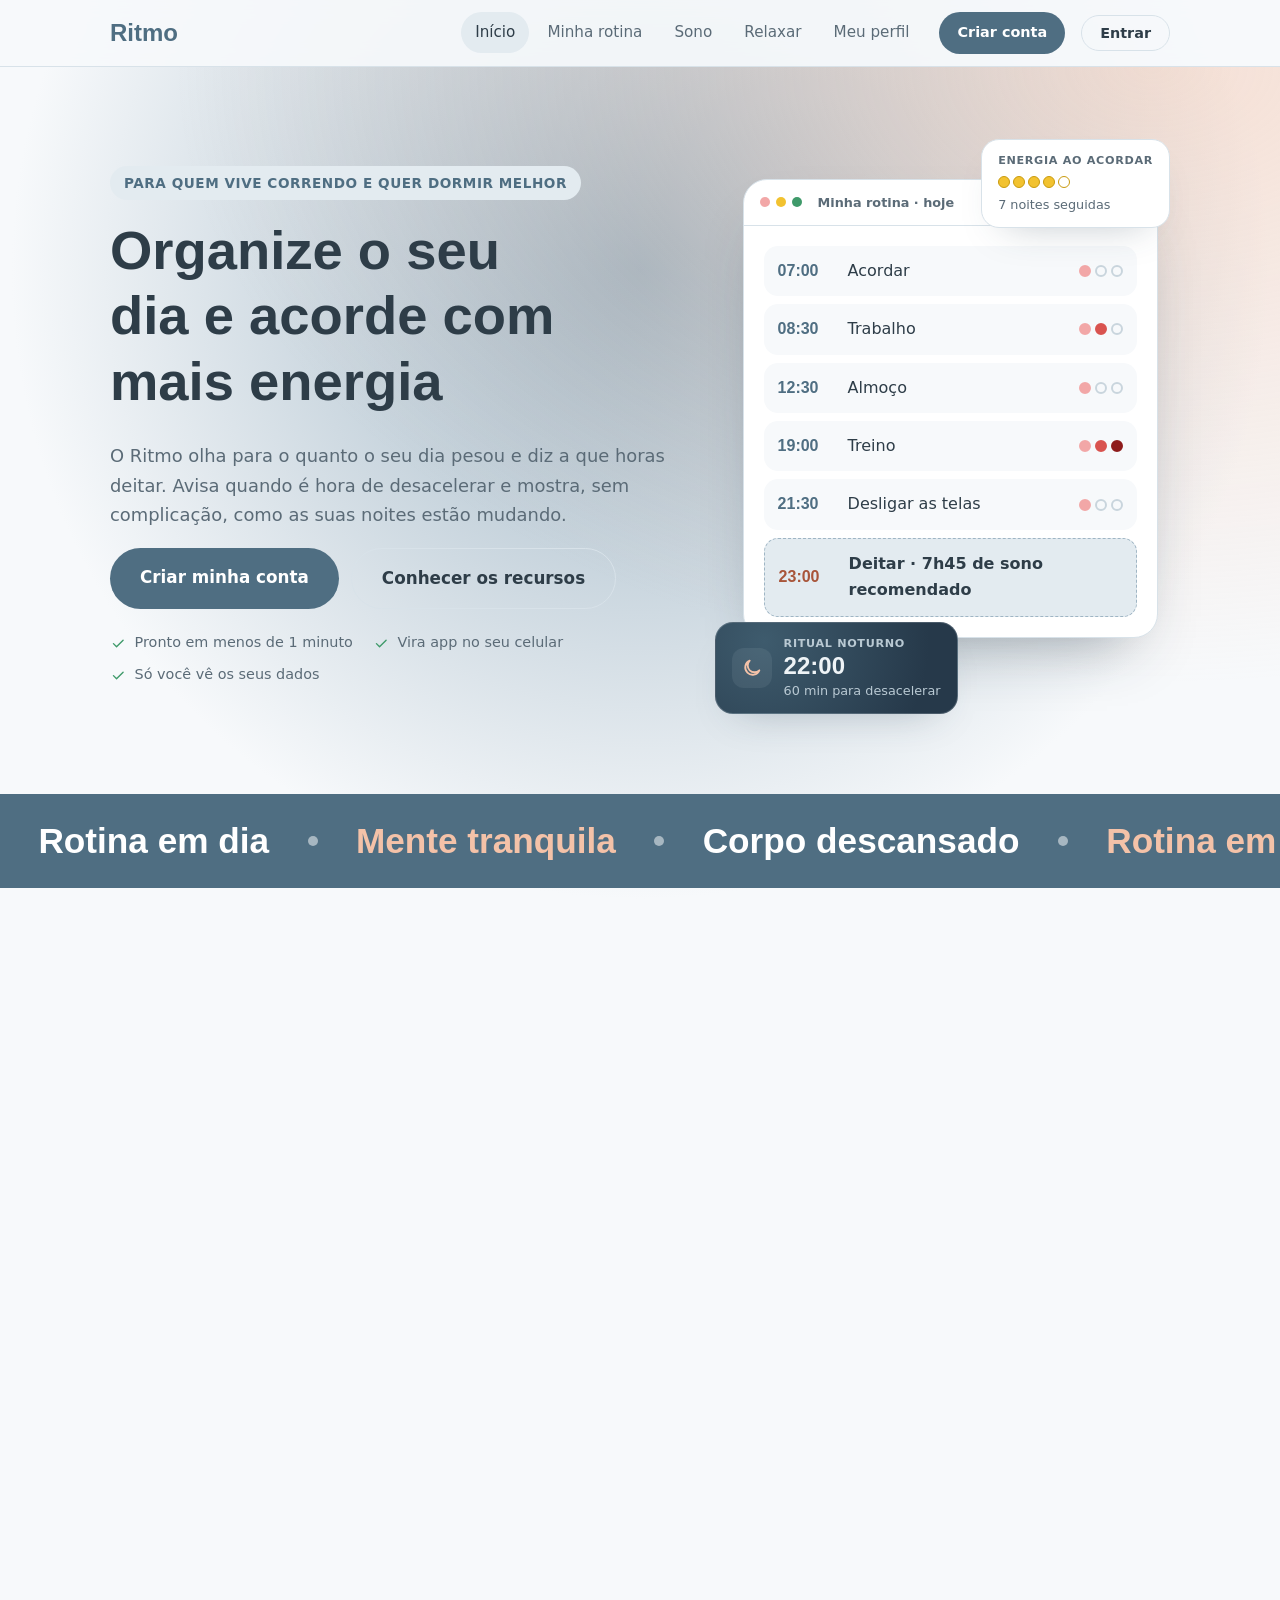
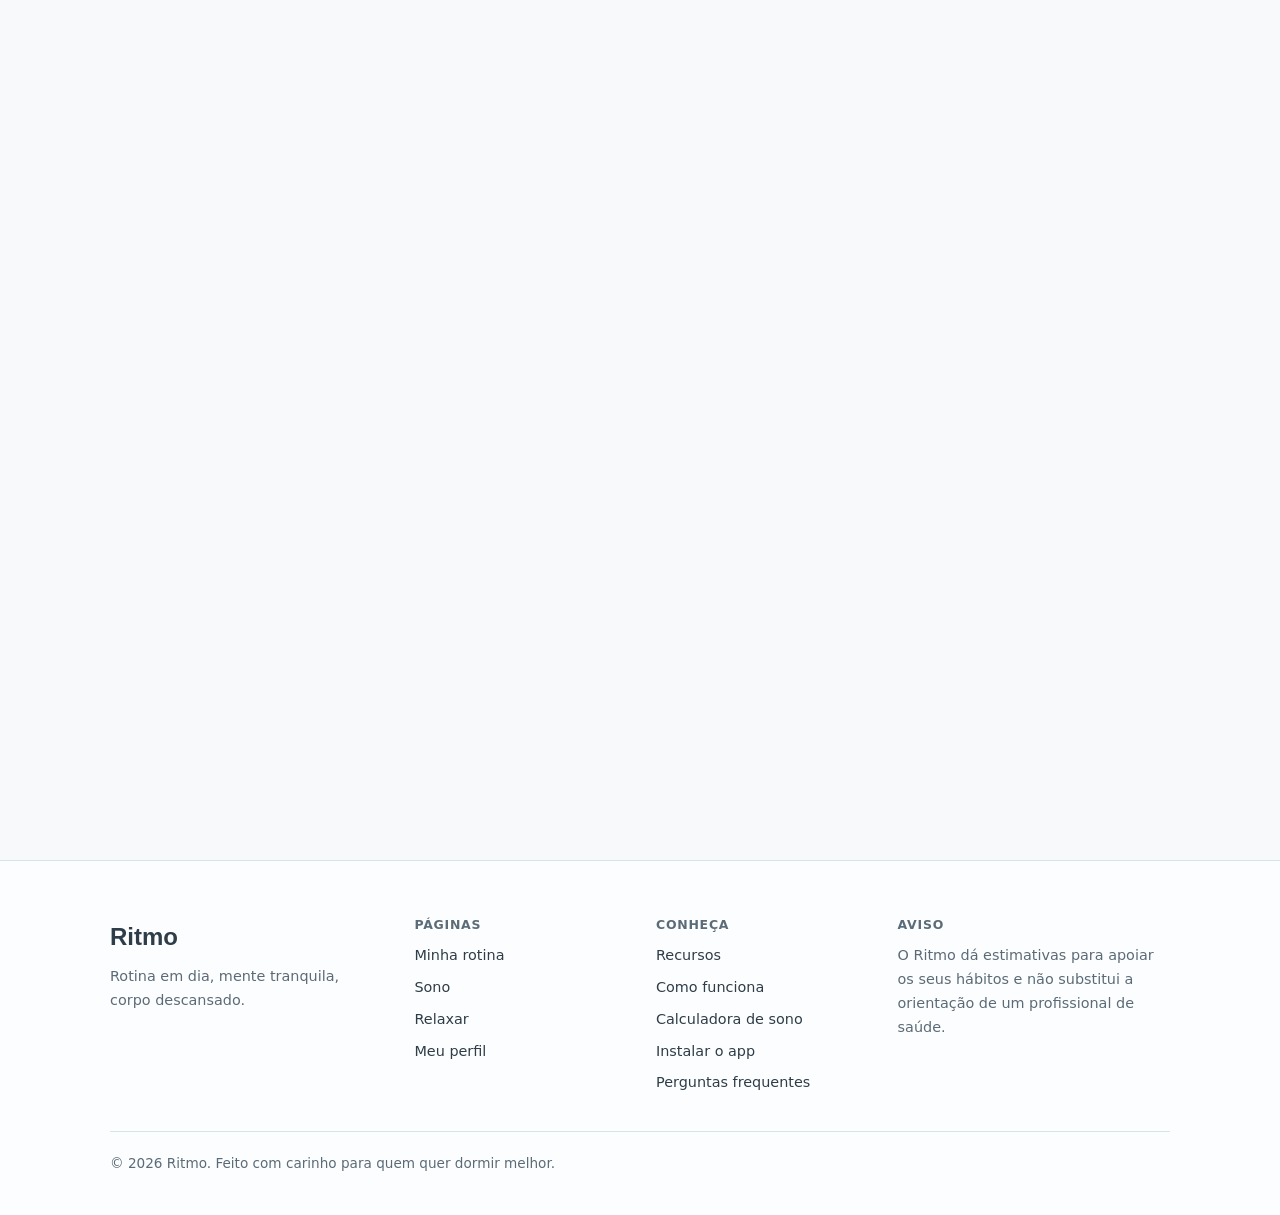
<file: index.html>
<!DOCTYPE html>
<html lang="pt-BR">
<head>
<meta charset="UTF-8" />
<!-- POLÍTICA DE SEGURANÇA (CSP). O GitHub Pages não deixa configurar cabeçalhos, então ela fica aqui,
     logo depois do charset, para valer para tudo o que vem depois. Item por item:
       script-src 'self'   só scripts que são arquivos do site (js/ e vendor/): nada escrito dentro
                           do HTML, nada de onclick= nem javascript:. Texto malicioso não executa.
       style-src-elem      estilos só de css/ e do Google Fonts; style-src-attr libera style="--cor:..."
       connect-src         conexões só com o próprio site e o Supabase do Ritmo (troque se mudar o projeto)
       img-src / font-src  imagens do site e embutidas (data:); fontes do Google Fonts
       object-src, frame-src 'none'   nada de plugins nem páginas embutidas
       base-uri 'none', form-action 'self'   ninguém troca o endereço base nem desvia formulários
     Abrir o Ritmo dentro de outro site (iframe) é barrado em js/tema.js, porque "frame-ancestors"
     não funciona nesta tag. Confira com scripts/verificar-csp.sh. -->
<meta http-equiv="Content-Security-Policy" content="default-src 'none'; script-src 'self'; style-src 'self' 'unsafe-inline' https://fonts.googleapis.com; style-src-elem 'self' https://fonts.googleapis.com; style-src-attr 'unsafe-inline'; font-src 'self' https://fonts.gstatic.com; img-src 'self' data:; connect-src 'self' https://rrsgyrymsmkihrpsmpwj.supabase.co wss://rrsgyrymsmkihrpsmpwj.supabase.co; manifest-src 'self'; worker-src 'self'; object-src 'none'; frame-src 'none'; base-uri 'none'; form-action 'self'; upgrade-insecure-requests" />
<meta name="viewport" content="width=device-width, initial-scale=1, viewport-fit=cover" />
<meta name="claude:viewport-fit-sides" content="cover" />
<!-- Nome que aparece na aba do navegador. Troque junto com CONFIG.nome no script. -->
<title>Controle de rotina e sono</title>
<meta name="description" content="Organize o seu dia, descubra a hora certa de deitar e acompanhe o seu sono com diário, check-in emocional, respiração guiada e relatório em PDF." />
<!-- Prévia do link quando o site é compartilhado (WhatsApp, redes sociais) -->
<meta property="og:type" content="website" />
<meta property="og:title" content="Ritmo · Organize o seu dia e acorde com mais energia" />
<meta property="og:description" content="O Ritmo olha para o quanto o seu dia pesou e diz a que horas deitar. Avisa quando é hora de desacelerar e mostra como as suas noites estão mudando." />
<meta property="og:locale" content="pt_BR" />
<meta name="theme-color" content="#4F6E82" />
<!-- App instalável (PWA): manifesto, ícones e ajustes do iPhone. Veja INSTALAR NO CELULAR no script. -->
<link rel="manifest" href="manifest.webmanifest" />
<link rel="icon" type="image/png" sizes="32x32" href="icons/favicon-32.png" />
<link rel="icon" type="image/png" sizes="192x192" href="icons/icon-192.png" />
<link rel="apple-touch-icon" href="icons/apple-touch-icon.png" />
<meta name="mobile-web-app-capable" content="yes" />
<meta name="apple-mobile-web-app-capable" content="yes" />
<meta name="apple-mobile-web-app-title" content="Ritmo" />
<meta name="apple-mobile-web-app-status-bar-style" content="default" />
<!-- Não envia o endereço completo da página para outros sites -->
<meta name="referrer" content="strict-origin-when-cross-origin" />
<link rel="preconnect" href="https://fonts.googleapis.com" />
<link rel="preconnect" href="https://fonts.gstatic.com" crossorigin />
<link href="https://fonts.googleapis.com/css2?family=Comfortaa:wght@500;700&family=Plus+Jakarta+Sans:wght@400;500;600;700&display=swap" rel="stylesheet" />

<!-- Aplica o tema salvo (claro ou escuro) antes de desenhar a página, para não piscar -->
<script src="js/tema.js"></script>

<link rel="stylesheet" href="css/app.css" />
</head>

<body>
<!-- ÍCONES DO SITE: desenhados uma vez aqui e reaproveitados com
     <svg class="ic"><use href="#ic-NOME"></use></svg>. Para um ícone novo, copie um <symbol>. -->
<svg class="sprite" aria-hidden="true" focusable="false">
  <symbol id="ic-check" viewBox="0 0 24 24"><path d="M5 12.5l4.5 4.5L19 7.5" /></symbol>
  <symbol id="ic-x" viewBox="0 0 24 24"><path d="M7 7l10 10M17 7 7 17" /></symbol>
  <symbol id="ic-traco" viewBox="0 0 24 24"><path d="M7 12h10" /></symbol>
  <symbol id="ic-parcial" viewBox="0 0 24 24"><circle cx="12" cy="12" r="7.5" /><path d="M12 4.5a7.5 7.5 0 0 1 0 15z" fill="currentColor" stroke="none" /></symbol>
  <symbol id="ic-lua" viewBox="0 0 24 24"><path d="M20 14.5A8 8 0 1 1 9.5 4a6.5 6.5 0 0 0 10.5 10.5z" /></symbol>
  <symbol id="ic-cadeado" viewBox="0 0 24 24"><rect x="4" y="11" width="16" height="10" rx="2" /><path d="M8 11V7a4 4 0 0 1 8 0v4" /></symbol>
  <symbol id="ic-chave" viewBox="0 0 24 24"><circle cx="8" cy="15" r="4" /><path d="M11 12l8-8M16 7l3 3M14 9l2 2" /></symbol>
  <symbol id="ic-baixar" viewBox="0 0 24 24"><path d="M12 4v11M7 10.5 12 15.5l5-5M5 20h14" /></symbol>
  <symbol id="ic-lixeira" viewBox="0 0 24 24"><path d="M4 7h16M10 11v6M14 11v6M6 7l1 13h10l1-13M9 7V4h6v3" /></symbol>
  <symbol id="ic-livro" viewBox="0 0 24 24"><path d="M4 5.5A2.5 2.5 0 0 1 6.5 3H20v15H6.5A2.5 2.5 0 0 0 4 20.5zM4 20.5A2.5 2.5 0 0 0 6.5 23H20v-5" /></symbol>
  <symbol id="ic-raio" viewBox="0 0 24 24"><path d="M13 2 4 14h7l-1 8 9-12h-7z" /></symbol>
  <symbol id="ic-onda" viewBox="0 0 24 24"><path d="M2 9c3-3 5-3 8 0s5 3 8 0 3-1 4-1M2 15c3-3 5-3 8 0s5 3 8 0 3-1 4-1" /></symbol>
  <symbol id="ic-prancheta" viewBox="0 0 24 24"><rect x="5" y="4" width="14" height="18" rx="2" /><path d="M9 4V2.5h6V4M9 11h6M9 15h6" /></symbol>
  <symbol id="ic-seta" viewBox="0 0 24 24"><path d="M5 12h14M13 6l6 6-6 6" /></symbol>
  <!-- Ícones do app no celular (menu lateral e Configurações) -->
  <symbol id="ic-engrenagem" viewBox="0 0 24 24"><circle cx="12" cy="12" r="5.6" /><circle cx="12" cy="12" r="2.2" /><path d="M12 2.6v3.2M12 18.2v3.2M2.6 12h3.2M18.2 12h3.2M5.4 5.4l2.2 2.2M16.4 16.4l2.2 2.2M5.4 18.6l2.2-2.2M16.4 7.6l2.2-2.2" stroke-width="2.6" stroke-linecap="butt" /></symbol>
  <symbol id="ic-ajuda" viewBox="0 0 24 24"><circle cx="12" cy="12" r="8.8" /><path d="M9.4 9.3a2.7 2.7 0 0 1 5.2.9c0 1.8-2.6 2.3-2.6 4M12 17.3h.01" /></symbol>
  <symbol id="ic-balao" viewBox="0 0 24 24"><path d="M4 5h16v11.5H9.5L4 20.5z" /><path d="M8 9.2h8M8 12.6h5" /></symbol>
  <symbol id="ic-pessoa-editar" viewBox="0 0 24 24"><circle cx="10" cy="7.8" r="3.8" /><path d="M3.5 20a6.8 6.8 0 0 1 9.6-6.2M14.5 20.5l.8-3 4.6-4.6 2.2 2.2-4.6 4.6z" /></symbol>
  <symbol id="ic-escudo" viewBox="0 0 24 24"><path d="M12 3 5 5.8v5.6c0 4.3 2.9 7.8 7 9.6 4.1-1.8 7-5.3 7-9.6V5.8z" /></symbol>
  <symbol id="ic-documento" viewBox="0 0 24 24"><path d="M7 3.5h7l4 4V20a.5.5 0 0 1-.5.5h-10A.5.5 0 0 1 7 20z" /><path d="M14 3.5v4h4M10 12h5M10 16h5" /></symbol>
  <symbol id="ic-coracao" viewBox="0 0 24 24"><path d="M12 20s-7.8-4.7-7.8-10.3A4.3 4.3 0 0 1 12 7.2a4.3 4.3 0 0 1 7.8 2.5C19.8 15.3 12 20 12 20z" /></symbol>
  <symbol id="ic-sino" viewBox="0 0 24 24"><path d="M6 16v-5a6 6 0 0 1 12 0v5l1.5 2h-15z" /><path d="M10 20.5a2 2 0 0 0 4 0" /></symbol>
  <symbol id="ic-contraste" viewBox="0 0 24 24"><circle cx="12" cy="12" r="8.6" /><path d="M12 3.4v17.2a8.6 8.6 0 0 0 0-17.2z" fill="currentColor" stroke="none" /></symbol>
  <symbol id="ic-globo" viewBox="0 0 24 24"><circle cx="12" cy="12" r="8.6" /><path d="M3.4 12h17.2M12 3.4c2.4 2.5 3.5 5.4 3.5 8.6s-1.1 6.1-3.5 8.6c-2.4-2.5-3.5-5.4-3.5-8.6s1.1-6.1 3.5-8.6z" /></symbol>
  <symbol id="ic-boia" viewBox="0 0 24 24"><circle cx="12" cy="12" r="8.6" /><circle cx="12" cy="12" r="3.4" /><path d="m5.9 5.9 3.7 3.7M14.4 14.4l3.7 3.7M18.1 5.9l-3.7 3.7M9.6 14.4l-3.7 3.7" /></symbol>
  <symbol id="ic-lampada" viewBox="0 0 24 24"><path d="M9 18h6M10 21h4M12 3a6 6 0 0 0-3.5 10.9c.6.5 1 1.2 1 2.1h5c0-.9.4-1.6 1-2.1A6 6 0 0 0 12 3z" /></symbol>
  <symbol id="ic-info" viewBox="0 0 24 24"><circle cx="12" cy="12" r="8.6" /><path d="M12 11v5.6M12 7.8h.01" /></symbol>
  <symbol id="ic-avancar" viewBox="0 0 24 24"><path d="m9 6 6 6-6 6" /></symbol>
  <symbol id="ic-voltar" viewBox="0 0 24 24"><path d="m15 5-7 7 7 7" /></symbol>
  <symbol id="ic-fechar" viewBox="0 0 24 24"><path d="M6 6l12 12M18 6 6 18" /></symbol>
  <symbol id="ic-marcado" viewBox="0 0 24 24"><path d="m5 12.5 4.5 4.5L19 7.5" /></symbol>
  <symbol id="ic-olho" viewBox="0 0 24 24"><path d="M2.5 12S6 5.5 12 5.5 21.5 12 21.5 12 18 18.5 12 18.5 2.5 12 2.5 12z" /><circle cx="12" cy="12" r="3" /></symbol>
  <symbol id="ic-olho-fechado" viewBox="0 0 24 24"><path d="M4 4l16 16M10.6 6.1c.5-.1.9-.1 1.4-.1 6 0 9.5 6 9.5 6a17.6 17.6 0 0 1-2.9 3.6M14.1 14.2A3 3 0 0 1 9.8 9.9M6.5 7.6C4 9.3 2.5 12 2.5 12S6 18 12 18c1.8 0 3.3-.5 4.6-1.2" /></symbol>
</svg>
<!-- FUNDO: degradê circular fixo atrás de todo o conteúdo -->
<div class="bg-glow" aria-hidden="true"></div>

<!-- CABEÇALHO: o menu é gerado a partir da lista NAV_LINKS -->
<a class="pular" href="#conteudo">Pular para o conteúdo</a>

<header class="site-header">
  <nav class="nav-inner" aria-label="Navegação principal">
    <a class="brand" href="#inicio" data-site-name>Ritmo</a>
    <div class="nav-links" id="nav-links"></div>
    <!-- Sem login: "Criar conta" e "Entrar". Com login: as iniciais e o nome, que abrem o menu lateral da conta -->
    <a class="btn btn-small" href="#rotina" id="btn-criar-topo" data-cta>Criar conta</a>
    <button class="btn btn-small" type="button" id="btn-conta">Entrar</button>
  </nav>
</header>

<!-- =====================================================
     APP NO CELULAR (até 768px, só com login). Lógica em "APP NO CELULAR", em js/app.js;
     estilos na seção 31 de css/app.css. No computador, nada disto aparece
     (o menu lateral, mais abaixo, é o único que serve aos dois).
     ===================================================== -->
<header class="app-topo" id="app-topo">
  <button class="app-avatar" type="button" id="app-avatar" aria-label="Abrir menu" aria-expanded="false" aria-controls="app-gaveta"></button>
  <a class="app-marca" href="#rotina" aria-label="Ritmo, ir para Minha rotina"><span data-site-name>Ritmo</span></a>
  <button class="app-sino" type="button" id="app-sino" aria-label="Avisos do ritual noturno" aria-expanded="false" aria-controls="app-avisos">
    <svg class="app-ic" viewBox="0 0 24 24" aria-hidden="true"><path d="M6 16v-5a6 6 0 0 1 12 0v5l1.5 2h-15z" /><path d="M10 20.5a2 2 0 0 0 4 0" /></svg>
    <span class="app-sino-ponto" id="app-sino-ponto" hidden></span>
  </button>
</header>
<!-- Avisos do ritual noturno (abre no sino) -->
<div class="app-avisos" id="app-avisos" role="dialog" aria-labelledby="app-avisos-titulo" hidden>
  <p class="app-avisos-titulo" id="app-avisos-titulo">Ritual noturno</p>
  <p class="app-avisos-texto" id="app-avisos-texto"></p>
  <div class="app-avisos-acoes">
    <button class="btn btn-small" type="button" id="app-avisos-lembrete" aria-pressed="false">Avisar 60 min antes</button>
    <button class="btn btn-ghost btn-small" type="button" data-ir-ritual>Iniciar ritual noturno</button>
  </div>
</div>

<!-- Barra de abas do celular (montada a partir de NAV_LINKS) -->
<nav class="abas" id="abas" aria-label="Navegação principal no celular"></nav>

<!-- CONEXÃO: aparece sem internet ou com alterações esperando para subir. Lógica em atualizarBarraConexao(). -->
<div class="barra-conexao" id="barra-conexao" role="status" hidden>
  <span class="conexao-ponto" aria-hidden="true"></span>
  <p id="conexao-texto"></p>
  <button class="btn btn-small btn-ghost" type="button" id="conexao-acao" hidden>Tentar de novo</button>
</div>

<!-- AVISO DE INSTALAÇÃO: só no celular, a partir da 2ª visita ou com login. Fechado, some por 30 dias. -->
<aside class="banner-instalar" id="banner-instalar" aria-label="Instalar o app" hidden>
  <img src="icons/icon-192.png" alt="" width="40" height="40" />
  <p><strong>Instale o Ritmo</strong><span>Abra a sua rotina direto da tela inicial.</span></p>
  <button class="btn btn-small" type="button" data-instalar>Instalar</button>
  <button class="banner-fechar" type="button" id="banner-instalar-fechar" aria-label="Fechar aviso de instalação">×</button>
</aside>

<main id="conteudo">

<!-- =====================================================
     PÁGINA: INÍCIO (landing page)
     ===================================================== -->
<div id="view-inicio">


  <!-- SEÇÃO: HERO. Promessa principal, chamadas para ação, selos e uma prévia do app.
       data-cta abre "Criar conta" (sem login) ou leva à rotina (com login);
       data-texto-logado é o texto do botão para quem já entrou. -->
  <section class="hero" id="inicio">
    <div class="container hero-grid">
      <div class="hero-texto revelar">
        <span class="eyebrow">Para quem vive correndo e quer dormir melhor</span>
        <h1>Organize o seu dia e acorde com mais energia</h1>
        <p class="lead">O Ritmo olha para o quanto o seu dia pesou e diz a que horas deitar. Avisa quando é hora de desacelerar e mostra, sem complicação, como as suas noites estão mudando.</p>
        <div class="cta-row">
          <a class="btn btn-grande" href="#rotina" data-cta data-texto-logado="Abrir minha rotina">Criar minha conta</a>
          <a class="btn btn-ghost btn-grande" href="#recursos">Conhecer os recursos</a>
        </div>
        <ul class="selos">
          <li><svg class="ic" aria-hidden="true"><use href="#ic-check"></use></svg>Pronto em menos de 1 minuto</li>
          <li><svg class="ic" aria-hidden="true"><use href="#ic-check"></use></svg>Vira app no seu celular</li>
          <li><svg class="ic" aria-hidden="true"><use href="#ic-check"></use></svg>Só você vê os seus dados</li>
        </ul>
      </div>

      <!-- Prévia ilustrativa. O horário segue o mesmo cálculo da página Minha rotina:
           7h + 45 min de esforço = 7h45 de sono; acordando às 07:00, deitar às 23:00. -->
      <div class="hero-visual revelar">
        <div class="janela-app" role="img" aria-label="Exemplo da página Minha rotina: eventos do dia com o esforço de cada um e a hora de deitar recomendada, 23:00, para 7 horas e 45 minutos de sono">
          <div class="janela-topo" aria-hidden="true"><i></i><i></i><i></i><b>Minha rotina · hoje</b></div>
          <div class="timeline" aria-hidden="true">
            <div class="tl-item"><time>07:00</time><span>Acordar</span><span class="esforco" data-nivel="1"><span class="bola"></span><span class="bola"></span><span class="bola"></span></span></div>
            <div class="tl-item"><time>08:30</time><span>Trabalho</span><span class="esforco" data-nivel="2"><span class="bola"></span><span class="bola"></span><span class="bola"></span></span></div>
            <div class="tl-item"><time>12:30</time><span>Almoço</span><span class="esforco" data-nivel="1"><span class="bola"></span><span class="bola"></span><span class="bola"></span></span></div>
            <div class="tl-item"><time>19:00</time><span>Treino</span><span class="esforco" data-nivel="3"><span class="bola"></span><span class="bola"></span><span class="bola"></span></span></div>
            <div class="tl-item"><time>21:30</time><span>Desligar as telas</span><span class="esforco" data-nivel="1"><span class="bola"></span><span class="bola"></span><span class="bola"></span></span></div>
            <div class="tl-item tl-highlight"><time>23:00</time><span>Deitar · 7h45 de sono recomendado</span></div>
          </div>
        </div>
        <div class="flutua flutua-sono" aria-hidden="true">
          <span class="flutua-icone"><svg class="ic"><use href="#ic-lua"></use></svg></span>
          <span><small>Ritual noturno</small><strong>22:00</strong><em>60 min para desacelerar</em></span>
        </div>
        <div class="flutua flutua-energia" aria-hidden="true">
          <small>Energia ao acordar</small>
          <span class="bolas-energia"><i class="cheia"></i><i class="cheia"></i><i class="cheia"></i><i class="cheia"></i><i></i></span>
          <em>7 noites seguidas</em>
        </div>
      </div>
    </div>
  </section>

  <!-- SEÇÃO: FAIXA ANIMADA (marquee). As frases ficam em FRASES_MARQUEE, no script. -->
  <div class="marquee">
    <p class="sr-only" id="marquee-texto">Rotina em dia · Mente tranquila · Corpo descansado</p>
    <div class="marquee-trilho" id="marquee-trilho" aria-hidden="true"></div>
  </div>

  <!-- SEÇÃO: NÚMEROS (autoridade). Dados públicos com a fonte ao lado.
       Ao trocar um número, troque também o link da fonte. -->
  <section class="section" id="numeros" aria-labelledby="numeros-titulo">
    <div class="container">
      <div class="section-head centro revelar">
        <span class="eyebrow">Por que isso importa</span>
        <h2 id="numeros-titulo">Dormir bem não é luxo. É saúde.</h2>
        <p>Antes de falar do Ritmo, vale olhar para o que a ciência já sabe. Dormir mal é bem mais comum, e mais sério, do que parece.</p>
      </div>
      <div class="numeros">
        <article class="numero revelar">
          <strong>7 a 9 h</strong>
          <p>de sono por noite é o que se recomenda para adultos de 18 a 64 anos.</p>
          <a class="fonte" href="https://www.thensf.org/sleep-duration" target="_blank" rel="noopener noreferrer">Fonte: National Sleep Foundation</a>
        </article>
        <article class="numero revelar">
          <strong>66,8%</strong>
          <p>dos brasileiros ouvidos pelo Instituto do Sono em 2021 disseram ter dificuldade para dormir. Se é o seu caso, você não está sozinho.</p>
          <a class="fonte" href="https://www.metropoles.com/saude/insonia-afeta-66-dos-brasileiros-e-olimpiada-esta-entre-as-causas" target="_blank" rel="noopener noreferrer">Fonte: Instituto do Sono, via Metrópoles</a>
        </article>
        <article class="numero revelar">
          <strong>&lt; 7 h</strong>
          <p>de sono com frequência está ligado a ganho de peso, pressão alta, depressão e mais risco de acidentes.</p>
          <a class="fonte" href="https://pmc.ncbi.nlm.nih.gov/articles/PMC4434546/" target="_blank" rel="noopener noreferrer">Fonte: AASM e Sleep Research Society, 2015</a>
        </article>
      </div>
      <p class="ponte revelar"><span>Mas como a gente chega a esse ponto? Quase sempre, sem perceber.</span> <a class="link-seta" href="#problema">Veja se você se reconhece <svg class="ic" aria-hidden="true"><use href="#ic-seta"></use></svg></a></p>
    </div>
  </section>

  <!-- SEÇÃO: PROBLEMA E SOLUÇÃO. Mostra a dor de quem não tem rotina e como o Ritmo resolve. -->
  <section class="section secao-tinta" id="problema" aria-labelledby="problema-titulo">
    <div class="container">
      <div class="section-head centro revelar">
        <span class="eyebrow">Você se reconhece?</span>
        <h2 id="problema-titulo">Quando o dia corre, o sono é o primeiro a ficar para trás</h2>
        <p>Ninguém decide dormir mal. Acontece aos poucos: uma tarefa que atrasa, um treino mais tarde, só mais um episódio da série. O cansaço de amanhã começa nas escolhas de hoje, e o Ritmo ajuda você a enxergar isso a tempo de ajustar.</p>
      </div>
      <div class="antes-depois">
        <article class="ad-coluna ad-antes revelar">
          <h3>Sem um ritmo</h3>
          <ul>
            <li><svg class="ic" aria-hidden="true"><use href="#ic-x"></use></svg>Você perde a noção da hora e, quando vê, já passou da meia-noite.</li>
            <li><svg class="ic" aria-hidden="true"><use href="#ic-x"></use></svg>Dias puxados emendam um no outro, sem pausa para recuperar.</li>
            <li><svg class="ic" aria-hidden="true"><use href="#ic-x"></use></svg>Fica difícil dizer se a semana foi de sono bom ou ruim.</li>
            <li><svg class="ic" aria-hidden="true"><use href="#ic-x"></use></svg>Você deita, mas a cabeça continua a mil.</li>
          </ul>
        </article>
        <article class="ad-coluna ad-depois revelar">
          <h3>Com o Ritmo</h3>
          <ul>
            <li><svg class="ic" aria-hidden="true"><use href="#ic-check"></use></svg>A hora de deitar acompanha o quanto o seu dia pesou.</li>
            <li><svg class="ic" aria-hidden="true"><use href="#ic-check"></use></svg>Nos dias de sobrecarga, a rotina mínima deixa só o essencial.</li>
            <li><svg class="ic" aria-hidden="true"><use href="#ic-check"></use></svg>Gráficos simples mostram o seu padrão na semana e no mês.</li>
            <li><svg class="ic" aria-hidden="true"><use href="#ic-check"></use></svg>Ritual noturno, respiração guiada e sons ajudam a desligar.</li>
          </ul>
        </article>
      </div>
      <p class="ponte revelar"><span>A boa notícia: cada um desses pontos virou uma parte do Ritmo.</span> <a class="link-seta" href="#recursos">Conheça cada uma <svg class="ic" aria-hidden="true"><use href="#ic-seta"></use></svg></a></p>
    </div>
  </section>

  <!-- SEÇÃO: RECURSOS EM ABAS. Cada aba (role="tab") mostra um painel (role="tabpanel").
       Para uma aba nova: copie um botão em .recursos-abas e um .recurso-painel com ids combinando.
       As prévias (.mock) são ilustrações em HTML e CSS, com valores de exemplo. -->
  <section class="section" id="recursos" aria-labelledby="recursos-titulo">
    <div class="container">
      <div class="section-head centro revelar">
        <span class="eyebrow">O que tem no Ritmo</span>
        <h2 id="recursos-titulo">Tudo o que você precisa para dormir melhor</h2>
        <p>São cinco partes que conversam entre si. O que você faz durante o dia muda o que o Ritmo sugere para a noite, e o que acontece à noite aparece no seu humor de manhã.</p>
      </div>

      <div class="recursos revelar">
        <div class="recursos-abas" role="tablist" aria-label="Recursos do Ritmo" data-abas>
          <button type="button" role="tab" id="aba-rotina" aria-controls="painel-rotina" aria-selected="true">Rotina do dia</button>
          <button type="button" role="tab" id="aba-sono" aria-controls="painel-sono" aria-selected="false" tabindex="-1">Sono</button>
          <button type="button" role="tab" id="aba-emocional" aria-controls="painel-emocional" aria-selected="false" tabindex="-1">Emocional</button>
          <button type="button" role="tab" id="aba-relaxar" aria-controls="painel-relaxar" aria-selected="false" tabindex="-1">Relaxar</button>
          <button type="button" role="tab" id="aba-relatorio" aria-controls="painel-relatorio" aria-selected="false" tabindex="-1">Relatório</button>
        </div>

        <!-- Aba: Rotina -->
        <div class="recurso-painel" role="tabpanel" id="painel-rotina" aria-labelledby="aba-rotina" tabindex="0">
          <div class="recurso-texto">
            <h3>Seu dia em manhã, tarde e noite</h3>
            <p>Anote seus compromissos com horário, cor e o quanto cada um cansa. O Ritmo soma tudo e ajusta quantas horas de sono o seu corpo vai pedir e a que horas deitar.</p>
            <ul class="lista-check">
              <li><svg class="ic" aria-hidden="true"><use href="#ic-check"></use></svg>Repete todo dia, em dias da semana, no mês ou uma vez só</li>
              <li><svg class="ic" aria-hidden="true"><use href="#ic-check"></use></svg>Calendário mostrando quais dias vão ser mais puxados</li>
              <li><svg class="ic" aria-hidden="true"><use href="#ic-check"></use></svg>Rotina mínima para os dias de sobrecarga</li>
              <li><svg class="ic" aria-hidden="true"><use href="#ic-check"></use></svg>Rotina de exemplo para começar em segundos</li>
            </ul>
            <a class="link-seta" href="#rotina" data-cta data-texto-logado="Abrir minha rotina">Montar minha rotina <svg class="ic" aria-hidden="true"><use href="#ic-seta"></use></svg></a>
          </div>
          <div class="mock mock-rotina" role="img" aria-label="Exemplo: agenda dividida em manhã, tarde e noite, com o esforço de cada evento e a hora de deitar">
            <div class="mock-barra" aria-hidden="true"><b>Hoje</b><span class="mock-chip">Rotina mínima</span></div>
            <div class="mock-periodos" aria-hidden="true">
              <div class="mock-periodo" data-periodo="manha">
                <span class="mock-rotulo">Manhã</span>
                <div class="mock-item"><time>07:00</time><span>Acordar</span><span class="esforco" data-nivel="1"><span class="bola"></span><span class="bola"></span><span class="bola"></span></span></div>
                <div class="mock-item"><time>08:30</time><span>Trabalho</span><span class="esforco" data-nivel="2"><span class="bola"></span><span class="bola"></span><span class="bola"></span></span></div>
              </div>
              <div class="mock-periodo" data-periodo="tarde">
                <span class="mock-rotulo">Tarde</span>
                <div class="mock-item"><time>12:30</time><span>Almoço</span><span class="esforco" data-nivel="1"><span class="bola"></span><span class="bola"></span><span class="bola"></span></span></div>
                <div class="mock-item"><time>19:00</time><span>Treino</span><span class="esforco" data-nivel="3"><span class="bola"></span><span class="bola"></span><span class="bola"></span></span></div>
              </div>
              <div class="mock-periodo" data-periodo="noite">
                <span class="mock-rotulo">Noite</span>
                <div class="mock-item"><time>22:00</time><span>Ritual de desaceleração</span></div>
                <div class="mock-item mock-destaque"><time>23:00</time><span>Deitar · 7h45 de sono</span></div>
              </div>
            </div>
          </div>
        </div>

        <!-- Aba: Sono -->
        <div class="recurso-painel" role="tabpanel" id="painel-sono" aria-labelledby="aba-sono" tabindex="0" hidden>
          <div class="recurso-texto">
            <h3>A hora certa de deitar e um diário de 1 minuto</h3>
            <p>Com o dia montado, o Ritmo mostra num relógio de 24 horas a hora de deitar. De manhã, você conta como dormiu em poucos toques, e os gráficos revelam o seu padrão de verdade.</p>
            <ul class="lista-check">
              <li><svg class="ic" aria-hidden="true"><use href="#ic-check"></use></svg>Hora de deitar pensada para o seu dia</li>
              <li><svg class="ic" aria-hidden="true"><use href="#ic-check"></use></svg>Quanto demorou para dormir, quantas vezes acordou e com que energia levantou</li>
              <li><svg class="ic" aria-hidden="true"><use href="#ic-check"></use></svg>Sequência de dias com folgas planejadas que não zeram a contagem</li>
              <li><svg class="ic" aria-hidden="true"><use href="#ic-check"></use></svg>Médias da semana e do mês em gráfico</li>
            </ul>
            <a class="link-seta" href="#sono" data-cta data-destino="sono" data-texto-logado="Abrir a página Sono">Cuidar das minhas noites <svg class="ic" aria-hidden="true"><use href="#ic-seta"></use></svg></a>
          </div>
          <!-- Anel: 7h45 de sono num dia de 24 h, começando às 23:00 -->
          <div class="mock mock-noite" role="img" aria-label="Exemplo: deitar às 23:00 e acordar às 07:00, com as horas dormidas nos últimos 7 dias">
            <div class="mock-sono-topo" aria-hidden="true">
              <svg class="mock-anel" viewBox="0 0 120 120">
                <circle class="anel-trilha" cx="60" cy="60" r="48" />
                <circle class="anel-sono" cx="60" cy="60" r="48" stroke-dasharray="97.4 301.6" transform="rotate(255 60 60)" />
                <text x="60" y="58">7h45</text>
                <text class="anel-legenda" x="60" y="76">de sono</text>
              </svg>
              <div class="mock-horarios">
                <span><small>Deite às</small><strong>23:00</strong></span>
                <span><small>Acorde às</small><strong>07:00</strong></span>
              </div>
            </div>
            <div class="mock-barras" aria-hidden="true">
              <span style="--h: 82%"><i></i><b>S</b></span>
              <span style="--h: 70%"><i></i><b>T</b></span>
              <span style="--h: 88%"><i></i><b>Q</b></span>
              <span style="--h: 64%"><i></i><b>Q</b></span>
              <span style="--h: 79%"><i></i><b>S</b></span>
              <span style="--h: 92%"><i></i><b>S</b></span>
              <span style="--h: 86%"><i></i><b>D</b></span>
            </div>
            <div class="mock-kpis" aria-hidden="true">
              <span><b>7h28</b>média</span>
              <span><b>94%</b>eficiência</span>
              <span><b>7</b>noites seguidas</span>
            </div>
          </div>
        </div>

        <!-- Aba: Emocional -->
        <div class="recurso-painel" role="tabpanel" id="painel-emocional" aria-labelledby="aba-emocional" tabindex="0" hidden>
          <div class="recurso-texto">
            <h3>Veja o que uma boa noite faz pelo seu humor</h3>
            <p>Sono e emoção andam juntos. À noite, você marca como está a cabeça; de manhã, como acordou. O Ritmo compara os dois e mostra, na prática, o quanto descansar muda o seu dia.</p>
            <ul class="lista-check">
              <li><svg class="ic" aria-hidden="true"><use href="#ic-check"></use></svg>Estresse, ansiedade e cansaço mental antes de dormir</li>
              <li><svg class="ic" aria-hidden="true"><use href="#ic-check"></use></svg>Humor ao acordar, junto do registro da manhã</li>
              <li><svg class="ic" aria-hidden="true"><use href="#ic-check"></use></svg>Comparação da noite para a manhã, em frases simples</li>
            </ul>
            <a class="link-seta" href="#sono" data-cta data-destino="sono" data-texto-logado="Fazer o check-in">Fazer meu check-in <svg class="ic" aria-hidden="true"><use href="#ic-seta"></use></svg></a>
          </div>
          <div class="mock" role="img" aria-label="Exemplo: depois de noites com 7 horas ou mais de sono, o humor ao acordar foi melhor">
            <span class="mock-legenda" aria-hidden="true">Noite → manhã</span>
            <ol class="pares" aria-hidden="true">
              <li class="par"><span class="par-data">qua → qui</span><span class="par-valor"><span class="mini-bolas tensao"><i class="cheia"></i><i class="cheia"></i><i class="cheia"></i><i class="cheia"></i><i></i></span> Tensão 4</span><span class="seta">→</span><span class="par-valor"><span class="mini-bolas humor"><i class="cheia"></i><i class="cheia"></i><i></i><i></i><i></i></span> Humor 2</span><span class="par-sono">5h40 de sono entre uma e outra</span></li>
              <li class="par"><span class="par-data">qui → sex</span><span class="par-valor"><span class="mini-bolas tensao"><i class="cheia"></i><i class="cheia"></i><i></i><i></i><i></i></span> Tensão 2</span><span class="seta">→</span><span class="par-valor"><span class="mini-bolas humor"><i class="cheia"></i><i class="cheia"></i><i class="cheia"></i><i class="cheia"></i><i></i></span> Humor 4</span><span class="par-sono">7h50 de sono entre uma e outra</span></li>
            </ol>
            <p class="mock-insight" aria-hidden="true">Depois de noites com 7h ou mais de sono, seu humor ao acordar foi <b>4,0</b>. Com menos de 7h, foi <b>2,0</b>.</p>
          </div>
        </div>

        <!-- Aba: Relaxar -->
        <div class="recurso-painel" role="tabpanel" id="painel-relaxar" aria-labelledby="aba-relaxar" tabindex="0" hidden>
          <div class="recurso-texto">
            <h3>Desacelere em poucos minutos</h3>
            <p>Quando a cabeça não desliga, o corpo pode dar o primeiro passo. Respire no ritmo de uma animação suave e deixe sons calmos tocando enquanto você se prepara para dormir.</p>
            <ul class="lista-check">
              <li><svg class="ic" aria-hidden="true"><use href="#ic-check"></use></svg>Respiração 4-7-8, quadrada e 4-6</li>
              <li><svg class="ic" aria-hidden="true"><use href="#ic-check"></use></svg>Piano, chuva, mar e ruído marrom</li>
              <li><svg class="ic" aria-hidden="true"><use href="#ic-check"></use></svg>Misture até 3 sons e escolha por quanto tempo deixar tocando</li>
            </ul>
            <a class="link-seta" href="#relaxar">Experimentar agora, sem criar conta <svg class="ic" aria-hidden="true"><use href="#ic-seta"></use></svg></a>
          </div>
          <div class="mock mock-noite mock-relaxar" role="img" aria-label="Exemplo: círculo de respiração guiada e três sons misturados">
            <div class="mock-resp" aria-hidden="true">
              <span class="mock-bolha"></span>
              <span class="mock-resp-texto"><b>Inspire</b><small>4</small></span>
            </div>
            <div class="mock-sons" aria-hidden="true">
              <span class="mock-som"><b>Piano noturno</b><i style="--v: 70%"></i></span>
              <span class="mock-som"><b>Chuva suave</b><i style="--v: 45%"></i></span>
              <span class="mock-som"><b>Ondas do mar</b><i style="--v: 30%"></i></span>
            </div>
          </div>
        </div>

        <!-- Aba: Relatório -->
        <div class="recurso-painel" role="tabpanel" id="painel-relatorio" aria-labelledby="aba-relatorio" tabindex="0" hidden>
          <div class="recurso-texto">
            <h3>Leve suas noites para a consulta</h3>
            <p>Depois de algumas semanas anotando, você tem uma história para contar. O relatório organiza o seu sono e o seu humor num resumo claro, pronto para mostrar ao médico ou ao terapeuta.</p>
            <ul class="lista-check">
              <li><svg class="ic" aria-hidden="true"><use href="#ic-check"></use></svg>Últimos 30 dias, 90 dias ou todo o histórico</li>
              <li><svg class="ic" aria-hidden="true"><use href="#ic-check"></use></svg>PDF pronto para imprimir ou mandar por mensagem</li>
              <li><svg class="ic" aria-hidden="true"><use href="#ic-check"></use></svg>Planilha (CSV) que abre no Excel e no Google Planilhas</li>
            </ul>
            <a class="link-seta" href="#perfil" data-cta data-destino="perfil" data-texto-logado="Gerar meu relatório">Gerar meu relatório <svg class="ic" aria-hidden="true"><use href="#ic-seta"></use></svg></a>
          </div>
          <div class="mock mock-papel" role="img" aria-label="Exemplo de relatório de sono com resumo das médias e uma tabela de noites">
            <div aria-hidden="true">
              <span class="papel-selo">Ritmo · Relatório de sono</span>
              <strong class="papel-nome">Últimos 30 dias</strong>
              <div class="papel-resumo">
                <span><small>Sono médio</small><b>7h12</b></span>
                <span><small>Deitar</small><b>23:20</b></span>
                <span><small>Eficiência</small><b>93%</b></span>
                <span><small>Humor</small><b>3,8</b></span>
              </div>
              <div class="papel-linhas">
                <span><i>seg, 16</i><i>23:10</i><i>07:00</i><i>7h35</i></span>
                <span><i>dom, 15</i><i>23:40</i><i>07:05</i><i>7h00</i></span>
                <span><i>sáb, 14</i><i>00:50</i><i>06:30</i><i>5h00</i></span>
              </div>
              <div class="papel-formatos"><span>PDF</span><span>CSV</span></div>
            </div>
          </div>
        </div>
      </div>
      <p class="ponte revelar"><span>Mais do que funções soltas, o que importa é como o seu dia a dia fica mais leve.</span> <a class="link-seta" href="#motivos">Veja o que muda na prática <svg class="ic" aria-hidden="true"><use href="#ic-seta"></use></svg></a></p>
    </div>
  </section>

  <!-- SEÇÃO: MOTIVOS PARA USAR. Cada .motivo é um cartão; copie um bloco para adicionar outro. -->
  <section class="section secao-tinta" id="motivos" aria-labelledby="motivos-titulo">
    <div class="container">
      <div class="section-head centro revelar">
        <span class="eyebrow">O que muda na sua vida</span>
        <h2 id="motivos-titulo">Pequenos ajustes, noites bem melhores</h2>
        <p>Dormir bem começa lá no café da manhã. Com compromissos, cansaço e sono no mesmo lugar, fica bem mais fácil fazer escolhas que o seu corpo agradece.</p>
      </div>

      <div class="motivos">
        <article class="motivo revelar">
          <span class="motivo-icone" aria-hidden="true"><svg viewBox="0 0 24 24"><circle cx="5" cy="12" r="2.5" /><circle cx="12" cy="12" r="2.5" /><circle cx="19" cy="12" r="2.5" /></svg></span>
          <h3>Sono na medida do seu dia</h3>
          <p>Cada compromisso pesa de um jeito, do leve ao pesado. Dias mais puxados pedem mais horas de descanso, e o Ritmo faz essa conta por você.</p>
        </article>
        <article class="motivo revelar">
          <span class="motivo-icone" aria-hidden="true"><svg viewBox="0 0 24 24"><rect x="3" y="5" width="18" height="16" rx="3" /><path d="M3 10h18M8 3v4M16 3v4" /></svg></span>
          <h3>Sua semana num só lugar</h3>
          <p>O que se repete todo dia, em certos dias da semana ou uma vez por mês, e o que acontece uma vez só: tudo aparece no calendário, com o peso de cada dia.</p>
        </article>
        <article class="motivo revelar">
          <span class="motivo-icone" aria-hidden="true"><svg viewBox="0 0 24 24"><circle cx="12" cy="12" r="9" /><path d="M12 7v5l3 2" /></svg></span>
          <h3>Hábito que se sustenta</h3>
          <p>Contar como dormiu leva menos de um minuto. A sequência mostra a sua constância, e os dias de descanso planejados pausam a contagem em vez de zerar.</p>
        </article>
        <article class="motivo revelar">
          <span class="motivo-icone" aria-hidden="true"><svg viewBox="0 0 24 24"><path d="M9 18V6l11-2v12" /><circle cx="6" cy="18" r="3" /><circle cx="17" cy="16" r="3" /></svg></span>
          <h3>Um momento para desacelerar</h3>
          <p>Na página Relaxar, você respira no ritmo de uma animação suave, mistura piano, chuva e mar e escolhe por quanto tempo deixar tocando.</p>
        </article>
        <article class="motivo revelar">
          <span class="motivo-icone" aria-hidden="true"><svg viewBox="0 0 24 24"><path d="M12 21s-7-4.4-7-10a4 4 0 0 1 7-2.6A4 4 0 0 1 19 11c0 5.6-7 10-7 10z" /></svg></span>
          <h3>Dias difíceis sem culpa</h3>
          <p>Tem dia que não dá, e tudo bem. Ligue a rotina mínima e o Ritmo esconde o secundário, deixando só o básico: água, um horário mínimo de sono e um ritual curto.</p>
        </article>
        <article class="motivo revelar">
          <span class="motivo-icone" aria-hidden="true"><svg viewBox="0 0 24 24"><path d="M20 14.5A8 8 0 1 1 9.5 4a6.5 6.5 0 0 0 10.5 10.5z" /></svg></span>
          <h3>Do jeito que você prefere</h3>
          <p>Modo claro ou escuro, uma cor para cada compromisso e dicas de descanso que você liga e desliga quando quiser.</p>
        </article>
      </div>
      <p class="ponte revelar"><span>Parece muita coisa? Na prática, começar é simples.</span> <a class="link-seta" href="#como-funciona">São só três passos <svg class="ic" aria-hidden="true"><use href="#ic-seta"></use></svg></a></p>
    </div>
  </section>

  <!-- SEÇÃO: COMO FUNCIONA. Cada .step é um passo; copie um bloco para adicionar outro. -->
  <section class="section" id="como-funciona" aria-labelledby="como-titulo">
    <div class="container">
      <div class="section-head centro revelar">
        <span class="eyebrow">Como começar</span>
        <h2 id="como-titulo">Três passos para uma rotina que respeita o seu sono</h2>
        <p>Não precisa mudar tudo de uma vez. Em poucos minutos, você sai do improviso e passa a ter horários que fazem sentido para o seu corpo.</p>
      </div>

      <div class="steps">
        <article class="step revelar">
          <div class="step-num">1</div>
          <h3>Crie sua conta</h3>
          <p>Nome, e-mail, celular e uma senha. Leva menos de um minuto, e tudo o que você anotar fica guardado na sua conta.</p>
        </article>
        <article class="step revelar">
          <div class="step-num">2</div>
          <h3>Anote seus compromissos</h3>
          <p>Dê um nome e um horário, diga quando se repete (todo dia, em dias da semana, no mês ou uma vez só), escolha uma cor e conte o quanto aquilo cansa.</p>
          <ul class="legenda-esforco">
            <li><span class="esforco" data-nivel="1" aria-hidden="true"><span class="bola"></span><span class="bola"></span><span class="bola"></span></span> Esforço leve</li>
            <li><span class="esforco" data-nivel="2" aria-hidden="true"><span class="bola"></span><span class="bola"></span><span class="bola"></span></span> Esforço médio</li>
            <li><span class="esforco" data-nivel="3" aria-hidden="true"><span class="bola"></span><span class="bola"></span><span class="bola"></span></span> Esforço pesado</li>
          </ul>
        </article>
        <article class="step revelar">
          <div class="step-num">3</div>
          <h3>Cuide das suas noites</h3>
          <p>Na página Sono, veja a que horas deitar e conte como dormiu em segundos. Em Meu perfil, acompanhe como as semanas evoluem.</p>
        </article>
      </div>
      <div class="centro-cta revelar">
        <a class="btn" href="#rotina" data-cta data-texto-logado="Abrir minha rotina">Começar agora</a>
        <span>Sem instalar nada: funciona direto no navegador.</span>
      </div>
      <p class="ponte revelar"><span>Quer sentir na prática antes de criar a conta?</span> <a class="link-seta" href="#calculadora">Faça um teste rápido <svg class="ic" aria-hidden="true"><use href="#ic-seta"></use></svg></a></p>
    </div>
  </section>

  <!-- SEÇÃO: CALCULADORA RÁPIDA DE SONO (lógica em SLEEP_SETTINGS). Funciona sem conta. -->
  <section class="section" id="calculadora" aria-labelledby="calc-titulo">
    <div class="container">
      <div class="sleep-box revelar">
        <div class="calc-grid">
          <div>
            <span class="eyebrow">Teste agora, sem cadastro</span>
            <h2 id="calc-titulo">A que horas eu deveria dormir?</h2>
            <p>Diga a que horas você precisa acordar e veja boas opções para deitar. A conta usa ciclos de sono de 90 minutos e uns 15 minutos para você pegar no sono.</p>
            <p class="note">É uma estimativa geral e não substitui a orientação de um profissional de saúde.</p>
          </div>
          <div>
            <div class="field">
              <label for="hora-acordar">Preciso acordar às</label>
              <input type="time" id="hora-acordar" value="07:00" />
            </div>
            <ul class="results" id="resultados" aria-live="polite"></ul>
            <p class="calc-cta">Esse cálculo vale para qualquer pessoa. Quer um horário que leve em conta o seu dia de verdade? <a href="#rotina" data-cta data-texto-logado="Veja na sua rotina">Crie sua conta</a>.</p>
          </div>
        </div>
      </div>
      <p class="ponte revelar"><span>E cada pessoa tem um dia bem diferente da outra.</span> <a class="link-seta" href="#para-quem">Veja para quem o Ritmo foi pensado <svg class="ic" aria-hidden="true"><use href="#ic-seta"></use></svg></a></p>
    </div>
  </section>

  <!-- SEÇÃO: PARA QUEM É. Perfis de uso com o recurso que mais ajuda cada um. -->
  <section class="section secao-tinta" id="para-quem" aria-labelledby="para-quem-titulo">
    <div class="container">
      <div class="section-head centro revelar">
        <span class="eyebrow">Para quem é</span>
        <h2 id="para-quem-titulo">Feito para rotinas reais, não para dias perfeitos</h2>
        <p>Se o seu dia quase nunca sai como planejado, você está no lugar certo. Veja como o Ritmo ajuda em rotinas bem diferentes.</p>
      </div>
      <div class="perfis-uso">
        <article class="perfil-uso revelar">
          <span class="perfil-uso-icone" aria-hidden="true"><svg class="ic"><use href="#ic-livro"></use></svg></span>
          <h3>Quem estuda e trabalha</h3>
          <p>Jornada dupla, provas e prazos apertados. Nos dias mais puxados, a rotina mínima segura as pontas sem você largar tudo.</p>
          <span class="tag-recurso">Rotina mínima</span>
        </article>
        <article class="perfil-uso revelar">
          <span class="perfil-uso-icone" aria-hidden="true"><svg class="ic"><use href="#ic-raio"></use></svg></span>
          <h3>Quem treina ou tem um dia físico</h3>
          <p>Treino e trabalho pesado cansam o corpo. O Ritmo aumenta o sono recomendado e adianta a hora de deitar.</p>
          <span class="tag-recurso">Esforço por evento</span>
        </article>
        <article class="perfil-uso revelar">
          <span class="perfil-uso-icone" aria-hidden="true"><svg class="ic"><use href="#ic-onda"></use></svg></span>
          <h3>Quem deita e não desliga</h3>
          <p>O corpo está cansado, mas a mente segue acelerada. Check-in emocional, ritual de 60 minutos e respiração guiada ajudam a cabeça a acompanhar o corpo.</p>
          <span class="tag-recurso">Check-in emocional</span>
        </article>
        <article class="perfil-uso revelar">
          <span class="perfil-uso-icone" aria-hidden="true"><svg class="ic"><use href="#ic-prancheta"></use></svg></span>
          <h3>Quem faz acompanhamento de saúde</h3>
          <p>Leve um relatório claro das suas noites para o médico ou o terapeuta, em PDF ou planilha.</p>
          <span class="tag-recurso">Relatório de sono</span>
        </article>
      </div>
      <p class="ponte revelar"><span>Talvez você já tente se organizar com o despertador ou uma planilha.</span> <a class="link-seta" href="#comparar">Veja a diferença <svg class="ic" aria-hidden="true"><use href="#ic-seta"></use></svg></a></p>
    </div>
  </section>

  <!-- SEÇÃO: COMPARAÇÃO. Cada célula tem ícone e texto (a cor nunca é a única pista). -->
  <section class="section" id="comparar" aria-labelledby="comparar-titulo">
    <div class="container">
      <div class="section-head centro revelar">
        <span class="eyebrow">Por que não só o despertador?</span>
        <h2 id="comparar-titulo">Mais do que um alarme, mais simples que uma planilha</h2>
        <p>O despertador só acorda você, e a planilha só guarda números. O Ritmo junta as duas coisas e ainda faz as contas no seu lugar.</p>
      </div>
      <div class="tabela-comparar-rolagem revelar">
        <table class="tabela-comparar">
          <caption class="sr-only">Comparação entre o Ritmo, o alarme do celular e uma planilha ou caderno</caption>
          <thead>
            <tr><th scope="col">Recurso</th><th scope="col" class="col-ritmo">Ritmo</th><th scope="col">Alarme do celular</th><th scope="col">Planilha ou caderno</th></tr>
          </thead>
          <tbody>
            <tr><th scope="row">Hora de deitar calculada pelo esforço do dia</th><td class="col-ritmo sim"><svg class="ic" aria-hidden="true"><use href="#ic-check"></use></svg>Sim</td><td class="nao"><svg class="ic" aria-hidden="true"><use href="#ic-traco"></use></svg>Não</td><td class="nao"><svg class="ic" aria-hidden="true"><use href="#ic-traco"></use></svg>Não</td></tr>
            <tr><th scope="row">Agenda com esforço e calendário</th><td class="col-ritmo sim"><svg class="ic" aria-hidden="true"><use href="#ic-check"></use></svg>Sim</td><td class="nao"><svg class="ic" aria-hidden="true"><use href="#ic-traco"></use></svg>Não</td><td class="parcial"><svg class="ic" aria-hidden="true"><use href="#ic-parcial"></use></svg>Manual</td></tr>
            <tr><th scope="row">Diário de sono em menos de 1 minuto</th><td class="col-ritmo sim"><svg class="ic" aria-hidden="true"><use href="#ic-check"></use></svg>Sim</td><td class="nao"><svg class="ic" aria-hidden="true"><use href="#ic-traco"></use></svg>Não</td><td class="parcial"><svg class="ic" aria-hidden="true"><use href="#ic-parcial"></use></svg>Manual</td></tr>
            <tr><th scope="row">Médias e gráficos automáticos</th><td class="col-ritmo sim"><svg class="ic" aria-hidden="true"><use href="#ic-check"></use></svg>Sim</td><td class="nao"><svg class="ic" aria-hidden="true"><use href="#ic-traco"></use></svg>Não</td><td class="parcial"><svg class="ic" aria-hidden="true"><use href="#ic-parcial"></use></svg>Se você montar</td></tr>
            <tr><th scope="row">Aviso para começar a desacelerar</th><td class="col-ritmo sim"><svg class="ic" aria-hidden="true"><use href="#ic-check"></use></svg>Ritual de 60 min</td><td class="parcial"><svg class="ic" aria-hidden="true"><use href="#ic-parcial"></use></svg>Lembrete simples</td><td class="nao"><svg class="ic" aria-hidden="true"><use href="#ic-traco"></use></svg>Não</td></tr>
            <tr><th scope="row">Check-in emocional antes e depois do sono</th><td class="col-ritmo sim"><svg class="ic" aria-hidden="true"><use href="#ic-check"></use></svg>Sim</td><td class="nao"><svg class="ic" aria-hidden="true"><use href="#ic-traco"></use></svg>Não</td><td class="parcial"><svg class="ic" aria-hidden="true"><use href="#ic-parcial"></use></svg>Manual</td></tr>
            <tr><th scope="row">Respiração guiada e sons para relaxar</th><td class="col-ritmo sim"><svg class="ic" aria-hidden="true"><use href="#ic-check"></use></svg>Sim</td><td class="nao"><svg class="ic" aria-hidden="true"><use href="#ic-traco"></use></svg>Não</td><td class="nao"><svg class="ic" aria-hidden="true"><use href="#ic-traco"></use></svg>Não</td></tr>
            <tr><th scope="row">Relatório para levar à consulta</th><td class="col-ritmo sim"><svg class="ic" aria-hidden="true"><use href="#ic-check"></use></svg>PDF e CSV</td><td class="nao"><svg class="ic" aria-hidden="true"><use href="#ic-traco"></use></svg>Não</td><td class="parcial"><svg class="ic" aria-hidden="true"><use href="#ic-parcial"></use></svg>Manual</td></tr>
          </tbody>
        </table>
      </div>
      <p class="dica-deslizar" aria-hidden="true">Deslize a tabela para o lado para ver tudo →</p>
      <p class="ponte revelar"><span>E para ter tudo isso sempre à mão, o Ritmo cabe no seu bolso.</span> <a class="link-seta" href="#instalar">Veja como instalar <svg class="ic" aria-hidden="true"><use href="#ic-seta"></use></svg></a></p>
    </div>
  </section>

  <!-- SEÇÃO: INSTALAR NO CELULAR. Os passos de cada aparelho vêm de PASSOS_INSTALACAO, no script;
       o botão "Instalar" só aparece quando o navegador oferece a instalação em um toque. -->
  <section class="section secao-tinta" id="instalar" aria-labelledby="instalar-titulo">
    <div class="container instalar-grid">
      <div class="revelar">
        <span class="eyebrow">App no celular</span>
        <h2 id="instalar-titulo">Leve o Ritmo no bolso</h2>
        <p class="instalar-lead">Instale o Ritmo na tela inicial e abra como qualquer aplicativo: com ícone próprio, em tela cheia e sem passar pela loja.</p>
        <ul class="lista-check">
          <li><svg class="ic" aria-hidden="true"><use href="#ic-check"></use></svg>Abre em um toque, direto na sua rotina</li>
          <li><svg class="ic" aria-hidden="true"><use href="#ic-check"></use></svg>Tela cheia, sem a barra do navegador</li>
          <li><svg class="ic" aria-hidden="true"><use href="#ic-check"></use></svg>Quase não ocupa espaço no celular</li>
          <li><svg class="ic" aria-hidden="true"><use href="#ic-check"></use></svg>Funciona sem internet e atualiza sozinho quando a conexão volta</li>
        </ul>

        <div class="instalar-caixa" id="instalar-caixa">
          <div class="instalar-topo">
            <img class="instalar-icone" src="icons/icon-192.png" alt="" width="52" height="52" />
            <p><strong>Ritmo</strong><span id="instalar-status">Rotina e sono</span></p>
            <button class="btn" type="button" id="btn-instalar" data-instalar hidden>Instalar</button>
          </div>
          <div class="recursos-abas abas-instalar" role="tablist" aria-label="Como instalar em cada aparelho" data-abas>
            <button type="button" role="tab" id="aba-inst-android" aria-controls="painel-inst-android" aria-selected="true">Android</button>
            <button type="button" role="tab" id="aba-inst-ios" aria-controls="painel-inst-ios" aria-selected="false" tabindex="-1">iPhone</button>
            <button type="button" role="tab" id="aba-inst-computador" aria-controls="painel-inst-computador" aria-selected="false" tabindex="-1">Computador</button>
          </div>
          <div role="tabpanel" id="painel-inst-android" aria-labelledby="aba-inst-android" data-passos="android" tabindex="0"></div>
          <div role="tabpanel" id="painel-inst-ios" aria-labelledby="aba-inst-ios" data-passos="ios" tabindex="0" hidden></div>
          <div role="tabpanel" id="painel-inst-computador" aria-labelledby="aba-inst-computador" data-passos="computador" tabindex="0" hidden></div>
        </div>
      </div>

      <!-- Ilustração: tela inicial de um celular com o ícone do Ritmo (os outros ícones são genéricos) -->
      <div class="celular revelar" role="img" aria-label="Ilustração: o ícone do Ritmo na tela inicial de um celular">
        <div class="celular-tela" aria-hidden="true">
          <div class="celular-status"><b>22:00</b><span></span></div>
          <div class="celular-grade">
            <i></i><i></i><i></i><i></i>
            <i></i><i></i><i></i><i></i>
            <i></i><i></i><i></i>
            <span class="celular-app"><img src="icons/icon-192.png" alt="" width="56" height="56" /><small>Ritmo</small></span>
          </div>
          <div class="celular-dock"><i></i><i></i><i></i><i></i></div>
        </div>
      </div>
    </div>
    <div class="container">
      <p class="ponte revelar"><span>Ainda ficou alguma pergunta no ar?</span> <a class="link-seta" href="#perguntas">Veja as respostas <svg class="ic" aria-hidden="true"><use href="#ic-seta"></use></svg></a></p>
    </div>
  </section>

  <!-- SEÇÃO: PERGUNTAS FREQUENTES. Cada <details> é uma pergunta; copie um bloco para adicionar outra. -->
  <section class="section" id="perguntas" aria-labelledby="perguntas-titulo">
    <div class="container faq-grid">
      <div class="section-head revelar">
        <span class="eyebrow">Perguntas frequentes</span>
        <h2 id="perguntas-titulo">O que todo mundo pergunta antes de começar</h2>
        <p>Juntamos aqui as dúvidas mais comuns. Se a sua estiver entre elas, a resposta é curta e direta.</p>
        <a class="btn btn-ghost" href="#rotina" data-cta data-texto-logado="Abrir minha rotina">Criar minha conta</a>
      </div>
      <div class="faq revelar">
        <details class="faq-item">
          <summary>Preciso baixar um aplicativo na loja?</summary>
          <div class="faq-resposta"><p>Não. O Ritmo funciona no navegador do celular e do computador. Se quiser, dá para instalar na tela inicial em poucos toques, e ele abre como um app, com ícone próprio e em tela cheia. O passo a passo está em Leve o Ritmo no bolso, um pouco mais acima.</p></div>
        </details>
        <details class="faq-item">
          <summary>Como o Ritmo calcula o sono recomendado?</summary>
          <div class="faq-resposta"><p>A conta começa em 7 horas e soma 5 minutos por compromisso leve, 10 por médio e 20 por pesado, sempre entre 7 e 9 horas, a faixa indicada para adultos. Para a hora de deitar, o Ritmo ainda reserva uns 15 minutos para você pegar no sono.</p></div>
        </details>
        <details class="faq-item">
          <summary>Preciso cadastrar tudo o que faço no dia?</summary>
          <div class="faq-resposta"><p>Não. Comece pelos compromissos principais, ou carregue a rotina de exemplo e vá ajustando. E nos dias de sobrecarga, a rotina mínima mostra só o essencial.</p></div>
        </details>
        <details class="faq-item">
          <summary>E se eu esquecer de registrar uma noite?</summary>
          <div class="faq-resposta"><p>Acontece com todo mundo. Você pode registrar depois, e os dias de descanso planejados (até dois por semana) pausam a sua sequência em vez de zerar.</p></div>
        </details>
        <details class="faq-item">
          <summary>Funciona sem internet?</summary>
          <div class="faq-resposta"><p>Funciona. Depois de entrar uma vez, você abre o Ritmo, vê a sua rotina e anota compromissos, noites e check-ins mesmo sem conexão. Tudo fica guardado no aparelho e vai sozinho para a sua conta quando a internet voltar. Só entrar, criar a conta e excluí-la precisam de conexão.</p></div>
        </details>
        <details class="faq-item">
          <summary>Meus dados ficam seguros?</summary>
          <div class="faq-resposta"><p>Ficam. O Ritmo segue a Lei Geral de Proteção de Dados (LGPD, Lei nº 13.709/2018), que protege as suas informações pessoais e garante os seus direitos sobre elas: saber quais dados estão guardados, ter acesso a eles, corrigir o que estiver errado, levar uma cópia e pedir que sejam apagados a qualquer momento.</p></div>
        </details>
        <details class="faq-item">
          <summary>Funciona com relógio inteligente ou anel de sono?</summary>
          <div class="faq-resposta"><p>Ainda não, mas está nos planos. A base para trazer as noites do Apple Health, do Google Fit, da Garmin e do Oura já está pronta, e essas conexões vão chegar aos poucos. Por enquanto, o registro é manual e leva menos de um minuto.</p></div>
        </details>
        <details class="faq-item">
          <summary>O Ritmo substitui um médico?</summary>
          <div class="faq-resposta"><p>Não. O Ritmo dá estimativas e ajuda você a enxergar os seus hábitos. Se o sono ruim continuar, procure um profissional de saúde, e leve o relatório em PDF para ajudar na conversa.</p></div>
        </details>
      </div>
    </div>
  </section>

  <!-- SEÇÃO: CHAMADA FINAL -->
  <section class="section" aria-labelledby="cta-final-titulo">
    <div class="container">
      <div class="cta-band revelar">
        <span class="eyebrow eyebrow-claro">Sua próxima noite começa agora</span>
        <h2 id="cta-final-titulo">Descubra hoje a que horas você deveria deitar</h2>
        <p>Crie sua conta, carregue a rotina de exemplo e veja o seu horário em menos de um minuto. Hoje à noite você já deita com um plano.</p>
        <div class="cta-row cta-centro">
          <a class="btn" href="#rotina" data-cta data-texto-logado="Abrir minha rotina">Criar minha conta</a>
          <a class="btn btn-contorno" href="#calculadora">Testar a calculadora</a>
        </div>
        <ul class="selos selos-claro">
          <li><svg class="ic" aria-hidden="true"><use href="#ic-check"></use></svg>Celular e computador</li>
          <li><svg class="ic" aria-hidden="true"><use href="#ic-check"></use></svg>Exporte ou exclua quando quiser</li>
        </ul>
      </div>
    </div>
  </section>

</div>

<!-- =====================================================
     PÁGINA: MINHA ROTINA (abre em #rotina; exige login)
     ===================================================== -->
<div id="view-rotina" hidden>
  <section class="rotina">
    <div class="container">

      <!-- Enquanto conecta ao banco de dados -->
      <div class="cartao bloqueio" id="rotina-carregando">
        <p>Carregando sua rotina…</p>
      </div>

      <!-- Estado sem login -->
      <div class="cartao bloqueio" id="rotina-bloqueio" hidden>
        <h1>Minha rotina</h1>
        <p>Entre na sua conta para anotar os seus compromissos e descobrir quantas horas de sono o seu dia pede.</p>
        <div class="cta-row">
          <button class="btn" type="button" data-abrir="entrar">Entrar</button>
          <button class="btn btn-ghost" type="button" data-abrir="criar">Criar conta</button>
        </div>
      </div>

      <!-- Aplicativo (com login) -->
      <div id="rotina-app" hidden>
        <div class="pagina-topo">
          <div>
            <span class="eyebrow">Minha rotina</span>
            <h1 id="rotina-saudacao">Olá!</h1>
            <p class="lead">Seu dia, dividido em manhã, tarde e noite. Quando estiver puxado demais, ligue a rotina mínima e fique só com o básico.</p>
          </div>
          <!-- Modo rotina mínima: vale só para o dia de hoje (salvo em checkins_diarios.modo_minimo) -->
          <button class="btn btn-ghost btn-small btn-minimo" type="button" id="btn-minimo" aria-pressed="false">Modo rotina mínima</button>
        </div>
        <p class="aviso-modo" id="aviso-modo" hidden></p>

        <!-- INÍCIO DO APP (só no celular): status do dia, 3 números, 2 atalhos e o ritual.
             Preenchido em renderizarAppInicio(), com os mesmos cálculos do resto do site. -->
        <div class="app-inicio" id="app-inicio">
          <button class="app-status" type="button" id="app-status">
            <svg class="app-ic" data-icone="ritual" viewBox="0 0 24 24" aria-hidden="true"><path d="M20 14.5A8 8 0 1 1 9.5 4a6.5 6.5 0 0 0 10.5 10.5z" /></svg>
            <svg class="app-ic" data-icone="minimo" viewBox="0 0 24 24" aria-hidden="true"><rect x="3" y="7.5" width="16" height="9" rx="2.5" /><path d="M21.5 10.5v3M6.5 10.5v3" /></svg>
            <span class="app-status-texto"><strong id="app-status-titulo">Ritual noturno</strong><span id="app-status-sub">60 min</span></span>
            <svg class="app-ic" data-seta viewBox="0 0 24 24" aria-hidden="true"><path d="m9 6 6 6-6 6" /></svg>
          </button>
          <dl class="app-metricas">
            <div class="app-metrica">
              <svg class="app-ic" viewBox="0 0 24 24" aria-hidden="true"><path d="M20 14.5A8 8 0 1 1 9.5 4a6.5 6.5 0 0 0 10.5 10.5z" /></svg>
              <dt>Deitar às</dt>
              <dd id="app-deitar">—</dd>
            </div>
            <div class="app-metrica">
              <svg class="app-ic" viewBox="0 0 24 24" aria-hidden="true"><path d="M12 3c.8 3.2 5 5.4 5 10.2A5 5 0 0 1 7 13.5c0-2.4 1.3-4 2.6-5.1.2 1.7 1.1 2.8 2.4 3.2-.4-3.1-.6-5.6 0-8.6z" /></svg>
              <dt>Sequência</dt>
              <dd id="app-sequencia">0</dd>
            </div>
            <div class="app-metrica">
              <svg class="app-ic" viewBox="0 0 24 24" aria-hidden="true"><circle cx="12" cy="12" r="8.5" /><path d="M12 7.5V12l3 2" /></svg>
              <dt>Sono ideal</dt>
              <dd id="app-sono">—</dd>
            </div>
          </dl>
          <div class="app-atalhos">
            <button class="app-pilula" type="button" id="app-minimo" aria-pressed="false"><svg class="app-ic" viewBox="0 0 24 24" aria-hidden="true"><rect x="3" y="7.5" width="16" height="9" rx="2.5" /><path d="M21.5 10.5v3M6.5 10.5v3" /></svg><span>Rotina mínima</span></button>
            <button class="app-pilula" type="button" id="app-relatorio"><svg class="app-ic" viewBox="0 0 24 24" aria-hidden="true"><path d="M7 3.5h7l4 4V20a.5.5 0 0 1-.5.5h-10A.5.5 0 0 1 7 20z" /><path d="M14 3.5v4h4M10 12h5M10 16h5" /></svg><span>Relatório</span></button>
          </div>
          <button class="app-cta" type="button" data-ir-ritual><svg class="app-ic" viewBox="0 0 24 24" aria-hidden="true"><path d="M8 5.5v13l10.5-6.5z" fill="currentColor" stroke="none" /></svg><span>Iniciar ritual noturno</span></button>
        </div>

        <!-- SEÇÃO: AVISO E BÁSICO DO DIA NO MODO ROTINA MÍNIMA (montado em renderizarBasico) -->
        <div class="banner-minimo" id="banner-minimo" hidden>
          <div>
            <strong>Dia de sobrecarga</strong>
            <p>Hoje o Ritmo mostra só o essencial: água, um horário mínimo de sono, um ritual curto e os eventos que você marcou como essenciais. Pegar leve num dia difícil também é cuidar de você.</p>
          </div>
          <button class="btn btn-small" type="button" data-alternar-minimo>Voltar à rotina completa</button>
        </div>
        <div class="basico-hoje" id="basico-hoje" hidden></div>

        <!-- SEÇÃO: HOJE POR PERÍODO (Manhã, Tarde, Noite e ritual de desaceleração; montada em renderizarHoje) -->
        <section class="hoje" aria-labelledby="titulo-hoje">
          <div class="secao-topo">
            <div>
              <h2 id="titulo-hoje">Hoje</h2>
              <p class="secao-sub" id="hoje-sub"></p>
            </div>
            <button class="btn btn-ghost btn-small" type="button" data-dicas>Dicas de descanso</button>
          </div>
          <div class="periodos" id="periodos"></div>
        </section>

        <div class="rotina-grid">
          <!-- SEÇÃO: FORMULÁRIO DE NOVO EVENTO -->
          <section class="cartao cartao-novo-evento" aria-labelledby="titulo-novo">
            <h2 id="titulo-novo">Novo evento</h2>
            <p class="secao-sub">O que vem pela frente? Conte também o quanto isso cansa: é daí que sai a sua hora de deitar.</p>
            <form class="form-evento" id="form-evento" novalidate>
              <label class="campo">
                <span>Nome do evento</span>
                <input type="text" id="ev-nome" name="nome" maxlength="40" placeholder="Ex.: Academia" autocomplete="off" />
              </label>

              <!-- Início e fim: horario e horario_fim no banco. Terminar antes do início = termina no dia seguinte -->
              <div class="campo">
                <div class="linha-campos">
                  <label class="campo">
                    <span>Começa às</span>
                    <input type="time" id="ev-horario" name="horario" />
                  </label>
                  <label class="campo">
                    <span>Termina às</span>
                    <input type="time" id="ev-horario-fim" name="horarioFim" />
                  </label>
                </div>
                <p class="dica" id="ev-duracao" aria-live="polite">Marque também quando o evento acaba, para o Ritmo saber se ele invade o seu horário de sono.</p>
              </div>
              <label class="campo">
                <span id="rotulo-data">Começa em</span>
                <input type="date" id="ev-data" name="data" />
              </label>

              <!-- Frequência: os valores batem com a coluna "frequencia" do banco -->
              <fieldset class="campo">
                <legend>Frequência</legend>
                <div class="pilulas">
                  <label class="pilula"><input type="radio" id="ev-freq-diaria" name="frequencia" value="diaria" checked /><span>Todo dia</span></label>
                  <label class="pilula"><input type="radio" id="ev-freq-semanal" name="frequencia" value="semanal" /><span>Dias da semana</span></label>
                  <label class="pilula"><input type="radio" id="ev-freq-mensal" name="frequencia" value="mensal" /><span>Mensal</span></label>
                  <label class="pilula"><input type="radio" id="ev-freq-unica" name="frequencia" value="unica" /><span>Dia único</span></label>
                </div>
                <p class="dica" id="ev-freq-dica"></p>
              </fieldset>

              <!-- Só aparece em "Mensal". Dois jeitos de repetir no mês:
                   - Dias do mês (dias_mes no banco: 1 a 31; 32 = último dia);
                   - Dias da semana do mês (semanas_mes: 1ª a 4ª, 5 = última), que usa o mesmo
                     seletor de dias da semana do evento semanal, logo abaixo. -->
              <fieldset class="campo" id="campo-mensal" hidden>
                <legend>Como o evento se repete no mês?</legend>
                <div class="pilulas">
                  <label class="pilula"><input type="radio" id="ev-mensal-dias" name="modo-mensal" value="dias" checked /><span>Dias do mês</span></label>
                  <label class="pilula"><input type="radio" id="ev-mensal-semana" name="modo-mensal" value="semana" /><span>Dias da semana do mês</span></label>
                </div>

                <div class="mensal-bloco" id="mensal-dias">
                  <div class="atalhos-dias" role="group" aria-label="Atalhos de dias do mês">
                    <button type="button" class="atalho-dia" data-atalho-mes="inicio" aria-pressed="false">Início do mês</button>
                    <button type="button" class="atalho-dia" data-atalho-mes="quinzenal" aria-pressed="false">Dias 1 e 15</button>
                    <button type="button" class="atalho-dia" data-atalho-mes="ultimo" aria-pressed="false">Último dia</button>
                  </div>
                  <div class="dias-mes">
                    <label class="dia-op"><input type="checkbox" id="ev-mes-1" name="dias-mes" value="1" aria-label="Dia 1" /><span>1</span></label>
                    <label class="dia-op"><input type="checkbox" id="ev-mes-2" name="dias-mes" value="2" aria-label="Dia 2" /><span>2</span></label>
                    <label class="dia-op"><input type="checkbox" id="ev-mes-3" name="dias-mes" value="3" aria-label="Dia 3" /><span>3</span></label>
                    <label class="dia-op"><input type="checkbox" id="ev-mes-4" name="dias-mes" value="4" aria-label="Dia 4" /><span>4</span></label>
                    <label class="dia-op"><input type="checkbox" id="ev-mes-5" name="dias-mes" value="5" aria-label="Dia 5" /><span>5</span></label>
                    <label class="dia-op"><input type="checkbox" id="ev-mes-6" name="dias-mes" value="6" aria-label="Dia 6" /><span>6</span></label>
                    <label class="dia-op"><input type="checkbox" id="ev-mes-7" name="dias-mes" value="7" aria-label="Dia 7" /><span>7</span></label>
                    <label class="dia-op"><input type="checkbox" id="ev-mes-8" name="dias-mes" value="8" aria-label="Dia 8" /><span>8</span></label>
                    <label class="dia-op"><input type="checkbox" id="ev-mes-9" name="dias-mes" value="9" aria-label="Dia 9" /><span>9</span></label>
                    <label class="dia-op"><input type="checkbox" id="ev-mes-10" name="dias-mes" value="10" aria-label="Dia 10" /><span>10</span></label>
                    <label class="dia-op"><input type="checkbox" id="ev-mes-11" name="dias-mes" value="11" aria-label="Dia 11" /><span>11</span></label>
                    <label class="dia-op"><input type="checkbox" id="ev-mes-12" name="dias-mes" value="12" aria-label="Dia 12" /><span>12</span></label>
                    <label class="dia-op"><input type="checkbox" id="ev-mes-13" name="dias-mes" value="13" aria-label="Dia 13" /><span>13</span></label>
                    <label class="dia-op"><input type="checkbox" id="ev-mes-14" name="dias-mes" value="14" aria-label="Dia 14" /><span>14</span></label>
                    <label class="dia-op"><input type="checkbox" id="ev-mes-15" name="dias-mes" value="15" aria-label="Dia 15" /><span>15</span></label>
                    <label class="dia-op"><input type="checkbox" id="ev-mes-16" name="dias-mes" value="16" aria-label="Dia 16" /><span>16</span></label>
                    <label class="dia-op"><input type="checkbox" id="ev-mes-17" name="dias-mes" value="17" aria-label="Dia 17" /><span>17</span></label>
                    <label class="dia-op"><input type="checkbox" id="ev-mes-18" name="dias-mes" value="18" aria-label="Dia 18" /><span>18</span></label>
                    <label class="dia-op"><input type="checkbox" id="ev-mes-19" name="dias-mes" value="19" aria-label="Dia 19" /><span>19</span></label>
                    <label class="dia-op"><input type="checkbox" id="ev-mes-20" name="dias-mes" value="20" aria-label="Dia 20" /><span>20</span></label>
                    <label class="dia-op"><input type="checkbox" id="ev-mes-21" name="dias-mes" value="21" aria-label="Dia 21" /><span>21</span></label>
                    <label class="dia-op"><input type="checkbox" id="ev-mes-22" name="dias-mes" value="22" aria-label="Dia 22" /><span>22</span></label>
                    <label class="dia-op"><input type="checkbox" id="ev-mes-23" name="dias-mes" value="23" aria-label="Dia 23" /><span>23</span></label>
                    <label class="dia-op"><input type="checkbox" id="ev-mes-24" name="dias-mes" value="24" aria-label="Dia 24" /><span>24</span></label>
                    <label class="dia-op"><input type="checkbox" id="ev-mes-25" name="dias-mes" value="25" aria-label="Dia 25" /><span>25</span></label>
                    <label class="dia-op"><input type="checkbox" id="ev-mes-26" name="dias-mes" value="26" aria-label="Dia 26" /><span>26</span></label>
                    <label class="dia-op"><input type="checkbox" id="ev-mes-27" name="dias-mes" value="27" aria-label="Dia 27" /><span>27</span></label>
                    <label class="dia-op"><input type="checkbox" id="ev-mes-28" name="dias-mes" value="28" aria-label="Dia 28" /><span>28</span></label>
                    <label class="dia-op"><input type="checkbox" id="ev-mes-29" name="dias-mes" value="29" aria-label="Dia 29" /><span>29</span></label>
                    <label class="dia-op"><input type="checkbox" id="ev-mes-30" name="dias-mes" value="30" aria-label="Dia 30" /><span>30</span></label>
                    <label class="dia-op"><input type="checkbox" id="ev-mes-31" name="dias-mes" value="31" aria-label="Dia 31" /><span>31</span></label>
                    <label class="dia-op dia-ultimo"><input type="checkbox" id="ev-mes-32" name="dias-mes" value="32" aria-label="Último dia do mês" /><span>Último dia do mês</span></label>
                  </div>
                </div>

                <div class="mensal-bloco" id="mensal-semana" hidden>
                  <p class="rotulo-mensal" id="rotulo-semanas">Em quais semanas do mês?</p>
                  <div class="semanas-mes" role="group" aria-labelledby="rotulo-semanas">
                    <label class="dia-op"><input type="checkbox" id="ev-semana-1" name="semanas-mes" value="1" aria-label="1ª semana" /><span>1ª</span></label>
                    <label class="dia-op"><input type="checkbox" id="ev-semana-2" name="semanas-mes" value="2" aria-label="2ª semana" /><span>2ª</span></label>
                    <label class="dia-op"><input type="checkbox" id="ev-semana-3" name="semanas-mes" value="3" aria-label="3ª semana" /><span>3ª</span></label>
                    <label class="dia-op"><input type="checkbox" id="ev-semana-4" name="semanas-mes" value="4" aria-label="4ª semana" /><span>4ª</span></label>
                    <label class="dia-op"><input type="checkbox" id="ev-semana-5" name="semanas-mes" value="5" aria-label="Última semana" /><span>Última</span></label>
                  </div>
                  <p class="dica">A 1ª semana são os dias 1 a 7, a 2ª, os dias 8 a 14, e assim por diante. A última são os 7 últimos dias do mês.</p>
                </div>
                <p class="dica" id="ev-mensal-resumo" aria-live="polite"></p>
              </fieldset>

              <!-- Só aparece em "Dias da semana" (frequencia = semanal no banco). value: 0 = domingo ... 6 = sábado.
                   Os atalhos marcam os dias de ATALHOS_DIAS; qualquer combinação de dias vale. -->
              <fieldset class="campo" id="campo-dias" hidden>
                <legend id="legenda-dias">Em quais dias o evento aparece?</legend>
                <div class="atalhos-dias" role="group" aria-label="Atalhos de dias">
                  <button type="button" class="atalho-dia" data-atalho-dias="uteis" aria-pressed="false">Dias úteis</button>
                  <button type="button" class="atalho-dia" data-atalho-dias="fimDeSemana" aria-pressed="false">Fins de semana</button>
                  <button type="button" class="atalho-dia" data-atalho-dias="todos" aria-pressed="false">Todos os dias</button>
                </div>
                <div class="dias-semana">
                  <label class="dia-op"><input type="checkbox" id="ev-dia-1" name="dias" value="1" aria-label="Segunda-feira" /><span>Seg</span></label>
                  <label class="dia-op"><input type="checkbox" id="ev-dia-2" name="dias" value="2" aria-label="Terça-feira" /><span>Ter</span></label>
                  <label class="dia-op"><input type="checkbox" id="ev-dia-3" name="dias" value="3" aria-label="Quarta-feira" /><span>Qua</span></label>
                  <label class="dia-op"><input type="checkbox" id="ev-dia-4" name="dias" value="4" aria-label="Quinta-feira" /><span>Qui</span></label>
                  <label class="dia-op"><input type="checkbox" id="ev-dia-5" name="dias" value="5" aria-label="Sexta-feira" /><span>Sex</span></label>
                  <label class="dia-op fim-semana"><input type="checkbox" id="ev-dia-6" name="dias" value="6" aria-label="Sábado" /><span>Sáb</span></label>
                  <label class="dia-op fim-semana"><input type="checkbox" id="ev-dia-0" name="dias" value="0" aria-label="Domingo" /><span>Dom</span></label>
                </div>
                <p class="dica" id="ev-dias-resumo" aria-live="polite"></p>
              </fieldset>

              <fieldset class="campo">
                <legend>Esforço que o evento exige</legend>
                <div class="seletor-esforco" id="ev-esforco" data-nivel="1">
                  <label class="op-esforco"><input type="radio" id="ev-esforco-1" name="esforco" value="1" checked /><span class="bola"></span>Leve</label>
                  <label class="op-esforco"><input type="radio" id="ev-esforco-2" name="esforco" value="2" /><span class="bola"></span>Médio</label>
                  <label class="op-esforco"><input type="radio" id="ev-esforco-3" name="esforco" value="3" /><span class="bola"></span>Pesado</label>
                </div>
              </fieldset>

              <fieldset class="campo">
                <legend>Cor de marcação</legend>
                <!-- As cores prontas vêm de CORES_EVENTO e entram antes de "Outra" -->
                <div class="cores" id="ev-cores">
                  <label class="cor-livre" id="cor-livre"><input type="color" id="ev-cor" value="#9fb5c4" aria-label="Escolher outra cor" />Outra</label>
                </div>
              </fieldset>

              <label class="checagem">
                <input type="checkbox" id="ev-essencial" name="essencial" />
                <span><strong>Evento essencial</strong><small>Continua aparecendo mesmo nos dias de rotina mínima</small></span>
              </label>

              <button class="btn" type="submit" id="ev-salvar">Adicionar evento</button>
              <p class="form-msg" id="ev-msg" aria-live="polite"></p>
            </form>
          </section>

          <!-- SEÇÃO: TODOS OS EVENTOS CADASTRADOS -->
          <section class="cartao" aria-labelledby="titulo-agenda">
            <div class="agenda-topo">
              <h2 id="titulo-agenda">Todos os eventos</h2>
              <span class="agenda-total" id="agenda-total"></span>
            </div>
            <ol class="agenda" id="agenda"></ol>
            <div class="agenda-vazia" id="agenda-vazia" hidden>
              <span class="esforco" data-nivel="0" aria-hidden="true"><span class="bola"></span><span class="bola"></span><span class="bola"></span></span>
              <p>Sua agenda ainda está vazia. Adicione o primeiro evento no formulário ou carregue uma rotina de exemplo para ver como tudo funciona.</p>
              <button class="btn btn-ghost" type="button" id="btn-exemplo">Carregar rotina de exemplo</button>
            </div>
          </section>
        </div>

        <!-- SEÇÃO: CALENDÁRIO (toque num dia para ver os eventos e o esforço) -->
        <section class="cartao calendario" aria-labelledby="titulo-calendario">
          <div class="cal-topo">
            <h2 id="titulo-calendario">Calendário</h2>
            <div class="cal-nav">
              <button class="botao-redondo" type="button" id="cal-anterior" aria-label="Mês anterior">‹</button>
              <span class="cal-mes" id="cal-mes" aria-live="polite"></span>
              <button class="botao-redondo" type="button" id="cal-proximo" aria-label="Próximo mês">›</button>
              <button class="btn btn-ghost btn-small" type="button" id="cal-hoje">Hoje</button>
            </div>
          </div>
          <p class="secao-sub ponte-interna">Agora, olhe o mês inteiro de uma vez. Toque num dia para ver o que tem nele e o quanto ele vai pesar.</p>
          <div class="cal-layout">
            <div>
              <div class="cal-semana" aria-hidden="true">
                <span>Dom</span><span>Seg</span><span>Ter</span><span>Qua</span><span>Qui</span><span>Sex</span><span>Sáb</span>
              </div>
              <div class="cal-grade" id="cal-grade"></div>
              <ul class="cal-legenda" aria-label="Legenda do esforço do dia">
                <li style="--faixa: var(--esforco-1)">Dia leve</li>
                <li style="--faixa: var(--esforco-2)">Dia moderado</li>
                <li style="--faixa: var(--esforco-3)">Dia intenso</li>
              </ul>
            </div>
            <div class="dia-detalhe" aria-live="polite">
              <h3 id="dia-titulo"></h3>
              <dl class="dia-resumo" id="dia-resumo"></dl>
              <ol class="agenda sem-acoes" id="dia-lista"></ol>
              <p class="dia-vazio" id="dia-vazio" hidden>Dia livre, sem eventos marcados.</p>
            </div>
          </div>
        </section>
        <!-- PONTE: sugere o próximo passo, na ordem do dia (rotina → sono → relaxar → sono de manhã) -->
        <nav class="ponte-pagina" aria-label="Próximo passo">
          <p><strong>Dia organizado?</strong> Agora descubra a que horas deitar para dar conta dele com energia.</p>
          <a class="btn btn-ghost" href="#sono">Ir para Sono <svg class="ic" aria-hidden="true"><use href="#ic-seta"></use></svg></a>
        </nav>
      </div>

    </div>
  </section>
</div>

<!-- =====================================================
     PÁGINA: SONO (abre em #sono; exige login)
     Tudo o que envolve sono: hora de deitar, diário, sequência, tendências e lembretes.
     ===================================================== -->
<div id="view-sono" hidden>
  <section class="rotina">
    <div class="container">

      <div class="cartao bloqueio" id="sono-carregando">
        <p>Carregando seus dados de sono…</p>
      </div>

      <div class="cartao bloqueio" id="sono-bloqueio" hidden>
        <h1>Sono</h1>
        <p>Entre na sua conta para anotar as suas noites, ver como você tem dormido e receber lembretes.</p>
        <div class="cta-row">
          <button class="btn" type="button" data-abrir="entrar">Entrar</button>
          <button class="btn btn-ghost" type="button" data-abrir="criar">Criar conta</button>
        </div>
      </div>

      <div id="sono-app" hidden>
        <div class="pagina-topo">
          <div>
            <span class="eyebrow">Sono</span>
            <h1>Suas noites</h1>
            <p class="lead">Com base no seu dia e na hora em que você acorda, o Ritmo sugere a hora de deitar. Como as noites evoluem, você acompanha em Meu perfil.</p>
          </div>
          <div class="pagina-acoes">
            <button class="btn btn-ghost btn-small" type="button" data-dicas>Dicas de descanso</button>
          </div>
        </div>
        <p class="aviso-modo" hidden></p>

        <!-- SEÇÃO: PAINEL DE SONO DE HOJE (preenchido por renderizarPainelHoje) -->
        <section class="painel-sono" aria-labelledby="painel-titulo">
          <svg class="relogio" id="relogio" viewBox="0 0 260 260" role="img" aria-label="Relógio de 24 horas com o horário de sono"></svg>
          <div class="painel-info">
            <p class="painel-rotulo">Sono recomendado para hoje</p>
            <h2 class="painel-titulo" id="painel-titulo">Deite às <strong>23:00</strong> para acordar às <strong>07:00</strong></h2>
            <p class="painel-sub" id="painel-sub"></p>
            <dl class="painel-dados">
              <div>
                <dt>Média de esforço</dt>
                <dd>
                  <span class="esforco" id="media-bolas" data-nivel="0" aria-hidden="true"><span class="bola"></span><span class="bola"></span><span class="bola"></span></span>
                  <span id="media-texto">—</span>
                </dd>
              </div>
              <div><dt>Carga do dia</dt><dd id="carga-texto">0 pontos</dd></div>
              <div><dt>Eventos de hoje</dt><dd id="contagem-texto">Nenhum</dd></div>
              <div><dt>Acordo amanhã</dt><dd id="acordar-amanha">07:00</dd></div>
            </dl>
            <p class="aviso" id="aviso-conflito" hidden></p>
            <p class="nota-calculo" id="nota-calculo"></p>
          </div>
        </section>

        <!-- SEÇÃO: CHAMADA DO RITUAL NOTURNO (preenchida em renderizarChamadaRitual).
             O ritual mora na página #ritual, que só abre pelo botão "Iniciar ritual noturno". -->
        <section class="ritual-chamada" aria-labelledby="ritual-chamada-titulo">
          <div class="ritual-chamada-texto">
            <span class="ritual-rotulo">Ritual de desaceleração</span>
            <h2 id="ritual-chamada-titulo">22:00 às 23:00</h2>
            <p id="ritual-chamada-sub">Os 60 minutos antes de dormir preparam o corpo para o sono.</p>
          </div>
          <button class="btn btn-claro btn-ritual" type="button" data-ir-ritual><svg class="app-ic" viewBox="0 0 24 24" aria-hidden="true"><path d="M8 5.5v13l10.5-6.5z" fill="currentColor" stroke="none" /></svg>Iniciar ritual noturno</button>
        </section>

        <!-- SEÇÃO: CHECK-IN EMOCIONAL E REGISTRO RÁPIDO (tabelas checkins_diarios e registros_sono), nesta ordem.
             No app do celular, os dois formulários vão para #folhas-sono e abrem pelo botão + (MUDANCAS_CELULAR). -->
        <div class="sono-formularios">
          <!-- CHECK-IN EMOCIONAL (antes de dormir; o humor ao acordar fica no registro rápido) -->
          <section class="cartao" id="sono-emocional" aria-labelledby="titulo-emocional">
            <h2 id="titulo-emocional">Check-in emocional</h2>
            <form class="form-emocional form-folha" id="form-emocional" novalidate>
              <p class="folha-intro">Antes de dormir, conte como está a cabeça. De manhã, o humor ao acordar entra no registro rápido, e a comparação aparece no Histórico das noites, em Meu perfil. <span class="selo" id="emo-selo"></span></p>
              <p class="rotulo-sec">Antes de dormir · <span id="emo-noite-data">hoje à noite</span></p>
              <div class="escala-linha">
                <span class="escala-nome" id="emo-estresse-rotulo">Estresse</span>
                <div class="escala-bolas" id="emo-estresse" data-nivel="0" data-rotulos="tensao" role="radiogroup" aria-labelledby="emo-estresse-rotulo">
                  <label class="op-escala" title="Nenhum"><input type="radio" id="emo-estresse-1" name="estresse" value="1" aria-label="1 de 5, nenhum" /><span class="bola"></span></label>
                  <label class="op-escala" title="Baixo"><input type="radio" id="emo-estresse-2" name="estresse" value="2" aria-label="2 de 5, baixo" /><span class="bola"></span></label>
                  <label class="op-escala" title="Moderado"><input type="radio" id="emo-estresse-3" name="estresse" value="3" aria-label="3 de 5, moderado" /><span class="bola"></span></label>
                  <label class="op-escala" title="Alto"><input type="radio" id="emo-estresse-4" name="estresse" value="4" aria-label="4 de 5, alto" /><span class="bola"></span></label>
                  <label class="op-escala" title="Muito alto"><input type="radio" id="emo-estresse-5" name="estresse" value="5" aria-label="5 de 5, muito alto" /><span class="bola"></span></label>
                </div>
                <span class="escala-valor" id="emo-estresse-texto">—</span>
              </div>
              <div class="escala-linha">
                <span class="escala-nome" id="emo-ansiedade-rotulo">Ansiedade</span>
                <div class="escala-bolas" id="emo-ansiedade" data-nivel="0" data-rotulos="tensao" role="radiogroup" aria-labelledby="emo-ansiedade-rotulo">
                  <label class="op-escala" title="Nenhuma"><input type="radio" id="emo-ansiedade-1" name="ansiedade" value="1" aria-label="1 de 5, nenhuma" /><span class="bola"></span></label>
                  <label class="op-escala" title="Baixa"><input type="radio" id="emo-ansiedade-2" name="ansiedade" value="2" aria-label="2 de 5, baixa" /><span class="bola"></span></label>
                  <label class="op-escala" title="Moderada"><input type="radio" id="emo-ansiedade-3" name="ansiedade" value="3" aria-label="3 de 5, moderada" /><span class="bola"></span></label>
                  <label class="op-escala" title="Alta"><input type="radio" id="emo-ansiedade-4" name="ansiedade" value="4" aria-label="4 de 5, alta" /><span class="bola"></span></label>
                  <label class="op-escala" title="Muito alta"><input type="radio" id="emo-ansiedade-5" name="ansiedade" value="5" aria-label="5 de 5, muito alta" /><span class="bola"></span></label>
                </div>
                <span class="escala-valor" id="emo-ansiedade-texto">—</span>
              </div>
              <div class="escala-linha">
                <span class="escala-nome" id="emo-fadiga-rotulo">Fadiga mental</span>
                <div class="escala-bolas" id="emo-fadiga" data-nivel="0" data-rotulos="tensao" role="radiogroup" aria-labelledby="emo-fadiga-rotulo">
                  <label class="op-escala" title="Nenhuma"><input type="radio" id="emo-fadiga-1" name="fadiga" value="1" aria-label="1 de 5, nenhuma" /><span class="bola"></span></label>
                  <label class="op-escala" title="Baixa"><input type="radio" id="emo-fadiga-2" name="fadiga" value="2" aria-label="2 de 5, baixa" /><span class="bola"></span></label>
                  <label class="op-escala" title="Moderada"><input type="radio" id="emo-fadiga-3" name="fadiga" value="3" aria-label="3 de 5, moderada" /><span class="bola"></span></label>
                  <label class="op-escala" title="Alta"><input type="radio" id="emo-fadiga-4" name="fadiga" value="4" aria-label="4 de 5, alta" /><span class="bola"></span></label>
                  <label class="op-escala" title="Muito alta"><input type="radio" id="emo-fadiga-5" name="fadiga" value="5" aria-label="5 de 5, muito alta" /><span class="bola"></span></label>
                </div>
                <span class="escala-valor" id="emo-fadiga-texto">—</span>
              </div>
              <button class="btn" type="submit" id="emo-salvar">Salvar check-in da noite</button>
              <p class="form-msg" id="emo-msg" aria-live="polite"></p>
            </form>
          </section>

          <!-- REGISTRO RÁPIDO DE SONO -->
          <section class="cartao" id="sono-registro" aria-labelledby="titulo-registro">
            <h2 id="titulo-registro">Registro rápido</h2>
            <form class="form-evento form-folha" id="form-sono" novalidate>
              <p class="folha-intro">Bom dia! Conte como foi a noite enquanto ela ainda está fresca na memória. Leva menos de um minuto. <span class="selo" id="rs-selo"></span></p>
              <label class="campo">
                <span>Noite que terminou em</span>
                <input type="date" id="rs-data" name="data" />
              </label>
              <div class="linha-campos">
                <label class="campo">
                  <span>Fui para a cama às</span>
                  <input type="time" id="rs-deitar" name="deitar" />
                </label>
                <label class="campo">
                  <span>Acordei às</span>
                  <input type="time" id="rs-acordar" name="acordar" />
                </label>
              </div>
              <div class="linha-campos">
                <div class="campo">
                  <label for="rs-latencia">Tempo para adormecer (min)</label>
                  <div class="contador">
                    <button type="button" data-ajuste="rs-latencia" data-passo="-5" aria-label="Menos 5 minutos">−</button>
                    <input type="number" id="rs-latencia" name="latencia" min="0" max="240" step="5" value="15" inputmode="numeric" />
                    <button type="button" data-ajuste="rs-latencia" data-passo="5" aria-label="Mais 5 minutos">+</button>
                  </div>
                </div>
                <div class="campo">
                  <label for="rs-despertares">Vezes que acordei à noite</label>
                  <div class="contador">
                    <button type="button" data-ajuste="rs-despertares" data-passo="-1" aria-label="Menos 1">−</button>
                    <input type="number" id="rs-despertares" name="despertares" min="0" max="30" step="1" value="0" inputmode="numeric" />
                    <button type="button" data-ajuste="rs-despertares" data-passo="1" aria-label="Mais 1">+</button>
                  </div>
                </div>
              </div>
              <fieldset class="campo">
                <legend>Energia e disposição ao acordar</legend>
                <div class="energia" id="rs-energia" data-nivel="0">
                  <label class="op-energia" title="Muito baixa"><input type="radio" id="rs-energia-1" name="energia" value="1" aria-label="1 de 5, muito baixa" /><span class="bola"></span></label>
                  <label class="op-energia" title="Baixa"><input type="radio" id="rs-energia-2" name="energia" value="2" aria-label="2 de 5, baixa" /><span class="bola"></span></label>
                  <label class="op-energia" title="Razoável"><input type="radio" id="rs-energia-3" name="energia" value="3" aria-label="3 de 5, razoável" /><span class="bola"></span></label>
                  <label class="op-energia" title="Boa"><input type="radio" id="rs-energia-4" name="energia" value="4" aria-label="4 de 5, boa" /><span class="bola"></span></label>
                  <label class="op-energia" title="Ótima"><input type="radio" id="rs-energia-5" name="energia" value="5" aria-label="5 de 5, ótima" /><span class="bola"></span></label>
                </div>
                <p class="dica" id="rs-energia-texto">Toque nas bolinhas: 1 é quase sem energia e 5 é acordar novo em folha.</p>
              </fieldset>
              <fieldset class="campo">
                <legend>Humor ao acordar <span class="opcional">opcional · entra no check-in emocional</span></legend>
                <div class="escala-bolas humor" id="rs-humor" data-nivel="0" data-rotulos="humor">
                  <label class="op-escala" title="Muito ruim"><input type="radio" id="rs-humor-1" name="humor" value="1" aria-label="1 de 5, muito ruim" /><span class="bola"></span></label>
                  <label class="op-escala" title="Ruim"><input type="radio" id="rs-humor-2" name="humor" value="2" aria-label="2 de 5, ruim" /><span class="bola"></span></label>
                  <label class="op-escala" title="Neutro"><input type="radio" id="rs-humor-3" name="humor" value="3" aria-label="3 de 5, neutro" /><span class="bola"></span></label>
                  <label class="op-escala" title="Bom"><input type="radio" id="rs-humor-4" name="humor" value="4" aria-label="4 de 5, bom" /><span class="bola"></span></label>
                  <label class="op-escala" title="Muito bom"><input type="radio" id="rs-humor-5" name="humor" value="5" aria-label="5 de 5, muito bom" /><span class="bola"></span></label>
                </div>
                <p class="dica" id="rs-humor-texto">Como você acordou por dentro: de mau humor, neutro ou de bem com a vida.</p>
              </fieldset>
              <p class="ligacao-checkin" id="rs-checkin" aria-live="polite" hidden></p>
              <dl class="resumo-noite" id="rs-resumo"></dl>
              <button class="btn" type="submit" id="rs-salvar">Salvar registro</button>
              <p class="form-msg" id="rs-msg" aria-live="polite"></p>
            </form>
          </section>
        </div>

        <!-- SEÇÃO: HORÁRIO DE ACORDAR (colunas hora_acordar e acordar_semana da tabela perfis).
             Um horário para cada dia: a hora de deitar de cada noite usa o horário de acordar do dia seguinte. -->
        <section class="cartao acordar" aria-labelledby="titulo-acordar">
          <h2 id="titulo-acordar">Que horas você acorda?</h2>
          <p class="secao-sub">A hora de deitar de cada noite sai do horário em que você acorda no dia seguinte. Se ele muda ao longo da semana, cadastre um para cada dia.</p>
          <div class="pilulas" role="radiogroup" aria-labelledby="titulo-acordar">
            <label class="pilula"><input type="radio" id="acordar-modo-igual" name="acordar-modo" value="igual" checked /><span>Todo dia no mesmo horário</span></label>
            <label class="pilula"><input type="radio" id="acordar-modo-semana" name="acordar-modo" value="semana" /><span>Um horário para cada dia</span></label>
          </div>
          <div class="acordar-igual" id="acordar-igual">
            <label class="campo campo-curto">
              <span>Acordo às</span>
              <input type="time" id="sono-acordar" value="07:00" />
            </label>
          </div>
          <div class="acordar-semana" id="acordar-semana" hidden>
            <div class="acordar-dias">
              <label class="acordar-dia"><span>Seg</span><input type="time" id="acordar-dia-1" data-dia-acordar="1" aria-label="Segunda-feira" /></label>
              <label class="acordar-dia"><span>Ter</span><input type="time" id="acordar-dia-2" data-dia-acordar="2" aria-label="Terça-feira" /></label>
              <label class="acordar-dia"><span>Qua</span><input type="time" id="acordar-dia-3" data-dia-acordar="3" aria-label="Quarta-feira" /></label>
              <label class="acordar-dia"><span>Qui</span><input type="time" id="acordar-dia-4" data-dia-acordar="4" aria-label="Quinta-feira" /></label>
              <label class="acordar-dia"><span>Sex</span><input type="time" id="acordar-dia-5" data-dia-acordar="5" aria-label="Sexta-feira" /></label>
              <label class="acordar-dia fim-semana"><span>Sáb</span><input type="time" id="acordar-dia-6" data-dia-acordar="6" aria-label="Sábado" /></label>
              <label class="acordar-dia fim-semana"><span>Dom</span><input type="time" id="acordar-dia-0" data-dia-acordar="0" aria-label="Domingo" /></label>
            </div>
            <p class="dica">Horários parecidos todos os dias ajudam o relógio biológico. Se puder, varie no máximo 1 hora entre a semana e o fim de semana.</p>
          </div>
          <p class="form-msg" id="acordar-msg" aria-live="polite"></p>
        </section>

        <!-- SEÇÃO: LEMBRETES (colunas lembrete_* da tabela perfis) -->
        <section class="cartao" aria-labelledby="titulo-lembretes">
          <h2 id="titulo-lembretes">Lembretes</h2>
          <p class="secao-sub">Para não depender só da memória: um empurrãozinho para começar o ritual da noite e outro para preencher o diário de manhã.</p>
          <div class="lembretes">
            <label class="interruptor">
              <input type="checkbox" id="lb-ritual" />
              <span class="trilho" aria-hidden="true"></span>
              <span class="texto"><strong>Hora do ritual noturno</strong><small id="lb-ritual-hora">60 minutos antes de deitar</small></span>
            </label>
            <label class="interruptor">
              <input type="checkbox" id="lb-diario" />
              <span class="trilho" aria-hidden="true"></span>
              <span class="texto"><strong>Preencher o diário de manhã</strong><small>Só avisa se você ainda não contou como foi a noite</small></span>
            </label>
            <label class="campo campo-curto">
              <span>Horário do lembrete da manhã</span>
              <input type="time" id="lb-hora-diario" value="07:30" />
            </label>
          </div>
          <fieldset class="campo">
            <legend>Onde avisar</legend>
            <div class="canais">
              <label class="pilula"><input type="checkbox" id="lb-canal-navegador" value="navegador" checked /><span>Navegador</span></label>
              <span class="canal-breve">E-mail <em>em breve</em></span>
              <span class="canal-breve">WhatsApp <em>em breve</em></span>
              <span class="canal-breve">Telegram <em>em breve</em></span>
            </div>
            <p class="dica">Os avisos do navegador aparecem enquanto o Ritmo estiver aberto em uma aba. Por e-mail, WhatsApp e Telegram, eles chegam em breve.</p>
          </fieldset>
          <div class="linha-acao">
            <button class="btn btn-small" type="button" id="lb-permitir">Permitir notificações</button>
            <span class="secao-sub" id="lb-estado" style="margin: 0;"></span>
          </div>
          <p class="form-msg" id="lb-msg" aria-live="polite"></p>
        </section>
        <!-- PONTE: sugere o próximo passo, na ordem do dia (rotina → sono → relaxar → sono de manhã) -->
        <nav class="ponte-pagina" aria-label="Próximo passo">
          <p><strong>Cabeça ainda acelerada?</strong> Antes de deitar, tire uns minutos para respirar devagar e ouvir algo calmo.</p>
          <a class="btn btn-ghost" href="#relaxar">Ir para Relaxar <svg class="ic" aria-hidden="true"><use href="#ic-seta"></use></svg></a>
        </nav>
      </div>

    </div>
  </section>
</div>

<!-- =====================================================
     PÁGINA: RITUAL NOTURNO (abre em #ritual; exige login)
     Fica fora dos menus: só abre pelo botão "Iniciar ritual noturno".
     ===================================================== -->
<div id="view-ritual" hidden>
  <section class="rotina">
    <div class="container">

      <div class="cartao bloqueio" id="ritual-carregando">
        <p>Carregando o seu ritual…</p>
      </div>

      <div class="cartao bloqueio" id="ritual-bloqueio" hidden>
        <h1>Ritual noturno</h1>
        <p>Entre na sua conta para fazer o ritual noturno e marcar os passos de cada noite.</p>
        <div class="cta-row">
          <button class="btn" type="button" data-abrir="entrar">Entrar</button>
          <button class="btn btn-ghost" type="button" data-abrir="criar">Criar conta</button>
        </div>
      </div>

      <div id="ritual-app" hidden>
        <header class="ritual-topo">
          <button class="ritual-voltar" type="button" id="ritual-voltar"><svg class="app-ic" aria-hidden="true"><use href="#ic-voltar"></use></svg>Voltar</button>
          <div>
            <span class="eyebrow">Ritual noturno</span>
            <h1 id="ritual-pagina-titulo">Hora de desacelerar</h1>
          </div>
        </header>
        <!-- SEÇÃO: RITUAL DE DESACELERAÇÃO (montado em renderizarRitual; passos em RITUAL_PASSOS) -->
        <div id="ritual"></div>
      </div>

    </div>
  </section>
</div>

<!-- =====================================================
     PÁGINA: RELAXAR (abre em #relaxar; não exige login)
     ===================================================== -->
<div id="view-relaxar" hidden>
  <section class="rotina">
    <div class="container">
      <div class="rotina-topo">
        <span class="eyebrow">Relaxar</span>
        <h1>Desacelere antes de dormir</h1>
        <p class="lead">Escolha até três sons, defina por quanto tempo deixar tocando e esqueça o relógio: ele conta o tempo por você.</p>
      </div>

      <div class="palco-noturno">
        <!-- SEÇÃO: RELÓGIO (montado em montarRelogio e atualizado a cada segundo) -->
        <div class="relogio-bloco">
          <svg class="relogio-analogico" id="relogio-analogico" viewBox="0 0 240 240" role="img" aria-label="Relógio"></svg>
          <p class="hora-digital" id="hora-digital">00:00<span>:00</span></p>
          <p class="data-hoje" id="data-hoje"></p>
          <p class="hora-deitar" id="relaxar-deitar" hidden></p>
        </div>

        <!-- SEÇÃO: CONTROLES (misturas prontas, tempo e volume geral) -->
        <div class="player">
          <div>
            <h2>Sons para relaxar</h2>
            <p class="player-sub">Toque em um som para ligar. Dá para misturar até 3 ao mesmo tempo.</p>
          </div>
          <div>
            <p class="rotulo-noite">Misturas prontas</p>
            <div class="misturas" id="misturas"></div>
          </div>
          <fieldset class="tempo">
            <legend class="rotulo-noite">Tocar por</legend>
            <div class="pilulas pilulas-noite" id="tempo-opcoes">
              <label class="pilula"><input type="radio" id="tempo-0" name="tempo" value="0" /><span>Sem limite</span></label>
              <label class="pilula"><input type="radio" id="tempo-15" name="tempo" value="15" /><span>15 min</span></label>
              <label class="pilula"><input type="radio" id="tempo-30" name="tempo" value="30" checked /><span>30 min</span></label>
              <label class="pilula"><input type="radio" id="tempo-60" name="tempo" value="60" /><span>1 hora</span></label>
              <label class="pilula"><input type="radio" id="tempo-livre-op" name="tempo" value="livre" /><span>Outro tempo</span></label>
            </div>
            <div class="tempo-livre" id="tempo-livre" hidden>
              <label class="controle">Horas <input type="number" id="tempo-horas" min="0" max="12" value="0" inputmode="numeric" /></label>
              <label class="controle">Minutos <input type="number" id="tempo-minutos" min="0" max="59" value="45" inputmode="numeric" /></label>
            </div>
          </fieldset>
          <div class="player-controles">
            <label class="controle">Volume geral <input type="range" id="som-volume" min="0" max="100" value="70" /></label>
            <button class="btn btn-small btn-claro" type="button" id="som-parar" disabled>Parar tudo</button>
          </div>
          <div>
            <p class="player-status"><span id="som-status" aria-live="polite">Silêncio por enquanto. Escolha um som para começar.</span> <span id="som-restante"></span></p>
            <div class="progresso" aria-hidden="true"><span id="som-progresso"></span></div>
          </div>
        </div>

        <!-- SEÇÃO: MIXER (a lista vem de SONS, no script) -->
        <div class="mixer">
          <div class="mixer-topo">
            <h2>Mixer</h2>
            <span class="mixer-contagem" id="mixer-contagem">0 de 3 sons ligados</span>
          </div>
          <div class="faixas" id="faixas"></div>
          <p class="player-nota">Os sons são criados na hora, pelo próprio navegador: nada para baixar e nada ocupando espaço no celular. Comece com o volume baixo, de preferência com fones.</p>
        </div>
      </div>

      <!-- SEÇÃO: RESPIRAÇÃO GUIADA (técnicas em TECNICAS_RESPIRACAO, no script) -->
      <section class="respiracao" aria-labelledby="titulo-respiracao">
        <div>
          <span class="ritual-rotulo">Respiração guiada</span>
          <h2 id="titulo-respiracao">Acalme o corpo antes de deitar</h2>
          <p>Com os sons tocando, que tal respirar junto? Soltar o ar mais devagar do que você puxa ajuda o coração a desacelerar nos minutos antes de dormir. Siga a forma: ela cresce quando você inspira e diminui quando solta o ar.</p>
          <div class="tecnicas" id="resp-tecnicas" role="radiogroup" aria-label="Técnica de respiração"></div>
          <div class="resp-controles">
            <label class="controle">Ciclos <input type="number" id="resp-ciclos" min="1" max="20" value="4" inputmode="numeric" /></label>
            <label class="resp-som"><input type="checkbox" id="resp-som" /> Som suave a cada fase</label>
            <button class="btn btn-claro" type="button" id="resp-iniciar">Começar</button>
          </div>
          <p class="player-nota">Respire pelo nariz, sem forçar. Se sentir tontura ou qualquer desconforto, pare e volte a respirar normalmente.</p>
        </div>
        <div>
          <div class="resp-palco" id="resp-palco" data-forma="circulo">
            <div class="resp-guia" aria-hidden="true"></div>
            <div class="resp-forma" id="resp-forma" aria-hidden="true"></div>
            <div class="resp-texto">
              <strong class="resp-fase" id="resp-fase" aria-live="polite">Pronto?</strong>
              <span class="resp-contagem" id="resp-contagem" aria-hidden="true"></span>
            </div>
          </div>
          <p class="resp-ciclo" id="resp-ciclo"></p>
        </div>
      </section>
      <!-- PONTE: sugere o próximo passo, na ordem do dia (rotina → sono → relaxar → sono de manhã) -->
      <nav class="ponte-pagina" aria-label="Próximo passo">
        <p><strong>Boa noite!</strong> Amanhã cedo, conte como foi a noite no registro rápido e veja se o descanso fez diferença no seu humor.</p>
        <a class="btn btn-ghost" href="#sono">Ir para Sono <svg class="ic" aria-hidden="true"><use href="#ic-seta"></use></svg></a>
      </nav>
    </div>
  </section>
</div>

<!-- =====================================================
     PÁGINA: MEU PERFIL (abre em #perfil; exige login)
     ===================================================== -->
<div id="view-perfil" hidden>
  <section class="rotina">
    <div class="container">

      <div class="cartao bloqueio" id="perfil-carregando">
        <p>Carregando seu perfil…</p>
      </div>

      <div class="cartao bloqueio" id="perfil-bloqueio" hidden>
        <h1>Meu perfil</h1>
        <p>Entre na sua conta para ver os seus dados e deixar o Ritmo do seu jeito.</p>
        <div class="cta-row">
          <button class="btn" type="button" data-abrir="entrar">Entrar</button>
          <button class="btn btn-ghost" type="button" data-abrir="criar">Criar conta</button>
        </div>
      </div>

      <div id="perfil-app" hidden>
        <div class="perfil-cabecalho">
          <span class="avatar" id="perfil-avatar" aria-hidden="true"></span>
          <div>
            <h1 id="perfil-titulo"></h1>
            <p id="perfil-subtitulo"></p>
          </div>
        </div>

        <!-- SEÇÕES QUE VIERAM DA PÁGINA SONO: sequência, tendências e histórico das noites.
             No app do celular, o calendário entra logo abaixo delas (MUDANCAS_CELULAR). -->
        <!-- SEÇÃO: SEQUÊNCIA (streak) E DIAS DE DESCANSO -->
        <section class="cartao sequencia" aria-labelledby="titulo-sequencia">
          <h2 id="titulo-sequencia">Sua sequência</h2>
          <div class="streak">
            <span class="streak-numero" id="streak-atual">0</span>
            <div>
              <strong id="streak-texto">dias seguidos</strong>
              <p class="secao-sub" id="streak-recorde">Recorde: 0 dias</p>
            </div>
          </div>
          <ol class="dias-trilha" id="dias-trilha" aria-label="Últimos 14 dias"></ol>
          <ul class="legenda-trilha">
            <li><i class="feito"></i>Diário preenchido</li>
            <li><i class="descanso"></i>Dia de descanso</li>
            <li><i></i>Sem registro</li>
          </ul>
          <p class="secao-sub">A sequência conta os dias em que você preencheu o diário. Dias de descanso planejados pausam a contagem sem zerar, porque descansar também faz parte.</p>
          <div class="descanso">
            <h3>Planejar dia de descanso</h3>
            <div class="linha-acao">
              <input type="date" id="descanso-data" aria-label="Data do dia de descanso" />
              <button class="btn btn-ghost btn-small" type="button" id="descanso-add">Planejar descanso</button>
            </div>
            <ul class="descanso-lista" id="descanso-lista"></ul>
            <p class="form-msg" id="descanso-msg" aria-live="polite"></p>
          </div>
        </section>

        <!-- SEÇÃO: PAINEL DE TENDÊNCIAS (semana e mês) -->
        <section class="cartao tendencias" aria-labelledby="titulo-tendencias">
          <div class="secao-topo">
            <h2 id="titulo-tendencias">Tendências</h2>
            <div class="segmentado" role="tablist" aria-label="Período das tendências">
              <button type="button" role="tab" data-dias="7" aria-selected="true">Semana</button>
              <button type="button" role="tab" data-dias="30" aria-selected="false">Mês</button>
            </div>
          </div>
          <p class="secao-sub ponte-interna">Com algumas noites anotadas no registro rápido, o seu padrão começa a aparecer aqui.</p>
          <p class="secao-sub" id="tend-intervalo"></p>
          <dl class="kpis" id="tend-kpis"></dl>
          <h3 class="rotulo-grafico" id="tend-titulo-grafico">Horas dormidas por noite</h3>
          <div class="grafico" id="tend-grafico"></div>
          <details class="tabela-detalhes">
            <summary>Ver os registros em tabela</summary>
            <div class="tabela-rolagem">
              <table class="tabela">
                <thead>
                  <tr><th scope="col">Noite até</th><th scope="col">Deitou</th><th scope="col">Acordou</th><th scope="col">Adormecer</th><th scope="col">Despertares</th><th scope="col">Sono</th><th scope="col">Energia</th><th scope="col">Humor</th><th scope="col"><span class="sr-only">Ações</span></th></tr>
                </thead>
                <tbody id="tend-tabela"></tbody>
              </table>
            </div>
          </details>
        </section>

        <!-- SEÇÃO: HISTÓRICO DAS NOITES (cada check-in emocional ligado ao registro rápido da manhã seguinte).
             Lógica em renderizarHistoricoEmocional(); o "resultado" compara a calma ao deitar com o humor ao acordar. -->
        <section class="cartao historico-noites" aria-labelledby="titulo-historico-emocional">
          <div class="secao-topo">
            <h2 id="titulo-historico-emocional">Histórico das noites</h2>
            <div class="segmentado" role="tablist" aria-label="Período do histórico emocional">
              <button type="button" role="tab" data-emo-periodo="7" aria-selected="false">7 dias</button>
              <button type="button" role="tab" data-emo-periodo="30" aria-selected="true">30 dias</button>
              <button type="button" role="tab" data-emo-periodo="0" aria-selected="false">Tudo</button>
            </div>
          </div>
          <p class="secao-sub">Cada noite com check-in emocional, ao lado de como você acordou na manhã seguinte.</p>
          <dl class="kpis" id="emo-kpis"></dl>
          <div class="tabela-rolagem">
            <table class="tabela tabela-emocional" aria-labelledby="titulo-historico-emocional">
              <thead>
                <tr>
                  <th scope="col">Noite</th>
                  <th scope="col">Estresse · ansiedade · fadiga</th>
                  <th scope="col">Tensão</th>
                  <th scope="col">Sono (registro rápido)</th>
                  <th scope="col">Humor ao acordar</th>
                  <th scope="col">Energia</th>
                  <th scope="col">Resultado</th>
                </tr>
              </thead>
              <tbody id="emo-tabela"></tbody>
            </table>
          </div>
          <p class="secao-sub nota-tabela" id="emo-tabela-nota"></p>
          <p class="secao-sub nota-tabela"><strong>Como ler:</strong> o resultado compara o quanto você estava calmo ao deitar (6 menos a tensão) com o humor ao acordar, na mesma escala de 1 a 5. <b>Melhorou</b> quer dizer que você acordou pelo menos 1 ponto melhor do que foi dormir; <b>Piorou</b>, pelo menos 1 ponto pior.</p>
          <!-- Noite → manhã: última noite completa e o que as noites mostram (renderizarComparacao) -->
          <div class="noite-manha">
            <p class="rotulo-sec">Noite → manhã</p>
            <div id="emo-comparacao"></div>
          </div>
        </section>

        <div class="perfil-grid">
          <!-- SEÇÃO: DADOS DA CONTA (salvos na tabela perfis) -->
          <section class="cartao" aria-labelledby="titulo-dados">
            <h2 id="titulo-dados">Seus dados</h2>
            <form class="form-perfil" id="form-perfil" novalidate>
              <div class="campo">
                <span>E-mail</span>
                <p class="campo-fixo" id="pf-email"></p>
              </div>
              <label class="campo">
                <span>Nome completo</span>
                <input type="text" id="pf-nome" name="nome" autocomplete="name" maxlength="80" />
              </label>
              <div class="linha-campos">
                <label class="campo">
                  <span>Celular</span>
                  <input type="tel" id="pf-celular" name="celular" inputmode="numeric" autocomplete="tel-national" placeholder="(00) 00000-0000" />
                </label>
                <label class="campo">
                  <span>Sexo</span>
                  <select id="pf-sexo" name="sexo">
                    <option value="">Selecione</option>
                    <option>Feminino</option>
                    <option>Masculino</option>
                    <option>Outro</option>
                    <option>Prefiro não informar</option>
                  </select>
                </label>
              </div>
              <label class="campo" id="pf-acordar-campo">
                <span>Hora em que acordo</span>
                <input type="time" id="pf-acordar" name="acordar" />
              </label>
              <!-- Com um horário por dia da semana, a hora de acordar é ajustada na página Sono -->
              <div class="campo" id="pf-acordar-semana" hidden>
                <span>Hora em que acordo</span>
                <p class="campo-fixo">Um horário para cada dia da semana. <a href="#sono">Ajustar na página Sono</a></p>
              </div>
              <button class="btn" type="submit" id="pf-salvar">Salvar alterações</button>
              <p class="form-msg" id="pf-msg" aria-live="polite"></p>
            </form>
          </section>

          <div class="perfil-lateral">
            <!-- SEÇÃO: PREFERÊNCIAS (tema salvo na coluna "tema" e neste navegador) -->
            <section class="cartao" aria-labelledby="titulo-preferencias">
              <h2 id="titulo-preferencias">Preferências</h2>
              <fieldset class="campo">
                <legend>Aparência</legend>
                <div class="pilulas tema-opcoes" id="pf-temas">
                  <label class="pilula"><input type="radio" id="pf-tema-sistema" name="tema" value="sistema" /><span><i class="tema-amostra sistema"></i>Automático</span></label>
                  <label class="pilula"><input type="radio" id="pf-tema-claro" name="tema" value="claro" /><span><i class="tema-amostra claro"></i>Modo claro</span></label>
                  <label class="pilula"><input type="radio" id="pf-tema-escuro" name="tema" value="escuro" /><span><i class="tema-amostra escuro"></i>Modo escuro</span></label>
                </div>
                <p class="dica" id="pf-tema-msg">No automático, o Ritmo acompanha o modo claro ou escuro do seu aparelho.</p>
              </fieldset>
              <label class="interruptor" style="margin-top: 16px;">
                <input type="checkbox" id="pf-dicas" checked />
                <span class="trilho" aria-hidden="true"></span>
                <span class="texto"><strong>Mostrar dicas de descanso</strong><small>Uma dica por dia quando você abrir Minha rotina ou Sono</small></span>
              </label>
            </section>

            <!-- SEÇÃO: RESUMO DA CONTA -->
            <section class="cartao" aria-labelledby="titulo-resumo">
              <h2 id="titulo-resumo">Seu resumo</h2>
              <dl class="dia-resumo" id="perfil-resumo"></dl>
            </section>
          </div>
        </div>

        <!-- SEÇÃO: RELATÓRIO DE SONO EXPORTÁVEL (PDF pela impressão do navegador, CSV para planilhas) -->
        <section class="cartao integracoes-cartao" aria-labelledby="titulo-relatorio">
          <h2 id="titulo-relatorio">Relatório de sono</h2>
          <p class="secao-sub">Tudo o que você anotou nas outras páginas vira um resumo claro: o seu sono, o quanto a sua rotina pedia de descanso, o check-in emocional e os seus hábitos (ritual, rotina mínima, água e descanso). Pronto para levar à consulta com o médico ou o terapeuta.</p>
          <fieldset class="campo">
            <legend>Período</legend>
            <div class="pilulas" id="rel-periodo">
              <label class="pilula"><input type="radio" id="rel-30" name="rel-periodo" value="30" checked /><span>Últimos 30 dias</span></label>
              <label class="pilula"><input type="radio" id="rel-90" name="rel-periodo" value="90" /><span>Últimos 90 dias</span></label>
              <label class="pilula"><input type="radio" id="rel-tudo" name="rel-periodo" value="0" /><span>Todo o histórico</span></label>
            </div>
          </fieldset>
          <div class="linha-acao" style="margin-top: 16px;">
            <button class="btn" type="button" id="rel-ver">Ver relatório e salvar PDF</button>
            <button class="btn btn-ghost" type="button" id="rel-csv">Baixar CSV</button>
            <button class="btn btn-ghost" type="button" id="rel-copiar">Copiar CSV</button>
          </div>
          <p class="dica">A planilha (CSV) abre no Excel e no Google Planilhas. Para ter o PDF, escolha "Salvar como PDF" na janela de impressão.</p>
          <p class="form-msg" id="rel-msg" aria-live="polite"></p>
        </section>

        <!-- SEÇÃO: INTEGRAÇÕES (escala futura; lista em INTEGRACOES, no script) -->
        <section class="cartao integracoes-cartao" aria-labelledby="titulo-integracoes">
          <h2 id="titulo-integracoes">Integrações</h2>
          <p class="secao-sub">Em breve, as suas noites vão poder chegar sozinhas do relógio, do anel ou do app de saúde, sem você precisar preencher o diário.</p>
          <div class="integracoes" id="integracoes"></div>
        </section>

        <!-- SEÇÃO: APP NO CELULAR (instalação na tela inicial; lógica em iniciarInstalacao()) -->
        <section class="cartao integracoes-cartao" aria-labelledby="titulo-app">
          <h2 id="titulo-app">App no celular</h2>
          <div class="app-linha">
            <img class="instalar-icone" src="icons/icon-192.png" alt="" width="52" height="52" />
            <p class="secao-sub" id="pf-instalar-status">Tenha o Ritmo na tela inicial, a um toque de distância.</p>
            <button class="btn" type="button" id="pf-instalar" data-instalar>Ver como instalar</button>
          </div>
        </section>

        <!-- SEÇÃO: SUA CONTA (sair e excluir; a exclusão usa a função excluir_minha_conta do banco) -->
        <section class="cartao integracoes-cartao" id="perfil-conta" aria-labelledby="titulo-conta">
          <h2 id="titulo-conta">Sua conta</h2>
          <p class="secao-sub">Sair encerra a sessão só neste aparelho. Os seus dados continuam guardados, esperando por você.</p>
          <button class="btn btn-ghost" type="button" id="pf-sair">Sair da conta</button>
          <p class="form-msg erro-forte" id="pf-sair-aviso" aria-live="polite" hidden></p>

          <!-- MUDAR SENHA: pede a senha atual antes (lógica em iniciarMudarSenha, em js/app.js) -->
          <div class="mudar-senha">
            <h3>Senha</h3>
            <p>Quer trocar a sua senha? A gente pede a atual antes, só para ter certeza de que é você.</p>
            <button class="btn btn-ghost btn-small" type="button" id="pf-senha-abrir">Mudar senha</button>
            <form class="form-senha" id="form-senha" novalidate hidden>
              <input type="text" name="usuario" autocomplete="username" hidden />
              <label class="campo">
                <span>Senha atual</span>
                <input type="password" id="pf-senha-atual" name="atual" autocomplete="current-password" maxlength="72" />
              </label>
              <label class="campo">
                <span>Senha nova</span>
                <input type="password" id="pf-senha-nova" name="senha" autocomplete="new-password" maxlength="72" aria-describedby="forca-senha-perfil" />
              </label>
              <div class="forca-senha" id="forca-senha-perfil" data-nivel="0">
                <div class="forca-topo">
                  <div class="forca-barras" aria-hidden="true"><i></i><i></i><i></i></div>
                  <span class="forca-rotulo" aria-live="polite">Digite uma senha</span>
                </div>
                <ul class="forca-criterios">
                  <li data-criterio="tamanho"><svg class="ic" aria-hidden="true"><use href="#ic-traco"></use></svg>8 ou mais caracteres</li>
                  <li data-criterio="letrasNumeros"><svg class="ic" aria-hidden="true"><use href="#ic-traco"></use></svg>Letras e números</li>
                  <li data-criterio="maiusculaMinuscula"><svg class="ic" aria-hidden="true"><use href="#ic-traco"></use></svg>Maiúsculas e minúsculas</li>
                  <li data-criterio="simbolo"><svg class="ic" aria-hidden="true"><use href="#ic-traco"></use></svg>Um símbolo (! @ # ou espaço)</li>
                </ul>
                <p class="forca-aviso" hidden></p>
              </div>
              <label class="campo">
                <span>Confirmar senha nova</span>
                <input type="password" id="pf-senha-confirmar" name="confirmar" autocomplete="new-password" maxlength="72" aria-describedby="pf-senha-confirmar-msg" />
              </label>
              <p class="confirmar-msg" id="pf-senha-confirmar-msg" aria-live="polite" hidden></p>
              <div class="linha-acao">
                <button class="btn" type="submit" id="pf-senha-salvar">Salvar senha nova</button>
                <button class="btn btn-ghost" type="button" id="pf-senha-cancelar">Cancelar</button>
              </div>
            </form>
            <p class="form-msg" id="pf-senha-msg" aria-live="polite"></p>
          </div>

          <div class="zona-perigo">
            <h3>Excluir conta</h3>
            <p>Isso apaga a sua conta e tudo o que está nela: perfil, eventos, diário de sono, check-ins e preferências. Não tem como desfazer. Se quiser guardar o seu histórico, baixe o relatório antes.</p>
            <button class="btn btn-perigo btn-small" type="button" id="pf-excluir-abrir" style="margin-top: 12px;">Excluir minha conta</button>
            <form class="confirmar-exclusao" id="form-excluir" novalidate hidden>
              <label class="campo">
                <span>Digite sua senha para confirmar</span>
                <input type="password" id="pf-excluir-senha" name="senha" autocomplete="current-password" maxlength="72" />
              </label>
              <label class="checagem">
                <input type="checkbox" id="pf-excluir-ciente" name="ciente" />
                <span>Entendo que a exclusão é definitiva e que meus dados não poderão ser recuperados.</span>
              </label>
              <div class="linha-acao">
                <button class="btn btn-perigo" type="submit" id="pf-excluir">Excluir definitivamente</button>
                <button class="btn btn-ghost" type="button" id="pf-excluir-cancelar">Cancelar</button>
              </div>
              <p class="form-msg" id="pf-excluir-msg" aria-live="polite"></p>
            </form>
          </div>
        </section>
        <!-- PONTE: sugere o próximo passo, na ordem do dia (rotina → sono → relaxar → sono de manhã) -->
        <nav class="ponte-pagina" aria-label="Próximo passo">
          <p><strong>Tudo ajustado?</strong> Volte para a sua rotina e planeje o dia de amanhã. Uma boa noite começa por ele.</p>
          <a class="btn btn-ghost" href="#rotina">Ir para Minha rotina <svg class="ic" aria-hidden="true"><use href="#ic-seta"></use></svg></a>
        </nav>
      </div>

    </div>
  </section>
</div>

<!-- =====================================================
     PÁGINA: CONFIGURAÇÕES (com login, no celular e no computador; abre pelo menu lateral)
     #configuracoes mostra a lista; #configuracoes/NOME abre uma das telas abaixo.
     Com login, as partes de Meu perfil (dados, preferências, relatório, integrações, senha,
     excluir conta e sair) e os Lembretes da página Sono vêm para cá: veja MUDANCAS_CONTA
     em js/app.js. Sem login, este endereço leva para Meu perfil.
     ===================================================== -->
<div id="view-configuracoes" hidden>
  <header class="config-topo">
    <button class="config-voltar" type="button" id="config-voltar" aria-label="Voltar"><svg class="app-ic" aria-hidden="true"><use href="#ic-voltar"></use></svg><span class="config-voltar-texto">Voltar</span></button>
    <h1 class="config-titulo" id="config-titulo">Configurações</h1>
  </header>
  <div class="container config-conteudo">
    <div class="config-lista" id="config-lista">
      <section class="config-secao" aria-labelledby="config-sec-conta">
        <h2 class="config-secao-titulo" id="config-sec-conta">Conta</h2>
        <ul class="config-grupo">
          <li><a class="config-item" href="#configuracoes/dados">
            <span class="config-icone"><svg class="app-ic" aria-hidden="true"><use href="#ic-pessoa-editar"></use></svg></span>
            <span class="config-texto"><strong>Dados pessoais</strong><span>Nome, celular, sexo e a hora em que você acorda.</span></span>
            <svg class="app-ic config-seta" aria-hidden="true"><use href="#ic-avancar"></use></svg>
          </a></li>
        </ul>
      </section>
      <section class="config-secao" aria-labelledby="config-sec-privacidade">
        <h2 class="config-secao-titulo" id="config-sec-privacidade">Privacidade e segurança</h2>
        <ul class="config-grupo">
          <li><a class="config-item" href="#configuracoes/privacidade">
            <span class="config-icone"><svg class="app-ic" aria-hidden="true"><use href="#ic-escudo"></use></svg></span>
            <span class="config-texto"><strong>Privacidade</strong><span>Trocar a senha e excluir a conta.</span></span>
            <svg class="app-ic config-seta" aria-hidden="true"><use href="#ic-avancar"></use></svg>
          </a></li>
          <li><a class="config-item" href="#configuracoes/relatorio">
            <span class="config-icone"><svg class="app-ic" aria-hidden="true"><use href="#ic-documento"></use></svg></span>
            <span class="config-texto"><strong>Relatório</strong><span>Seu sono em PDF ou planilha, pronto para a consulta.</span></span>
            <svg class="app-ic config-seta" aria-hidden="true"><use href="#ic-avancar"></use></svg>
          </a></li>
        </ul>
      </section>
      <section class="config-secao" aria-labelledby="config-sec-saude">
        <h2 class="config-secao-titulo" id="config-sec-saude">Saúde</h2>
        <ul class="config-grupo">
          <li><a class="config-item" href="#configuracoes/integracoes">
            <span class="config-icone"><svg class="app-ic" aria-hidden="true"><use href="#ic-coracao"></use></svg></span>
            <span class="config-texto"><strong>Integrações</strong><span>Relógio, anel e apps de saúde.</span></span>
            <svg class="app-ic config-seta" aria-hidden="true"><use href="#ic-avancar"></use></svg>
          </a></li>
        </ul>
      </section>
      <section class="config-secao" aria-labelledby="config-sec-notificacoes">
        <h2 class="config-secao-titulo" id="config-sec-notificacoes">Notificações</h2>
        <ul class="config-grupo">
          <li><a class="config-item" href="#configuracoes/lembretes">
            <span class="config-icone"><svg class="app-ic" aria-hidden="true"><use href="#ic-sino"></use></svg></span>
            <span class="config-texto"><strong>Lembretes</strong><span>Ritual noturno, diário da manhã e dicas de descanso.</span></span>
            <svg class="app-ic config-seta" aria-hidden="true"><use href="#ic-avancar"></use></svg>
          </a></li>
        </ul>
      </section>
      <section class="config-secao" aria-labelledby="config-sec-personalizacao">
        <h2 class="config-secao-titulo" id="config-sec-personalizacao">Personalização</h2>
        <ul class="config-grupo">
          <li><a class="config-item" href="#configuracoes/aparencia">
            <span class="config-icone"><svg class="app-ic" aria-hidden="true"><use href="#ic-contraste"></use></svg></span>
            <span class="config-texto"><strong>Aparência</strong><span>Modo claro, escuro ou automático.</span></span>
            <svg class="app-ic config-seta" aria-hidden="true"><use href="#ic-avancar"></use></svg>
          </a></li>
          <li><a class="config-item" href="#configuracoes/idioma">
            <span class="config-icone"><svg class="app-ic" aria-hidden="true"><use href="#ic-globo"></use></svg></span>
            <span class="config-texto"><strong>Idioma</strong><span>Português, inglês ou espanhol.</span></span>
            <span class="config-valor" id="config-idioma-atual" translate="no">Português</span>
            <svg class="app-ic config-seta" aria-hidden="true"><use href="#ic-avancar"></use></svg>
          </a></li>
        </ul>
      </section>
      <section class="config-secao" id="config-ajuda" aria-labelledby="config-sec-ajuda">
        <h2 class="config-secao-titulo" id="config-sec-ajuda">Ajuda e sobre</h2>
        <ul class="config-grupo">
          <li><a class="config-item" href="#configuracoes/problema">
            <span class="config-icone"><svg class="app-ic" aria-hidden="true"><use href="#ic-boia"></use></svg></span>
            <span class="config-texto"><strong>Relatar problema</strong><span>Conte o que não funcionou como deveria.</span></span>
            <svg class="app-ic config-seta" aria-hidden="true"><use href="#ic-avancar"></use></svg>
          </a></li>
          <li><a class="config-item" href="#configuracoes/sugestao">
            <span class="config-icone"><svg class="app-ic" aria-hidden="true"><use href="#ic-lampada"></use></svg></span>
            <span class="config-texto"><strong>Sugerir funcionalidade</strong><span>Mande uma ideia para melhorar o Ritmo.</span></span>
            <svg class="app-ic config-seta" aria-hidden="true"><use href="#ic-avancar"></use></svg>
          </a></li>
          <li><a class="config-item" href="#configuracoes/feedback">
            <span class="config-icone"><svg class="app-ic" aria-hidden="true"><use href="#ic-balao"></use></svg></span>
            <span class="config-texto"><strong>Feedback geral</strong><span>Uma opinião, um elogio ou uma observação.</span></span>
            <svg class="app-ic config-seta" aria-hidden="true"><use href="#ic-avancar"></use></svg>
          </a></li>
          <li><div class="config-item config-versao" id="config-versao">
            <span class="config-icone"><svg class="app-ic" aria-hidden="true"><use href="#ic-info"></use></svg></span>
            <span class="config-texto"><strong>Versão do site</strong><span id="config-versao-data"></span></span>
            <span class="config-valor" id="config-versao-numero" translate="no"></span>
          </div></li>
        </ul>
      </section>
      <div class="config-sair" id="config-sair"></div>
    </div>

      <section class="config-tela" id="config-dados" data-titulo="Dados pessoais" aria-labelledby="config-titulo" hidden>
        <div class="config-corpo" id="config-dados-corpo"></div>
      </section>
      <section class="config-tela" id="config-privacidade" data-titulo="Privacidade" aria-labelledby="config-titulo" hidden>
        <div class="config-corpo" id="config-privacidade-corpo"><div class="cartao config-conta" id="config-conta"></div></div>
      </section>
      <section class="config-tela" id="config-relatorio" data-titulo="Relatório" aria-labelledby="config-titulo" hidden>
        <div class="config-corpo" id="config-relatorio-corpo"></div>
      </section>
      <section class="config-tela" id="config-integracoes" data-titulo="Integrações" aria-labelledby="config-titulo" hidden>
        <div class="config-corpo" id="config-integracoes-corpo"></div>
      </section>
      <section class="config-tela" id="config-lembretes" data-titulo="Lembretes" aria-labelledby="config-titulo" hidden>
        <div class="config-corpo" id="config-lembretes-corpo"></div>
      </section>
      <section class="config-tela" id="config-aparencia" data-titulo="Aparência" aria-labelledby="config-titulo" hidden>
        <div class="config-corpo" id="config-aparencia-corpo"></div>
      </section>
      <section class="config-tela" id="config-idioma" data-titulo="Idioma" aria-labelledby="config-titulo" hidden>
        <div class="config-corpo" id="config-idioma-corpo">
          <fieldset class="cartao config-opcoes" id="config-idiomas">
            <legend class="sr-only">Idioma do app</legend>
            <label class="config-opcao"><input type="radio" name="idioma" value="pt-BR" /><span lang="pt-BR" translate="no">Português (Brasil)</span><svg class="app-ic" aria-hidden="true"><use href="#ic-marcado"></use></svg></label>
            <label class="config-opcao"><input type="radio" name="idioma" value="en" /><span lang="en" translate="no">English</span><svg class="app-ic" aria-hidden="true"><use href="#ic-marcado"></use></svg></label>
            <label class="config-opcao"><input type="radio" name="idioma" value="es" /><span lang="es" translate="no">Español</span><svg class="app-ic" aria-hidden="true"><use href="#ic-marcado"></use></svg></label>
          </fieldset>
          <p class="dica">O idioma vale para o app neste aparelho.</p>
        </div>
      </section>
      <section class="config-tela" id="config-problema" data-titulo="Relatar problema" aria-labelledby="config-titulo" hidden>
        <div class="config-corpo" id="config-problema-corpo">
          <form class="form-feedback cartao" id="form-problema" data-tipo="problema" novalidate>
            <p class="secao-sub">Conte o que aconteceu e onde. Quanto mais detalhes, mais rápido a gente encontra e resolve.</p>
            <label class="campo">
              <span>Onde aconteceu?</span>
              <select name="detalhe">
                <option value="">Selecione</option>
                <option value="rotina">Minha rotina</option>
                <option value="sono">Sono</option>
                <option value="relaxar">Relaxar</option>
                <option value="perfil">Perfil</option>
                <option value="configuracoes">Configurações</option>
                <option value="outro">Em outro lugar</option>
              </select>
            </label>
            <label class="campo">
              <span>O que aconteceu?</span>
              <textarea name="mensagem" rows="6" maxlength="2000" placeholder="Ex.: toquei em Salvar no registro rápido e nada aconteceu."></textarea>
            </label>
            <label class="checagem">
              <input type="checkbox" name="tecnico" checked />
              <span>Enviar junto a versão do site e o navegador que estou usando, para ajudar a encontrar o problema.</span>
            </label>
            <button class="btn" type="submit">Enviar relato</button>
            <p class="form-msg" aria-live="polite"></p>
          </form>
        </div>
      </section>
      <section class="config-tela" id="config-sugestao" data-titulo="Sugerir funcionalidade" aria-labelledby="config-titulo" hidden>
        <div class="config-corpo" id="config-sugestao-corpo">
          <form class="form-feedback cartao" id="form-sugestao" data-tipo="sugestao" novalidate>
            <p class="secao-sub">Tem uma ideia que deixaria o Ritmo mais útil no seu dia? Conte para a gente.</p>
            <label class="campo">
              <span>Sua ideia</span>
              <textarea name="mensagem" rows="6" maxlength="2000" placeholder="Ex.: poder marcar um cochilo da tarde no registro de sono."></textarea>
            </label>
            <button class="btn" type="submit">Enviar sugestão</button>
            <p class="form-msg" aria-live="polite"></p>
          </form>
        </div>
      </section>
      <section class="config-tela" id="config-feedback" data-titulo="Feedback geral" aria-labelledby="config-titulo" hidden>
        <div class="config-corpo" id="config-feedback-corpo">
          <form class="form-feedback cartao" id="form-feedback" data-tipo="feedback" novalidate>
            <p class="secao-sub">Uma opinião, um elogio ou uma observação: tudo ajuda a deixar o Ritmo melhor.</p>
            <fieldset class="campo">
              <legend>Sobre o quê?</legend>
              <div class="pilulas">
                <label class="pilula"><input type="radio" name="detalhe" value="opiniao" checked /><span>Opinião</span></label>
                <label class="pilula"><input type="radio" name="detalhe" value="elogio" /><span>Elogio</span></label>
                <label class="pilula"><input type="radio" name="detalhe" value="observacao" /><span>Observação</span></label>
              </div>
            </fieldset>
            <label class="campo">
              <span>Sua mensagem</span>
              <textarea name="mensagem" rows="6" maxlength="2000" placeholder="Escreva do seu jeito."></textarea>
            </label>
            <button class="btn" type="submit">Enviar feedback</button>
            <p class="form-msg" aria-live="polite"></p>
          </form>
        </div>
      </section>
  </div>
</div>

</main>

<!-- RODAPÉ -->
<footer class="site-footer">
  <div class="container rodape-grid">
    <div class="rodape-marca">
      <a class="brand" href="#inicio" data-site-name>Ritmo</a>
      <p>Rotina em dia, mente tranquila, corpo descansado.</p>
    </div>
    <nav aria-label="Páginas do site">
      <h3>Páginas</h3>
      <ul>
        <li><a href="#rotina">Minha rotina</a></li>
        <li><a href="#sono">Sono</a></li>
        <li><a href="#relaxar">Relaxar</a></li>
        <li><a href="#perfil">Meu perfil</a></li>
      </ul>
    </nav>
    <nav aria-label="Conheça o Ritmo" data-so-visitantes>
      <h3>Conheça</h3>
      <ul>
        <li><a href="#recursos">Recursos</a></li>
        <li><a href="#como-funciona">Como funciona</a></li>
        <li><a href="#calculadora">Calculadora de sono</a></li>
        <li><a href="#instalar">Instalar o app</a></li>
        <li><a href="#perguntas">Perguntas frequentes</a></li>
      </ul>
    </nav>
    <div>
      <h3>Aviso</h3>
      <p>O Ritmo dá estimativas para apoiar os seus hábitos e não substitui a orientação de um profissional de saúde.</p>
    </div>
  </div>
  <div class="container">
    <p class="rodape-base">© <span id="ano"></span> <span data-site-name>Ritmo</span>. Feito com carinho para quem quer dormir melhor.</p>
  </div>
</footer>

<!-- DICA DE DESCANSO: popup com dicas sobre o que afeta o sono (lista em DICAS, no script) -->
<aside class="dica-popup" id="dica-popup" role="dialog" aria-labelledby="dica-titulo" hidden>
  <span class="dica-icone" aria-hidden="true"><svg class="icone-svg" viewBox="0 0 24 24"><path d="M9 18h6M10 21h4M12 3a6 6 0 0 0-3.5 10.9c.6.5 1 1.2 1 2.1h5c0-.9.4-1.6 1-2.1A6 6 0 0 0 12 3z" /></svg></span>
  <div>
    <p class="dica-rotulo">Dica de descanso</p>
    <h2 id="dica-titulo"></h2>
    <p class="dica-texto" id="dica-texto"></p>
    <div class="dica-acoes">
      <button class="btn btn-small" type="button" id="dica-proxima">Outra dica</button>
      <button class="btn btn-ghost btn-small" type="button" id="dica-fechar">Fechar</button>
    </div>
  </div>
  <button class="icon-btn dica-x" type="button" id="dica-x" aria-label="Fechar dica">×</button>
</aside>

<!-- MINI PLAYER: aparece fora da página Relaxar enquanto há som tocando -->
<div class="mini-player" id="mini-player" hidden>
  <span class="barras" aria-hidden="true"><span></span><span></span><span></span></span>
  <a href="#relaxar" id="mini-player-texto">Tocando</a>
  <button class="btn btn-small btn-claro" type="button" id="mini-player-parar">Parar</button>
</div>

<!-- APP NO CELULAR: barra inferior, botão + e o menu que sobe ao tocar nele -->
<nav class="app-abas" id="app-abas" aria-label="Navegação do app">
  <a href="#rotina"><svg class="app-ic" viewBox="0 0 24 24" aria-hidden="true"><rect x="3.5" y="5" width="17" height="15.5" rx="3" /><path d="M3.5 10h17M8 3v4M16 3v4" /><path d="m9 14.8 2 2 4-4" /></svg><span>Rotina</span></a>
  <a href="#sono"><svg class="app-ic" viewBox="0 0 24 24" aria-hidden="true"><path d="M20 14.5A8 8 0 1 1 9.5 4a6.5 6.5 0 0 0 10.5 10.5z" /></svg><span>Sono</span></a>
  <span class="app-abas-vao" aria-hidden="true"></span>
  <a href="#relaxar"><svg class="app-ic" viewBox="0 0 24 24" aria-hidden="true"><path d="M3 9h11a3 3 0 1 0-3-3" /><path d="M3 15h14a3 3 0 1 1-3 3" /><path d="M3 12h7" /></svg><span>Relaxar</span></a>
  <a href="#perfil"><svg class="app-ic" viewBox="0 0 24 24" aria-hidden="true"><circle cx="12" cy="8" r="4" /><path d="M4 21a8 8 0 0 1 16 0" /></svg><span>Perfil</span></a>
</nav>
<button class="app-mais" type="button" id="app-mais" aria-label="Adicionar" aria-expanded="false" aria-controls="app-menu"><svg class="app-ic" viewBox="0 0 24 24" aria-hidden="true"><path d="M12 5v14M5 12h14" /></svg></button>
<div class="app-menu" id="app-menu" hidden>
  <div class="app-menu-fundo" data-fechar-menu></div>
  <ul class="app-menu-lista" aria-label="Adicionar">
    <li><button class="app-menu-item app-menu-destaque" type="button" data-folha="evento"><span class="app-menu-icone"><svg class="app-ic" viewBox="0 0 24 24" aria-hidden="true"><rect x="3.5" y="5" width="17" height="15.5" rx="3" /><path d="M3.5 10h17M8 3v4M16 3v4M12 13v5M9.5 15.5h5" /></svg></span><span>Adicionar novo evento</span><svg class="app-ic" viewBox="0 0 24 24" aria-hidden="true"><path d="m9 6 6 6-6 6" /></svg></button></li>
    <li><button class="app-menu-item" type="button" data-folha="emocional"><span class="app-menu-icone"><svg class="app-ic" viewBox="0 0 24 24" aria-hidden="true"><circle cx="12" cy="12" r="8.5" /><path d="M8.7 14.3a4 4 0 0 0 6.6 0M9.2 9.7h.01M14.8 9.7h.01" /></svg></span><span>Check-in emocional</span><svg class="app-ic" viewBox="0 0 24 24" aria-hidden="true"><path d="m9 6 6 6-6 6" /></svg></button></li>
    <li><button class="app-menu-item" type="button" data-folha="registro"><span class="app-menu-icone"><svg class="app-ic" viewBox="0 0 24 24" aria-hidden="true"><path d="M4 20h4L19 9l-4-4L4 16z" /><path d="m13 7 4 4" /></svg></span><span>Registro rápido</span><svg class="app-ic" viewBox="0 0 24 24" aria-hidden="true"><path d="m9 6 6 6-6 6" /></svg></button></li>
  </ul>
</div>
<!-- MENU LATERAL DA CONTA: no celular abre no avatar do topo e entra pela esquerda;
     no computador abre no botão do perfil (canto direito do menu) e entra pela direita. -->
<div class="app-gaveta" id="app-gaveta" hidden>
  <div class="app-gaveta-fundo" data-fechar-gaveta></div>
  <div class="app-gaveta-painel" id="app-gaveta-painel" role="dialog" aria-modal="true" aria-labelledby="gaveta-nome">
    <div class="gaveta-topo">
      <span class="gaveta-avatar" id="gaveta-avatar" aria-hidden="true"></span>
      <button class="gaveta-fechar" type="button" data-fechar-gaveta aria-label="Fechar menu"><svg class="app-ic" aria-hidden="true"><use href="#ic-fechar"></use></svg></button>
    </div>
    <p class="gaveta-nome" id="gaveta-nome" translate="no"></p>
    <nav aria-label="Menu da conta">
      <ul class="gaveta-lista">
        <li><a href="#configuracoes" data-gaveta="configuracoes"><svg class="app-ic" aria-hidden="true"><use href="#ic-engrenagem"></use></svg><span>Configurações</span></a></li>
        <li><a href="#configuracoes" data-gaveta="ajuda"><svg class="app-ic" aria-hidden="true"><use href="#ic-ajuda"></use></svg><span>Ajuda</span></a></li>
        <li><a href="#configuracoes/feedback" data-gaveta="feedback"><svg class="app-ic" aria-hidden="true"><use href="#ic-balao"></use></svg><span>Enviar feedback</span></a></li>
      </ul>
    </nav>
  </div>
</div>
<!-- FOLHAS DO APP NO CELULAR: com login e tela de até 768px, o check-in emocional e o
     registro rápido saem da página Sono e vêm para cá, para abrir pelo botão + por cima
     de qualquer página (MUDANCAS_CELULAR, em js/app.js). No computador, ficam na página Sono. -->
<div class="folhas-sono" id="folhas-sono"></div>
<!-- Fundo escuro das folhas (novo evento, check-in e registro abertos pelo +) -->
<div class="folha-fundo" id="folha-fundo" hidden></div>

<!-- RELATÓRIO DE SONO: prévia antes de imprimir / salvar em PDF -->
<dialog class="auth-dialog relatorio-dialog" id="relatorio-dialog" aria-labelledby="relatorio-titulo">
  <div class="auth-body">
    <div class="auth-head">
      <h2 id="relatorio-titulo">Relatório de sono</h2>
      <button class="icon-btn" type="button" id="relatorio-fechar-x" aria-label="Fechar">×</button>
    </div>
    <div class="relatorio-previa" id="relatorio-previa"></div>
    <div class="linha-acao" style="margin-top: 16px;">
      <button class="btn" type="button" id="relatorio-imprimir">Imprimir ou salvar PDF</button>
      <button class="btn btn-ghost" type="button" id="relatorio-csv">Baixar CSV</button>
      <button class="btn btn-ghost" type="button" id="relatorio-fechar">Fechar</button>
    </div>
    <p class="form-msg" id="relatorio-msg" aria-live="polite"></p>
  </div>
</dialog>

<!-- Cópia do relatório usada só na impressão (fica escondida na tela) -->
<div class="relatorio-impressao" id="relatorio-impressao" aria-hidden="true"></div>

<!-- AVISO RÁPIDO (toast) -->
<div class="toast" id="toast" role="status" aria-live="polite" hidden></div>

<!-- LOGIN: diálogo de entrar / criar conta. Textos e campos podem ser editados aqui. -->
<!-- DIÁLOGO DE INSTALAÇÃO: aparece logo depois do cadastro e nos botões "Instalar"
     quando o navegador não instala em um toque (no iPhone, por exemplo). -->
<dialog class="auth-dialog instalar-dialog" id="instalar-dialog" aria-labelledby="instalar-dialog-titulo">
  <div class="auth-body">
    <div class="auth-head">
      <button class="icon-btn" type="button" data-fechar-instalar aria-label="Fechar">×</button>
    </div>
    <img class="instalar-icone" src="icons/icon-192.png" alt="" width="72" height="72" />
    <p class="instalar-selo" id="instalar-dialog-selo" hidden><svg class="ic" aria-hidden="true"><use href="#ic-check"></use></svg>Conta criada</p>
    <h2 id="instalar-dialog-titulo">Instale o Ritmo no seu aparelho</h2>
    <p id="instalar-dialog-texto"></p>
    <ul class="lista-check">
      <li><svg class="ic" aria-hidden="true"><use href="#ic-check"></use></svg>Abre em um toque, direto na sua rotina</li>
      <li><svg class="ic" aria-hidden="true"><use href="#ic-check"></use></svg>Tela cheia, sem a barra do navegador</li>
      <li><svg class="ic" aria-hidden="true"><use href="#ic-check"></use></svg>Sem passar pela loja e quase sem ocupar espaço</li>
    </ul>
    <div class="instalar-dialog-passos" id="instalar-dialog-passos" hidden></div>
    <div class="linha-acao">
      <button class="btn" type="button" id="instalar-dialog-acao">Instalar agora</button>
      <button class="btn btn-ghost" type="button" data-fechar-instalar>Agora não</button>
    </div>
  </div>
</dialog>

<dialog class="auth-dialog" id="auth-dialog" aria-labelledby="auth-titulo">
  <div class="auth-body">
    <div class="auth-head">
      <h2 id="auth-titulo">Que bom ver você de novo</h2>
      <button class="icon-btn" type="button" data-fechar aria-label="Fechar">×</button>
    </div>
    <div class="tabs" role="tablist" id="auth-abas">
      <button class="tab" type="button" role="tab" data-modo="entrar" aria-selected="true">Entrar</button>
      <button class="tab" type="button" role="tab" data-modo="criar" aria-selected="false">Criar conta</button>
    </div>

    <form id="form-entrar" class="auth-form" novalidate>
      <label>E-mail <input type="email" id="entrar-email" name="email" autocomplete="email" /></label>
      <!-- Ver ou esconder a senha (lógica em iniciarVerSenha, em js/app.js) -->
      <div class="campo-senha">
        <label>Senha <input type="password" id="entrar-senha" name="senha" autocomplete="current-password" /></label>
        <button class="ver-senha" type="button" aria-controls="entrar-senha" aria-pressed="false" aria-label="Mostrar senha"><svg class="ic" aria-hidden="true"><use href="#ic-olho"></use></svg></button>
      </div>
      <button class="link-acao link-esqueci" type="button" id="btn-esqueci">Esqueci minha senha</button>
      <button class="btn" type="submit">Entrar</button>
    </form>

    <!-- ESQUECI MINHA SENHA: pede o e-mail e manda o link (lógica em iniciarRecuperacaoSenha, em js/app.js).
         O e-mail é o modelo padrão do Supabase (Authentication > Emails > Templates > Reset Password). -->
    <form id="form-recuperar" class="auth-form" novalidate hidden>
      <p class="auth-intro">Acontece com todo mundo. Digite o e-mail da sua conta e a gente manda um link para você criar uma senha nova.</p>
      <label>E-mail <input type="email" id="recuperar-email" name="email" autocomplete="email" /></label>
      <button class="btn" type="submit">Enviar link</button>
      <button class="link-acao link-voltar" type="button" id="btn-voltar-entrar">Lembrei a senha, voltar para Entrar</button>
    </form>
    <div class="recuperar-previa" id="recuperar-previa" hidden></div>

    <!-- SENHA NOVA: aberto pelo botão do e-mail (?token_hash=...&type=recovery). Mesmo medidor do cadastro. -->
    <form id="form-redefinir" class="auth-form" novalidate hidden>
      <p class="auth-intro">Que bom que deu tudo certo com o link. Agora crie uma senha nova para <strong id="redefinir-email"></strong>.</p>
      <input type="text" name="usuario" autocomplete="username" hidden />
      <label>Senha nova <input type="password" id="redefinir-senha" name="senha" autocomplete="new-password" maxlength="72" aria-describedby="forca-senha-nova" /></label>
      <div class="forca-senha" id="forca-senha-nova" data-nivel="0">
        <div class="forca-topo">
          <div class="forca-barras" aria-hidden="true"><i></i><i></i><i></i></div>
          <span class="forca-rotulo" aria-live="polite">Digite uma senha</span>
        </div>
        <ul class="forca-criterios">
          <li data-criterio="tamanho"><svg class="ic" aria-hidden="true"><use href="#ic-traco"></use></svg>8 ou mais caracteres</li>
          <li data-criterio="letrasNumeros"><svg class="ic" aria-hidden="true"><use href="#ic-traco"></use></svg>Letras e números</li>
          <li data-criterio="maiusculaMinuscula"><svg class="ic" aria-hidden="true"><use href="#ic-traco"></use></svg>Maiúsculas e minúsculas</li>
          <li data-criterio="simbolo"><svg class="ic" aria-hidden="true"><use href="#ic-traco"></use></svg>Um símbolo (! @ # ou espaço)</li>
        </ul>
        <p class="forca-aviso" hidden></p>
      </div>
      <label>Confirmar senha nova <input type="password" id="redefinir-confirmar" name="confirmar" autocomplete="new-password" maxlength="72" aria-describedby="redefinir-confirmar-msg" /></label>
      <p class="confirmar-msg" id="redefinir-confirmar-msg" aria-live="polite" hidden></p>
      <button class="btn" type="submit">Salvar senha nova</button>
    </form>

    <form id="form-criar" class="auth-form" novalidate hidden>
      <label>Nome completo <input type="text" id="criar-nome" name="nome" autocomplete="name" maxlength="80" /></label>
      <label>E-mail <input type="email" id="criar-email" name="email" autocomplete="email" /></label>
      <div class="linha-2">
        <label>Celular <input type="tel" id="criar-celular" name="celular" inputmode="numeric" autocomplete="tel-national" placeholder="(00) 00000-0000" /></label>
        <label>Sexo
          <select id="criar-sexo" name="sexo">
            <option value="">Selecione</option>
            <option>Feminino</option>
            <option>Masculino</option>
            <option>Outro</option>
            <option>Prefiro não informar</option>
          </select>
        </label>
      </div>
      <div class="campo-senha">
        <label>Senha <input type="password" id="criar-senha" name="senha" autocomplete="new-password" maxlength="72" aria-describedby="forca-senha" /></label>
        <button class="ver-senha" type="button" aria-controls="criar-senha" aria-pressed="false" aria-label="Mostrar senha"><svg class="ic" aria-hidden="true"><use href="#ic-olho"></use></svg></button>
      </div>
      <!-- MEDIDOR DE FORÇA DA SENHA: regras em avaliarSenha(), no script -->
      <div class="forca-senha" id="forca-senha" data-nivel="0">
        <div class="forca-topo">
          <div class="forca-barras" aria-hidden="true"><i></i><i></i><i></i></div>
          <span class="forca-rotulo" id="forca-rotulo" aria-live="polite">Digite uma senha</span>
        </div>
        <ul class="forca-criterios">
          <li data-criterio="tamanho"><svg class="ic" aria-hidden="true"><use href="#ic-traco"></use></svg>8 ou mais caracteres</li>
          <li data-criterio="letrasNumeros"><svg class="ic" aria-hidden="true"><use href="#ic-traco"></use></svg>Letras e números</li>
          <li data-criterio="maiusculaMinuscula"><svg class="ic" aria-hidden="true"><use href="#ic-traco"></use></svg>Maiúsculas e minúsculas</li>
          <li data-criterio="simbolo"><svg class="ic" aria-hidden="true"><use href="#ic-traco"></use></svg>Um símbolo (! @ # ou espaço)</li>
        </ul>
        <p class="forca-aviso" id="forca-aviso" hidden></p>
      </div>
      <div class="campo-senha">
        <label>Confirmar senha <input type="password" id="criar-confirmar" name="confirmar" autocomplete="new-password" maxlength="72" aria-describedby="confirmar-msg" /></label>
        <button class="ver-senha" type="button" aria-controls="criar-confirmar" aria-pressed="false" aria-label="Mostrar senha"><svg class="ic" aria-hidden="true"><use href="#ic-olho"></use></svg></button>
      </div>
      <p class="confirmar-msg" id="confirmar-msg" aria-live="polite" hidden></p>
      <button class="btn" type="submit">Criar conta</button>
    </form>

    <p class="auth-msg" id="auth-msg" aria-live="polite"></p>
    <!-- Só aparece sem internet, no modo demonstração ou com o servidor fora do ar (atualizarStatusDados) -->
    <p class="auth-footer" id="auth-status" role="status" hidden></p>
  </div>
</dialog>

<!-- Biblioteca oficial do Supabase (cria window.supabase).
     Fica hospedada junto com o site, na pasta vendor, sem depender de CDN de terceiros.
     integrity: o navegador só executa o arquivo se ele for idêntico ao original (SRI).
     Ao trocar a versão, gere o novo valor com:
     openssl dgst -sha384 -binary vendor/ARQUIVO.js | openssl base64 -A -->
<script src="vendor/supabase-js-2.117.3.js" integrity="sha384-BWcjm9OdFth9TbhCxZPdm+gAOUMAzQy9nmTs12ioXdCcbVnJaPMn+fMUoQCLt60R"></script>

<!-- Número da versão do site (aparece em Configurações e dá nome ao cache do app). Troque a cada atualização. -->
<script src="js/versao.js"></script>
<!-- Traduções do app para inglês e espanhol (Configurações > Idioma) -->
<script src="js/idiomas.js"></script>
<script src="js/app.js"></script>

</body>
</html>
</file>
<file: css/app.css>
/* =========================================================
   GUIA RÁPIDO PARA EDITAR ESTE ARQUIVO
   1. CONFIG (no topo de js/app.js): nome do site.
   2. NAV_LINKS: itens do menu. Novas páginas entram aqui.
   3. Tokens de cor e fonte (:root, logo abaixo): mudam o visual do site inteiro.
   4. Páginas: início (#inicio), Minha rotina (#rotina), Relaxar (#relaxar) e Meu perfil (#perfil).
      Cada bloco do HTML tem um comentário PÁGINA: ou SEÇÃO:. A lista fica em PAGINAS.
   5. Banco de dados: DB_CONFIG (endereço e chave pública do Supabase) e os objetos
      DB_SUPABASE e DB_LOCAL. Sem conexão, o site usa o modo demonstração no navegador.
   6. Cálculo do sono: SONO_CONFIG e calcularSono().
   7. Frequência e calendário: FREQUENCIAS, ocorreEm() e renderizarCalendario().
   8. Faixa animada da página inicial: FRASES_MARQUEE.
   9. Tema claro / escuro: aplicarTema() e a página Meu perfil (coluna "tema" no banco).
   10. Página Relaxar: SONS (sons gerados pelo navegador) e atualizarRelogio().
   11. Segurança: bloco SEGURANÇA em js/app.js, regras do banco em supabase/migrations
       e política de segurança (CSP) no <head> do index.html (GitHub Pages).
   12. Página inicial (landing page): HTML em PÁGINA: INÍCIO, estilos na seção 22
       deste CSS e comportamento em iniciarLanding() (abas, animação ao rolar, chamadas).
   13. App instalável (PWA): manifest.webmanifest, sw.js e icons/; convites de instalação
       na seção 23 deste CSS e em INSTALAR NO CELULAR, em js/app.js (PASSOS_INSTALACAO).
   ========================================================= */

/* ---------- 1. TOKENS: cores e fontes ---------- */
:root {
  /* Fontes */
  --font-title: "Comfortaa", "Trebuchet MS", sans-serif;
  --font-body: "Plus Jakarta Sans", system-ui, -apple-system, "Segoe UI", sans-serif;

  /* Marca */
  --brand: #9FB5C4;
  --brand-soft: #E3EBF0;
  --grad-center: #9FB5C4;      /* centro do degradê circular do fundo */
  --warm: #F4C2A8;             /* complementar (pêssego) */
  --warm-text: #A8553A;
  --accent-text: #4F6E82;

  /* Fundos, superfícies e textos */
  --bg: #F7F9FB;
  --surface: #FFFFFF;
  --text: #2E3D48;
  --muted: #5B6B77;
  --line: #D8E2E9;
  --nav-bg: rgba(247, 249, 251, 0.92);

  /* Botões */
  --btn-bg: #4F6E82;
  --btn-text: #FFFFFF;

  /* Esforço: bola 1 vermelho claro (leve), bola 2 vermelho (médio), bola 3 vermelho escuro (pesado) */
  --esforco-1: #F2A7A7;
  --esforco-2: #D9534F;
  --esforco-3: #8E1C1C;
  --bola-vazia: #C9D5DD;

  /* Painel noturno do sono (fica escuro nos dois temas) */
  --night-1: #3E5B6D;
  --night-2: #26394A;
  --night-text: #EEF3F6;
  --night-muted: #B9C9D3;
  --night-line: rgba(238, 243, 246, 0.18);
  --night-chip: rgba(238, 243, 246, 0.07);
  --sono-arco: #9FB5C4;
  --night-acento: #F4C2A8;

  /* Energia ao acordar (escala de 1 a 5 em bolinhas amarelas) */
  --energia: #F2C230;
  --energia-borda: #C99A0E;
  /* Gráfico de horas dormidas (azul validado para contraste e daltonismo) */
  --grafico-barra: #2F7DC1;
  --grafico-faixa: rgba(47, 125, 193, 0.10);
  /* Períodos do dia */
  --manha: #FBE7C2;
  --tarde: #F9D9C8;
  --noite: #DCE6EC;
  /* Barra de abas do celular e sombras */
  --barra-abas: rgba(247, 249, 251, 0.96);
  --sombra: 0 18px 40px -24px rgba(47, 70, 85, 0.35);
  /* Check-in emocional: tensão antes de dormir (lilás) e humor ao acordar (verde) */
  --emocao: #8E7CC3;
  --humor: #3F9A6A;
  /* Hidratação (rotina mínima) */
  --agua: #5AA7DA;
  /* Ações irreversíveis (excluir conta) */
  --perigo: #B3261E;
  --perigo-texto: #FFFFFF;
  /* Força da senha: vermelho = fraca, laranja = moderada, verde claro = forte */
  --senha-fraca: #D93025;
  --senha-fraca-texto: #FFFFFF;
  --senha-moderada: #F08A24;
  --senha-moderada-texto: #2B1600;
  --senha-forte: #7ED957;
  --senha-forte-texto: #12361F;

  color-scheme: light;
}

/* Modo escuro automático (segue o sistema). Mantenha igual ao bloco abaixo. */
@media (prefers-color-scheme: dark) {
  :root:not([data-theme="light"]) {
    --brand-soft: #22313B;
    --grad-center: #2B3C48;
    --warm: #6B4A3B;
    --warm-text: #F4C2A8;
    --accent-text: #9FB5C4;
    --bg: #131B21;
    --surface: #1C2730;
    --text: #E4ECF1;
    --muted: #A7B7C2;
    --line: #2C3A44;
    --nav-bg: rgba(19, 27, 33, 0.92);
    --btn-bg: #9FB5C4;
    --btn-text: #132029;
    --esforco-1: #F5BDBD;
    --esforco-2: #E0605B;
    --esforco-3: #B33A3A;
    --bola-vazia: #3A4A55;
    --night-1: #263845;
    --night-2: #18232B;
    --energia: #F5CF4E;
    --energia-borda: #F5CF4E;
    --grafico-barra: #3B8FD4;
    --grafico-faixa: rgba(59, 143, 212, 0.14);
    --manha: #3D3423;
    --tarde: #3D2C25;
    --noite: #22313B;
    --barra-abas: rgba(19, 27, 33, 0.96);
    --sombra: 0 18px 40px -24px rgba(0, 0, 0, 0.6);
    --emocao: #B3A4E0;
    --humor: #6CC495;
    --agua: #4A90C2;
    --perigo: #F2867E;
    --perigo-texto: #2A0A08;
    --senha-fraca: #F07067;
    --senha-fraca-texto: #2A0A08;
    --senha-moderada: #F7A04B;
    --senha-moderada-texto: #2B1600;
    --senha-forte: #9BE58A;
    --senha-forte-texto: #12361F;
    color-scheme: dark;
  }
}

/* Modo escuro forçado: <html data-theme="dark">. Mantenha igual ao bloco acima. */
:root[data-theme="dark"] {
  --brand-soft: #22313B;
  --grad-center: #2B3C48;
  --warm: #6B4A3B;
  --warm-text: #F4C2A8;
  --accent-text: #9FB5C4;
  --bg: #131B21;
  --surface: #1C2730;
  --text: #E4ECF1;
  --muted: #A7B7C2;
  --line: #2C3A44;
  --nav-bg: rgba(19, 27, 33, 0.92);
  --btn-bg: #9FB5C4;
  --btn-text: #132029;
  --esforco-1: #F5BDBD;
  --esforco-2: #E0605B;
  --esforco-3: #B33A3A;
  --bola-vazia: #3A4A55;
  --night-1: #263845;
  --night-2: #18232B;
  --energia: #F5CF4E;
  --energia-borda: #F5CF4E;
  --grafico-barra: #3B8FD4;
  --grafico-faixa: rgba(59, 143, 212, 0.14);
  --manha: #3D3423;
  --tarde: #3D2C25;
  --noite: #22313B;
  --barra-abas: rgba(19, 27, 33, 0.96);
  --sombra: 0 18px 40px -24px rgba(0, 0, 0, 0.6);
  --emocao: #B3A4E0;
  --humor: #6CC495;
  --agua: #4A90C2;
  --perigo: #F2867E;
  --perigo-texto: #2A0A08;
  --senha-fraca: #F07067;
  --senha-fraca-texto: #2A0A08;
  --senha-moderada: #F7A04B;
  --senha-moderada-texto: #2B1600;
  --senha-forte: #9BE58A;
  --senha-forte-texto: #12361F;
  color-scheme: dark;
}

/* ---------- 2. BASE ---------- */
*, *::before, *::after { box-sizing: border-box; }
[hidden] { display: none !important; }

/* Área segura do celular (entalhe e barras do sistema) */
:root {
  padding-top: env(safe-area-inset-top, 0px);
  padding-bottom: env(safe-area-inset-bottom, 0px);
}
html {
  scroll-behavior: smooth;
  scroll-padding-top: calc(env(safe-area-inset-top, 0px) + 84px); /* compensa o menu fixo */
}
body {
  margin: 0;
  background: var(--bg);
  color: var(--text);
  font-family: var(--font-body);
  font-size: 1rem;
  line-height: 1.65;
  -webkit-font-smoothing: antialiased;
}
/* Preenche a faixa do topo do celular com a cor do menu */
body::before {
  content: "";
  position: fixed;
  inset: 0 0 auto 0;
  height: env(safe-area-inset-top, 0px);
  background: var(--nav-bg);
  z-index: 10;
}
/* Fundo: degradê circular a partir de --grad-center, fixo atrás do conteúdo */
.bg-glow {
  position: fixed;
  inset: 0;
  z-index: -1;
  pointer-events: none;
  background: radial-gradient(circle at 50% 30%, var(--grad-center) 0%, var(--bg) 70%);
}

h1, h2, h3 {
  font-family: var(--font-title);
  font-weight: 700;
  line-height: 1.2;
  margin: 0 0 0.5em;
  color: var(--text);
  text-wrap: balance;
}
p { margin: 0 0 1em; }
a { color: inherit; }
.container {
  max-width: 1100px;
  margin: 0 auto;
  padding-left: max(20px, env(safe-area-inset-left, 0px));
  padding-right: max(20px, env(safe-area-inset-right, 0px));
}
.section { padding: 72px 0; }
:focus-visible { outline: 3px solid var(--brand); outline-offset: 3px; border-radius: 6px; }
.cartao {
  background: var(--surface);
  border: 1px solid var(--line);
  border-radius: 24px;
  padding: clamp(20px, 3vw, 28px);
}

/* ---------- 3. NAVEGAÇÃO ---------- */
/* Menu fixo no topo. Os links vêm da lista NAV_LINKS em js/app.js. */
.site-header {
  position: sticky;
  top: env(safe-area-inset-top, 0px);
  z-index: 9;
  background: var(--nav-bg);
  backdrop-filter: blur(10px);
  -webkit-backdrop-filter: blur(10px);
  border-bottom: 1px solid var(--line);
}
.nav-inner {
  max-width: 1100px;
  margin: 0 auto;
  padding-block: 12px;
  padding-left: max(20px, env(safe-area-inset-left, 0px));
  padding-right: max(20px, env(safe-area-inset-right, 0px));
  display: flex;
  align-items: center;
  gap: 16px;
}
.brand {
  font-family: var(--font-title);
  font-weight: 700;
  font-size: 1.5rem;
  color: var(--accent-text);
  text-decoration: none;
  white-space: nowrap;
}
/* Com muitos links, a barra rola na horizontal em telas pequenas */
.nav-links {
  display: flex;
  gap: 4px;
  margin-left: auto;
  min-width: 0;
  overflow-x: auto;
  scrollbar-width: none;
}
.nav-links::-webkit-scrollbar { display: none; }
.nav-links a {
  white-space: nowrap;
  padding: 8px 14px;
  border-radius: 999px;
  color: var(--muted);
  text-decoration: none;
  font-weight: 500;
  font-size: 0.95rem;
  transition: background 0.2s, color 0.2s;
}
.nav-links a:hover,
.nav-links a[aria-current="page"] { background: var(--brand-soft); color: var(--text); }

/* ---------- 4. BOTÕES ---------- */
.btn {
  display: inline-block;
  background: var(--btn-bg);
  color: var(--btn-text);
  padding: 14px 26px;
  border-radius: 999px;
  border: 0;
  text-decoration: none;
  font-family: var(--font-body);
  font-weight: 600;
  font-size: 1rem;
  cursor: pointer;
  transition: transform 0.15s, filter 0.2s;
}
.btn:hover { filter: brightness(1.06); transform: translateY(-1px); }
.btn:disabled { opacity: 0.6; cursor: progress; transform: none; }
.btn-ghost { background: transparent; color: var(--text); border: 1px solid var(--line); }
.btn-ghost:hover { background: var(--brand-soft); }
.btn-small { padding: 9px 18px; font-size: 0.9rem; white-space: nowrap; }

/* ---------- 5. BOLAS DE ESFORÇO (componente usado em todo o site) ----------
   Use: <span class="esforco" data-nivel="2"> com três <span class="bola"></span> dentro.
   data-nivel define quantas bolas ficam preenchidas (0 a 3). */
.esforco { display: inline-flex; align-items: center; gap: 4px; }
.esforco .bola {
  width: 12px;
  height: 12px;
  border-radius: 50%;
  border: 2px solid var(--bola-vazia);
  background: transparent;
}
.esforco .bola:nth-child(1), .op-esforco:nth-child(1) { --cor-bola: var(--esforco-1); }
.esforco .bola:nth-child(2), .op-esforco:nth-child(2) { --cor-bola: var(--esforco-2); }
.esforco .bola:nth-child(3), .op-esforco:nth-child(3) { --cor-bola: var(--esforco-3); }
.esforco[data-nivel="1"] .bola:nth-child(-n+1),
.esforco[data-nivel="2"] .bola:nth-child(-n+2),
.esforco[data-nivel="3"] .bola:nth-child(-n+3) {
  background: var(--cor-bola);
  border-color: var(--cor-bola);
}

/* ---------- 6. HERO (topo da página inicial) ---------- */
.hero {
  padding: 72px 0 80px;
  background: radial-gradient(ellipse at 90% 0%, color-mix(in srgb, var(--warm) 45%, transparent), transparent 60%);
}
.hero-grid {
  display: grid;
  grid-template-columns: 1.1fr 0.9fr;
  gap: 48px;
  align-items: center;
}
.hero-grid > * { min-width: 0; }
.eyebrow {
  display: inline-block;
  font-size: 0.85rem;
  font-weight: 600;
  letter-spacing: 0.04em;
  text-transform: uppercase;
  color: var(--accent-text);
  background: var(--brand-soft);
  padding: 6px 14px;
  border-radius: 999px;
  margin-bottom: 18px;
}
.hero h1 { font-size: clamp(2.1rem, 4.6vw, 3.4rem); }
.lead { font-size: 1.12rem; color: var(--muted); max-width: 560px; }
.cta-row { display: flex; flex-wrap: wrap; gap: 12px; margin-top: 8px; }

/* Cartão ilustrativo com uma rotina registrada */
.timeline {
  background: var(--surface);
  border: 1px solid var(--line);
  border-radius: 24px;
  padding: 20px;
  box-shadow: 0 18px 40px -20px rgba(47, 70, 85, 0.25);
  display: grid;
  gap: 8px;
}
.tl-item {
  display: flex;
  align-items: center;
  gap: 14px;
  padding: 12px 14px;
  border-radius: 14px;
  background: var(--bg);
}
.tl-item time {
  font-family: var(--font-title);
  font-weight: 700;
  color: var(--accent-text);
  min-width: 56px;
  font-variant-numeric: tabular-nums;
}
.tl-item .esforco { margin-left: auto; }
.tl-highlight { background: var(--brand-soft); border: 1px dashed var(--brand); }
.tl-highlight time { color: var(--warm-text); }
.tl-highlight span { font-weight: 600; }

/* ---------- 7. COMO FUNCIONA ---------- */
.section-head { max-width: 640px; }
.section-head p { color: var(--muted); }
.steps {
  display: grid;
  grid-template-columns: repeat(auto-fit, minmax(240px, 1fr));
  gap: 20px;
  margin-top: 36px;
}
.step {
  background: var(--surface);
  border: 1px solid var(--line);
  border-radius: 20px;
  padding: 28px;
}
.step-num {
  width: 44px;
  height: 44px;
  border-radius: 50%;
  display: grid;
  place-items: center;
  background: var(--brand-soft);
  color: var(--accent-text);
  font-family: var(--font-title);
  font-weight: 700;
  margin-bottom: 16px;
}
.step p { color: var(--muted); margin: 0; }
.legenda-esforco {
  list-style: none;
  padding: 0;
  margin: 16px 0 0;
  display: grid;
  gap: 6px;
  font-size: 0.9rem;
}
.legenda-esforco li { display: flex; align-items: center; gap: 10px; }

/* ---------- 8. CALCULADORA DE SONO (página inicial) ---------- */
.sleep-box {
  background: var(--surface);
  border: 1px solid var(--line);
  border-radius: 28px;
  padding: clamp(24px, 4vw, 44px);
}
.calc-grid {
  display: grid;
  grid-template-columns: 1fr 1fr;
  gap: 40px;
  align-items: start;
}
.calc-grid > div > p { color: var(--muted); }
.note { font-size: 0.85rem; color: var(--muted); }
.field label { display: block; font-weight: 600; margin-bottom: 8px; }
.field input[type="time"] {
  width: 100%;
  font: inherit;
  font-size: 1.25rem;
  padding: 14px 16px;
  border-radius: 14px;
  border: 1px solid var(--line);
  background: var(--bg);
  color: var(--text);
}
.results { list-style: none; padding: 0; margin: 20px 0 0; display: grid; gap: 12px; }
.result {
  display: flex;
  justify-content: space-between;
  align-items: center;
  gap: 12px;
  padding: 16px 18px;
  border-radius: 16px;
  background: var(--brand-soft);
}
.result small { display: block; color: var(--muted); font-size: 0.85rem; }
.result span { font-weight: 600; }
.result strong { font-family: var(--font-title); font-size: 1.6rem; color: var(--accent-text); }

/* ---------- 9. CHAMADA FINAL ---------- */
.cta-band {
  background: var(--btn-bg);
  color: var(--btn-text);
  text-align: center;
  border-radius: 28px;
  padding: 56px 24px;
}
.cta-band h2 { color: inherit; }
.cta-band p { opacity: 0.9; }
.cta-band .btn { background: var(--btn-text); color: var(--btn-bg); }

/* ---------- 10. PÁGINA MINHA ROTINA ---------- */
.rotina { padding: 40px 0 72px; }
.rotina-topo { margin-bottom: 24px; }
.rotina-topo h1 { font-size: clamp(1.9rem, 4vw, 2.6rem); }
.bloqueio { max-width: 560px; margin: 32px auto; text-align: center; }
.bloqueio .cta-row { justify-content: center; }
.bloqueio p { color: var(--muted); }
.aviso-modo {
  margin: 0 0 20px;
  padding: 12px 16px;
  border-radius: 14px;
  font-size: 0.9rem;
  background: color-mix(in srgb, var(--warm) 35%, var(--surface));
  color: var(--text);
}

/* 10a. Painel noturno: relógio de 24h + números do sono de hoje */
.painel-sono {
  --bola-vazia: rgba(238, 243, 246, 0.3);
  display: grid;
  grid-template-columns: minmax(220px, 300px) minmax(0, 1fr);
  gap: 32px;
  align-items: center;
  padding: clamp(20px, 4vw, 36px);
  margin-bottom: 24px;
  border-radius: 28px;
  border: 1px solid var(--night-line);
  color: var(--night-text);
  background: radial-gradient(circle at 18% 22%, var(--night-1), var(--night-2) 75%);
}
.relogio { width: 100%; max-width: 300px; height: auto; display: block; margin: 0 auto; }
.rel-trilha { fill: none; stroke: var(--night-line); stroke-width: 14; }
.rel-sono { fill: none; stroke: var(--sono-arco); stroke-width: 14; stroke-linecap: round; }
.rel-marca { stroke: var(--night-line); stroke-width: 1.5; }
.rel-marca.longa { stroke: var(--night-muted); stroke-width: 2; }
.rel-hora { fill: var(--night-muted); font: 600 11px var(--font-body); text-anchor: middle; dominant-baseline: middle; }
.rel-evento { stroke: var(--night-2); stroke-width: 2.5; }
.rel-total { fill: var(--night-text); font: 700 34px var(--font-title); text-anchor: middle; }
.rel-legenda { fill: var(--night-muted); font: 500 12px var(--font-body); text-anchor: middle; }

.painel-info { min-width: 0; }
.painel-rotulo {
  font-size: 0.8rem;
  font-weight: 600;
  letter-spacing: 0.06em;
  text-transform: uppercase;
  color: var(--night-muted);
  margin-bottom: 8px;
}
.painel-titulo { color: var(--night-text); font-size: clamp(1.4rem, 3vw, 1.9rem); }
.painel-titulo strong { color: var(--sono-arco); font-variant-numeric: tabular-nums; }
.painel-sub { color: var(--night-muted); margin-bottom: 0; }
.painel-dados {
  display: grid;
  grid-template-columns: repeat(auto-fit, minmax(150px, 1fr));
  gap: 10px;
  margin: 20px 0 0;
}
.painel-dados > div {
  background: var(--night-chip);
  border: 1px solid var(--night-line);
  border-radius: 16px;
  padding: 12px 14px;
  min-width: 0;
}
.painel-dados dt { font-size: 0.8rem; color: var(--night-muted); margin-bottom: 4px; }
.painel-dados dd { margin: 0; font-weight: 600; display: flex; flex-wrap: wrap; align-items: center; gap: 8px; }
.painel-dados input[type="time"] {
  font: inherit;
  font-weight: 600;
  width: 100%;
  padding: 6px 10px;
  border-radius: 10px;
  border: 1px solid var(--night-line);
  background: var(--night-chip);
  color: var(--night-text);
  color-scheme: dark;
}
.aviso {
  margin: 16px 0 0;
  padding: 10px 14px;
  border-radius: 12px;
  font-size: 0.9rem;
  background: color-mix(in srgb, #F4C2A8 22%, transparent);
  border: 1px solid color-mix(in srgb, #F4C2A8 55%, transparent);
  color: var(--night-text);
}
.nota-calculo { margin: 14px 0 0; font-size: 0.8rem; color: var(--night-muted); max-width: 62ch; }

/* 10b. Grade: formulário à esquerda, eventos cadastrados à direita */
.rotina-grid {
  display: grid;
  grid-template-columns: minmax(0, 400px) minmax(0, 1fr);
  gap: 24px;
  align-items: start;
}
.cartao h2 { font-size: 1.3rem; }

/* 10c. Formulário de evento */
.form-evento { display: grid; gap: 18px; }
.linha-campos { display: grid; grid-template-columns: 1fr 1fr; gap: 12px; }
.campo { display: grid; gap: 8px; margin: 0; padding: 0; border: 0; min-width: 0; }
fieldset.campo { display: block; }
.campo > span, .campo > label, .campo legend { font-weight: 600; font-size: 0.92rem; padding: 0; }
.campo legend { margin-bottom: 10px; }
.campo input[type="text"], .campo input[type="tel"], .campo input[type="time"], .campo input[type="date"], .campo input[type="number"], .campo select {
  width: 100%;
  min-width: 0;
  font: inherit;
  padding: 12px 14px;
  border-radius: 12px;
  border: 1px solid var(--line);
  background: var(--bg);
  color: var(--text);
}
.dica { margin: 8px 0 0; font-size: 0.82rem; color: var(--muted); }

/* Frequência: pílulas de escolha única */
.pilulas { display: flex; flex-wrap: wrap; gap: 6px; }
.pilula { position: relative; }
.pilula input, .dia-op input, .op-esforco input { position: absolute; opacity: 0; width: 1px; height: 1px; }
.pilula span {
  display: inline-block;
  padding: 8px 14px;
  border-radius: 999px;
  border: 1px solid var(--line);
  background: var(--bg);
  color: var(--muted);
  font-weight: 600;
  font-size: 0.88rem;
  cursor: pointer;
}
.pilula input:checked + span { background: var(--btn-bg); border-color: var(--btn-bg); color: var(--btn-text); }
.pilula input:focus-visible + span, .dia-op input:focus-visible + span { outline: 3px solid var(--brand); outline-offset: 2px; }

/* Dias da semana (só para frequência semanal) */
.dias-semana { display: grid; grid-template-columns: repeat(7, minmax(0, 1fr)); gap: 6px; }
.dia-op { position: relative; }
.dia-op span {
  display: grid;
  place-items: center;
  height: 40px;
  border-radius: 10px;
  border: 1px solid var(--line);
  background: var(--bg);
  color: var(--muted);
  font-weight: 600;
  font-size: 0.85rem;
  cursor: pointer;
}
.dia-op input:checked + span { background: var(--brand-soft); border-color: var(--accent-text); color: var(--text); }

/* Seletor de esforço com 3 bolas */
.seletor-esforco { display: grid; grid-template-columns: repeat(3, 1fr); gap: 8px; }
.op-esforco {
  position: relative;
  display: grid;
  justify-items: center;
  gap: 8px;
  padding: 12px 6px;
  border-radius: 14px;
  border: 1px solid var(--line);
  background: var(--bg);
  color: var(--muted);
  font-size: 0.85rem;
  font-weight: 600;
  cursor: pointer;
}
.op-esforco .bola {
  width: 26px;
  height: 26px;
  border-radius: 50%;
  border: 3px solid var(--bola-vazia);
  background: transparent;
  transition: background 0.15s, border-color 0.15s;
}
.seletor-esforco[data-nivel="1"] .op-esforco:nth-child(-n+1) .bola,
.seletor-esforco[data-nivel="2"] .op-esforco:nth-child(-n+2) .bola,
.seletor-esforco[data-nivel="3"] .op-esforco:nth-child(-n+3) .bola {
  background: var(--cor-bola);
  border-color: var(--cor-bola);
}
.op-esforco.ativo { border-color: var(--accent-text); color: var(--text); background: var(--surface); }
.op-esforco:focus-within { outline: 3px solid var(--brand); outline-offset: 2px; }

/* Cores de marcação */
.cores { display: flex; flex-wrap: wrap; align-items: center; gap: 10px; }
.cor-op {
  width: 34px;
  height: 34px;
  border-radius: 50%;
  border: 3px solid var(--surface);
  box-shadow: 0 0 0 1px var(--line);
  background: var(--cor);
  cursor: pointer;
  padding: 0;
}
.cor-op[aria-pressed="true"] { box-shadow: 0 0 0 3px var(--accent-text); }
.cor-livre {
  display: inline-flex;
  align-items: center;
  gap: 8px;
  padding: 3px 12px 3px 3px;
  border-radius: 999px;
  border: 1px solid var(--line);
  font-size: 0.85rem;
  color: var(--muted);
  cursor: pointer;
}
.cor-livre.ativo { border-color: var(--accent-text); color: var(--text); }
.cor-livre input[type="color"] {
  width: 28px;
  height: 28px;
  padding: 0;
  border: 0;
  border-radius: 50%;
  background: none;
  cursor: pointer;
}
.form-msg { min-height: 1.5em; margin: 0; font-size: 0.9rem; color: var(--muted); }
.form-msg.erro, .auth-msg.erro { color: var(--warm-text); }
.form-msg.ok, .auth-msg.ok { color: var(--accent-text); }
.form-evento .btn { width: 100%; }

/* 10d. Linha do tempo (coluna linear com nome, esforço, frequência e horário) */
.agenda-topo { display: flex; justify-content: space-between; align-items: baseline; gap: 12px; margin-bottom: 16px; }
.agenda-topo h2 { margin: 0; }
.agenda-total { color: var(--muted); font-size: 0.9rem; }
.agenda {
  --col-hora: 56px;
  list-style: none;
  margin: 0;
  padding: 0;
  position: relative;
  display: grid;
  gap: 10px;
}
/* Linha vertical que liga os eventos (passa pelo centro da coluna do ponto) */
.agenda::before {
  content: "";
  position: absolute;
  left: calc(var(--col-hora) + 12px + 9px);
  top: 14px;
  bottom: 14px;
  width: 2px;
  border-radius: 2px;
  background: var(--line);
}
.agenda:empty::before { display: none; }
.agenda-item {
  display: grid;
  grid-template-columns: var(--col-hora) 20px minmax(0, 1fr) auto;
  gap: 12px;
  align-items: center;
}
.agenda.sem-acoes .agenda-item { grid-template-columns: var(--col-hora) 20px minmax(0, 1fr); }
.agenda-item time {
  font-family: var(--font-title);
  font-weight: 700;
  color: var(--accent-text);
  font-variant-numeric: tabular-nums;
  text-align: right;
}
.agenda-ponto {
  position: relative;
  z-index: 1;
  justify-self: center;
  width: 18px;
  height: 18px;
  border-radius: 50%;
  background: var(--cor);
  border: 3px solid var(--surface);
  box-shadow: 0 0 0 1px var(--line);
}
.agenda-card {
  min-width: 0;
  padding: 12px 14px;
  border-radius: 14px;
  background: color-mix(in srgb, var(--cor) 18%, var(--bg));
}
.agenda-nome { margin: 0; font-weight: 600; overflow-wrap: anywhere; }
.agenda-meta {
  margin: 4px 0 0;
  display: flex;
  flex-wrap: wrap;
  align-items: center;
  gap: 4px 8px;
  font-size: 0.85rem;
  color: var(--muted);
}
.agenda-freq::before { content: "·"; margin-right: 8px; }
.tag-conflito {
  font-size: 0.75rem;
  font-weight: 600;
  padding: 2px 8px;
  border-radius: 999px;
  background: var(--warm);
  color: var(--text);
}
.agenda-excluir {
  width: 34px;
  height: 34px;
  border-radius: 50%;
  border: 1px solid transparent;
  background: transparent;
  color: var(--muted);
  font-size: 1.3rem;
  line-height: 1;
  cursor: pointer;
}
.agenda-excluir:hover { border-color: var(--line); color: var(--text); background: var(--bg); }
.agenda-vazia { text-align: center; padding: 28px 12px; color: var(--muted); }
.agenda-vazia .esforco { margin-bottom: 12px; }

/* 10e. Calendário mensal e detalhe do dia */
.calendario { margin-top: 24px; }
.cal-topo { display: flex; flex-wrap: wrap; align-items: center; justify-content: space-between; gap: 12px; margin-bottom: 18px; }
.cal-topo h2 { margin: 0; }
.cal-nav { display: flex; align-items: center; gap: 6px; }
.cal-mes { font-family: var(--font-title); font-weight: 700; min-width: 11.5em; text-align: center; }
.botao-redondo {
  width: 36px;
  height: 36px;
  border-radius: 50%;
  border: 1px solid var(--line);
  background: var(--surface);
  color: var(--text);
  font-size: 1.1rem;
  line-height: 1;
  cursor: pointer;
}
.botao-redondo:hover { background: var(--brand-soft); }
.cal-layout { display: grid; grid-template-columns: minmax(0, 1.25fr) minmax(0, 1fr); gap: 28px; align-items: start; }
.cal-semana, .cal-grade { display: grid; grid-template-columns: repeat(7, minmax(0, 1fr)); gap: 6px; }
.cal-semana span {
  text-align: center;
  font-size: 0.72rem;
  font-weight: 600;
  letter-spacing: 0.05em;
  text-transform: uppercase;
  color: var(--muted);
  padding-bottom: 6px;
}
.cal-dia {
  position: relative;
  display: grid;
  justify-items: center;
  align-content: start;
  gap: 4px;
  min-width: 0;
  min-height: 66px;
  padding: 7px 2px 12px;
  border-radius: 12px;
  border: 1px solid transparent;
  background: var(--bg);
  color: var(--text);
  font: inherit;
  cursor: pointer;
}
.cal-dia:hover { border-color: var(--line); }
.cal-dia[aria-pressed="true"] { background: var(--surface); border-color: var(--accent-text); box-shadow: 0 0 0 1px var(--accent-text); }
.cal-num {
  display: grid;
  place-items: center;
  width: 28px;
  height: 28px;
  border-radius: 50%;
  font-size: 0.9rem;
  font-weight: 600;
  font-variant-numeric: tabular-nums;
}
.cal-dia.hoje .cal-num { background: var(--btn-bg); color: var(--btn-text); }
.cal-pontos { display: flex; flex-wrap: wrap; justify-content: center; align-items: center; gap: 3px; }
.cal-ponto { width: 7px; height: 7px; border-radius: 50%; background: var(--cor); }
.cal-mais { font-size: 0.62rem; font-weight: 600; color: var(--muted); line-height: 1; }
/* Faixa de esforço do dia (pela média: leve, moderado ou intenso) */
.cal-dia::after {
  content: "";
  position: absolute;
  left: 28%;
  right: 28%;
  bottom: 5px;
  height: 3px;
  border-radius: 2px;
}
.cal-dia[data-nivel="1"]::after { background: var(--esforco-1); }
.cal-dia[data-nivel="2"]::after { background: var(--esforco-2); }
.cal-dia[data-nivel="3"]::after { background: var(--esforco-3); }
.cal-legenda { display: flex; flex-wrap: wrap; gap: 6px 16px; margin: 14px 0 0; padding: 0; list-style: none; font-size: 0.8rem; color: var(--muted); }
.cal-legenda li { display: inline-flex; align-items: center; gap: 6px; }
.cal-legenda li::before { content: ""; width: 16px; height: 3px; border-radius: 2px; background: var(--faixa); }

.dia-detalhe { min-width: 0; }
.dia-detalhe h3 { font-size: 1.15rem; margin-bottom: 12px; }
.dia-resumo { display: grid; grid-template-columns: repeat(2, minmax(0, 1fr)); gap: 8px; margin: 0 0 16px; }
.dia-resumo > div { background: var(--bg); border-radius: 14px; padding: 10px 12px; min-width: 0; }
.dia-resumo dt { font-size: 0.75rem; color: var(--muted); margin-bottom: 2px; }
.dia-resumo dd { margin: 0; font-weight: 600; display: flex; flex-wrap: wrap; align-items: center; gap: 6px; font-variant-numeric: tabular-nums; }
.dia-vazio { color: var(--muted); margin: 0; }

/* ---------- 11. LOGIN (diálogo de entrar / criar conta) ---------- */
.auth-dialog {
  width: min(460px, calc(100% - 32px));
  max-height: calc(100dvh - 32px);
  padding: 0;
  border: 1px solid var(--line);
  border-radius: 24px;
  background: var(--surface);
  color: var(--text);
  box-shadow: 0 30px 60px -20px rgba(20, 35, 45, 0.45);
}
.auth-dialog::backdrop { background: rgba(19, 27, 33, 0.5); }
.auth-body { padding: 28px; }
.auth-head { display: flex; justify-content: space-between; align-items: center; margin-bottom: 16px; }
.auth-head h2 { font-size: 1.3rem; margin: 0; }
.icon-btn { background: none; border: 0; color: var(--muted); font-size: 1.6rem; line-height: 1; cursor: pointer; padding: 4px 8px; border-radius: 8px; }
.tabs { display: flex; gap: 4px; background: var(--bg); padding: 4px; border-radius: 999px; margin-bottom: 20px; }
.tab { flex: 1; border: 0; background: transparent; color: var(--muted); padding: 9px 12px; border-radius: 999px; font: inherit; font-weight: 600; cursor: pointer; }
.tab[aria-selected="true"] { background: var(--btn-bg); color: var(--btn-text); }
.auth-form { display: grid; gap: 14px; }
.auth-form label { display: grid; gap: 6px; font-weight: 600; font-size: 0.92rem; min-width: 0; }
.auth-form input, .auth-form select {
  width: 100%;
  font: inherit;
  font-weight: 400;
  padding: 12px 14px;
  border-radius: 12px;
  border: 1px solid var(--line);
  background: var(--bg);
  color: var(--text);
}
.linha-2 { display: grid; grid-template-columns: 1fr 1fr; gap: 12px; }
.auth-form .btn { width: 100%; text-align: center; margin-top: 4px; }
.auth-msg { min-height: 1.5em; margin: 14px 0 0; font-size: 0.9rem; color: var(--muted); }
.auth-footer { margin: 12px 0 0; font-size: 0.8rem; color: var(--muted); }

/* ---------- 12. RODAPÉ ---------- */
.site-footer { padding: 32px 0 48px; color: var(--muted); font-size: 0.9rem; text-align: center; }

/* ---------- 13. FAIXA ANIMADA (marquee) ----------
   As frases vêm de FRASES_MARQUEE em js/app.js. O trilho tem dois grupos iguais
   lado a lado e anda metade da própria largura, por isso o giro não tem emenda. */
.sr-only {
  position: absolute;
  width: 1px;
  height: 1px;
  margin: -1px;
  padding: 0;
  overflow: hidden;
  clip: rect(0 0 0 0);
  white-space: nowrap;
  border: 0;
}
.marquee {
  overflow: hidden;
  background: var(--btn-bg);
  color: var(--btn-text);
  padding-block: 18px;
}
.marquee-trilho {
  display: flex;
  width: max-content;
  animation: marquee-andar 45s linear infinite;
}
.marquee:hover .marquee-trilho { animation-play-state: paused; }
.marquee-grupo { display: flex; align-items: center; flex-shrink: 0; }
.marquee-frase {
  font-family: var(--font-title);
  font-weight: 700;
  font-size: clamp(1.3rem, 3.2vw, 2.2rem);
  white-space: nowrap;
  padding-inline: clamp(18px, 3vw, 40px);
}
.marquee-frase.destaque { color: var(--warm); }
.marquee-sep { width: 10px; height: 10px; flex-shrink: 0; border-radius: 50%; background: currentColor; opacity: 0.5; }
@keyframes marquee-andar {
  from { transform: translateX(0); }
  to { transform: translateX(-50%); }
}

/* ---------- 14. MOTIVOS PARA USAR ---------- */
.motivos {
  display: grid;
  grid-template-columns: repeat(3, minmax(0, 1fr));
  gap: 16px;
  margin-top: 36px;
}
.motivo {
  display: grid;
  align-content: start;
  gap: 10px;
  padding: 24px;
  border-radius: 20px;
  border: 1px solid var(--line);
  background: var(--surface);
}
.motivo h3 { font-size: 1.1rem; margin: 0; }
.motivo p { margin: 0; color: var(--muted); }
.motivo-icone {
  width: 44px;
  height: 44px;
  display: grid;
  place-items: center;
  border-radius: 14px;
  background: var(--brand-soft);
  color: var(--accent-text);
}
.motivo-icone svg { width: 24px; height: 24px; fill: none; stroke: currentColor; stroke-width: 1.8; stroke-linecap: round; stroke-linejoin: round; }

/* ---------- 15. MEU PERFIL ---------- */
.perfil-cabecalho { display: flex; flex-wrap: wrap; align-items: center; gap: 18px; margin-bottom: 24px; }
.perfil-cabecalho > div { flex: 1; min-width: 0; }
.perfil-cabecalho h1 { margin: 0; font-size: clamp(1.7rem, 4vw, 2.3rem); overflow-wrap: anywhere; }
.perfil-cabecalho p { margin: 4px 0 0; color: var(--muted); overflow-wrap: anywhere; }
.avatar {
  width: 76px;
  height: 76px;
  flex-shrink: 0;
  display: grid;
  place-items: center;
  border-radius: 50%;
  background: radial-gradient(circle at 30% 30%, var(--brand), var(--btn-bg));
  color: var(--btn-text);
  font: 700 1.7rem var(--font-title);
}
.perfil-grid { display: grid; grid-template-columns: minmax(0, 1.2fr) minmax(0, 1fr); gap: 24px; align-items: start; }
.perfil-lateral { display: grid; gap: 24px; min-width: 0; }
.form-perfil { display: grid; gap: 16px; }
.form-perfil .btn { width: 100%; }
.campo-fixo { margin: 0; padding: 12px 14px; border-radius: 12px; background: var(--bg); color: var(--muted); overflow-wrap: anywhere; }
.tema-opcoes .pilula span { display: inline-flex; align-items: center; gap: 8px; }
/* Amostras que mostram cada tema (cores fixas de propósito) */
i.tema-amostra { width: 14px; height: 14px; display: inline-block; border-radius: 50%; border: 1px solid var(--line); }
i.tema-amostra.claro { background: #F7F9FB; }
i.tema-amostra.escuro { background: #131B21; }
i.tema-amostra.sistema { background: linear-gradient(90deg, #F7F9FB 50%, #131B21 50%); }

/* ---------- 16. RELAXAR (relógio e sons) ---------- */
.palco-noturno {
  display: grid;
  grid-template-columns: minmax(0, 1fr) minmax(0, 1.15fr);
  gap: clamp(24px, 4vw, 48px);
  align-items: center;
  padding: clamp(22px, 4vw, 44px);
  border-radius: 28px;
  border: 1px solid var(--night-line);
  color: var(--night-text);
  background: radial-gradient(circle at 25% 30%, var(--night-1), var(--night-2) 75%);
}
.palco-noturno h2 { color: var(--night-text); font-size: 1.3rem; margin: 0; }
.relogio-bloco { display: grid; justify-items: center; gap: 6px; text-align: center; min-width: 0; }
.relogio-analogico { width: 100%; max-width: 280px; height: auto; display: block; margin-bottom: 8px; }
.ra-aro { fill: var(--night-chip); stroke: var(--night-line); stroke-width: 2; }
.ra-marca { stroke: var(--night-line); stroke-width: 1.5; stroke-linecap: round; }
.ra-marca.longa { stroke: var(--night-muted); stroke-width: 3; }
.ra-num { fill: var(--night-muted); font: 700 15px var(--font-title); text-anchor: middle; dominant-baseline: central; }
.ra-h { stroke: var(--night-text); stroke-width: 7; stroke-linecap: round; }
.ra-m { stroke: var(--sono-arco); stroke-width: 4.5; stroke-linecap: round; }
.ra-s { stroke: var(--night-acento); stroke-width: 2; stroke-linecap: round; }
.ra-centro { fill: var(--night-acento); stroke: var(--night-2); stroke-width: 2; }
.hora-digital {
  margin: 0;
  font: 700 clamp(2.8rem, 8vw, 4.2rem) / 1 var(--font-title);
  font-variant-numeric: tabular-nums;
  letter-spacing: 0.02em;
}
.hora-digital span { font-size: 0.45em; color: var(--night-muted); margin-left: 4px; }
.data-hoje { margin: 0; color: var(--night-muted); }
.hora-deitar {
  margin: 10px 0 0;
  padding: 8px 16px;
  border-radius: 999px;
  border: 1px solid var(--night-line);
  background: var(--night-chip);
  font-size: 0.9rem;
}
.player { display: grid; gap: 18px; min-width: 0; align-content: start; }
.player p { margin: 0; }
.player-sub { color: var(--night-muted); font-size: 0.92rem; }
.rotulo-noite {
  margin: 0 0 8px;
  font-size: 0.78rem;
  font-weight: 700;
  letter-spacing: 0.06em;
  text-transform: uppercase;
  color: var(--night-muted);
}
.misturas { display: flex; flex-wrap: wrap; gap: 8px; }
.chip-noite {
  padding: 8px 14px;
  border-radius: 999px;
  border: 1px solid var(--night-line);
  background: var(--night-chip);
  color: var(--night-text);
  font: inherit;
  font-size: 0.88rem;
  font-weight: 600;
  cursor: pointer;
}
.chip-noite:hover { border-color: var(--night-muted); }
.tempo { margin: 0; padding: 0; border: 0; min-width: 0; }
.pilulas-noite .pilula span { background: var(--night-chip); border-color: var(--night-line); color: var(--night-muted); }
.pilulas-noite .pilula input:checked + span { background: var(--night-text); border-color: var(--night-text); color: var(--night-2); }
.tempo-livre { display: flex; flex-wrap: wrap; align-items: end; gap: 10px; margin-top: 10px; }
.controle { display: grid; gap: 6px; min-width: 0; font-size: 0.85rem; color: var(--night-muted); }
.controle input[type="number"] {
  width: 96px;
  font: inherit;
  padding: 8px 10px;
  border-radius: 10px;
  border: 1px solid var(--night-line);
  background: var(--night-chip);
  color: var(--night-text);
  color-scheme: dark;
}
.controle input[type="range"] { width: 100%; height: 38px; margin: 0; accent-color: var(--sono-arco); }
.player-controles { display: grid; grid-template-columns: minmax(0, 1fr) auto; align-items: end; gap: 12px; }
.btn-claro { background: var(--night-text); color: var(--night-2); }
.player-status { font-weight: 600; min-height: 1.6em; }
.progresso { height: 6px; border-radius: 999px; background: var(--night-chip); overflow: hidden; }
.progresso span { display: block; width: 0; height: 100%; border-radius: inherit; background: var(--sono-arco); transition: width 1s linear; }
.player-nota { font-size: 0.8rem; color: var(--night-muted); }

/* Mixer: cada som tem botão de ligar e volume próprio; até 3 ao mesmo tempo */
.mixer { grid-column: 1 / -1; display: grid; gap: 12px; min-width: 0; }
.mixer-topo { display: flex; flex-wrap: wrap; align-items: baseline; justify-content: space-between; gap: 6px 12px; }
.mixer-contagem { font-size: 0.85rem; color: var(--night-muted); }
.faixas { display: grid; grid-template-columns: repeat(3, minmax(0, 1fr)); gap: 10px; }
.faixa {
  display: grid;
  gap: 12px;
  min-width: 0;
  padding: 14px;
  border-radius: 16px;
  border: 1px solid var(--night-line);
  background: var(--night-chip);
}
.faixa[data-ativo="true"] { border-color: var(--sono-arco); background: color-mix(in srgb, var(--sono-arco) 16%, transparent); }
.faixa-botao {
  display: grid;
  grid-template-columns: auto minmax(0, 1fr);
  align-items: center;
  gap: 2px 12px;
  padding: 0;
  border: 0;
  border-radius: 10px;
  background: none;
  color: var(--night-text);
  font: inherit;
  text-align: left;
  cursor: pointer;
}
.faixa-grupo { grid-column: 2; font-size: 0.7rem; font-weight: 700; letter-spacing: 0.06em; text-transform: uppercase; color: var(--night-acento); }
.faixa-botao strong { grid-column: 2; font-weight: 600; }
.faixa-botao small { grid-column: 2; color: var(--night-muted); font-size: 0.82rem; line-height: 1.4; }
.faixa-volume { display: flex; align-items: center; gap: 8px; font-size: 0.78rem; color: var(--night-muted); }
.faixa-volume input { flex: 1; min-width: 0; accent-color: var(--sono-arco); }
.faixa:not([data-ativo="true"]) .faixa-volume { opacity: 0.55; }
/* Barrinhas que dançam nos sons ligados */
.barras { grid-row: 1 / span 3; display: flex; align-items: flex-end; gap: 3px; width: 22px; height: 22px; }
.barras span { flex: 1; height: 30%; border-radius: 2px; background: var(--night-muted); }
.faixa[data-ativo="true"] .barras span,
.mini-player .barras span { background: var(--sono-arco); animation: barra 1.1s ease-in-out infinite alternate; }
.faixa[data-ativo="true"] .barras span:nth-child(2), .mini-player .barras span:nth-child(2) { animation-delay: -0.4s; }
.faixa[data-ativo="true"] .barras span:nth-child(3), .mini-player .barras span:nth-child(3) { animation-delay: -0.8s; }
@keyframes barra {
  from { height: 25%; }
  to { height: 100%; }
}

/* ---------- 17. NAVEGAÇÃO NO CELULAR, AVISOS E COMPONENTES GERAIS ---------- */
/* Link para pular direto ao conteúdo (aparece só ao navegar pelo teclado) */
.pular {
  position: absolute;
  left: 12px;
  top: -60px;
  z-index: 40;
  padding: 10px 14px;
  border-radius: 10px;
  background: var(--btn-bg);
  color: var(--btn-text);
  font-weight: 600;
}
.pular:focus { top: calc(env(safe-area-inset-top, 0px) + 8px); }
h1:focus { outline: none; }

/* Botão da conta no topo: iniciais + primeiro nome quando conectado */
#btn-conta.conectado {
  display: inline-flex;
  align-items: center;
  gap: 8px;
  padding: 5px 14px 5px 5px;
  background: var(--brand-soft);
  color: var(--text);
}
.mini-avatar {
  width: 28px;
  height: 28px;
  display: grid;
  place-items: center;
  border-radius: 50%;
  background: var(--btn-bg);
  color: var(--btn-text);
  font: 700 0.72rem var(--font-title);
}

/* Barra de abas fixa no rodapé (só no celular) */
.abas { display: none; }
.abas svg, .icone-svg { width: 22px; height: 22px; fill: none; stroke: currentColor; stroke-width: 1.8; stroke-linecap: round; stroke-linejoin: round; }

/* Cabeçalhos de página e de seção */
.pagina-topo { display: flex; flex-wrap: wrap; align-items: flex-end; justify-content: space-between; gap: 16px; margin-bottom: 24px; }
.pagina-topo > div { flex: 1 1 320px; min-width: 0; }
.pagina-topo h1 { font-size: clamp(1.9rem, 4vw, 2.6rem); }
.pagina-topo .lead { margin-bottom: 0; }
.secao-topo { display: flex; flex-wrap: wrap; align-items: center; justify-content: space-between; gap: 10px 16px; margin-bottom: 8px; }
.secao-topo h2 { margin: 0; }
.secao-sub { margin: 0 0 16px; color: var(--muted); font-size: 0.92rem; }
.selo { padding: 4px 10px; border-radius: 999px; background: var(--brand-soft); color: var(--accent-text); font-size: 0.78rem; font-weight: 700; }
.selo:empty { display: none; }

/* Aviso rápido de confirmação (toast) */
.toast {
  position: fixed;
  left: 50%;
  bottom: calc(24px + env(safe-area-inset-bottom, 0px));
  z-index: 30;
  max-width: min(460px, calc(100% - 32px));
  padding: 12px 18px;
  border-radius: 14px;
  background: var(--text);
  color: var(--bg);
  font-size: 0.92rem;
  font-weight: 600;
  box-shadow: var(--sombra);
  transform: translateX(-50%);
}

/* Popup de dica de descanso */
.dica-popup {
  position: fixed;
  right: max(16px, env(safe-area-inset-right, 0px));
  bottom: calc(16px + env(safe-area-inset-bottom, 0px));
  z-index: 25;
  width: min(380px, calc(100% - 32px));
  display: grid;
  grid-template-columns: auto minmax(0, 1fr);
  gap: 14px;
  padding: 18px;
  border-radius: 20px;
  border: 1px solid var(--line);
  background: var(--surface);
  box-shadow: var(--sombra);
}
.dica-icone {
  width: 40px;
  height: 40px;
  display: grid;
  place-items: center;
  border-radius: 12px;
  background: color-mix(in srgb, var(--energia) 32%, var(--surface));
  color: var(--text);
}
.dica-rotulo { margin: 0; font-size: 0.75rem; font-weight: 700; letter-spacing: 0.06em; text-transform: uppercase; color: var(--accent-text); }
.dica-popup h2 { margin: 4px 28px 6px 0; font-size: 1.05rem; }
.dica-texto { margin: 0 0 12px; color: var(--muted); font-size: 0.92rem; }
.dica-acoes { display: flex; flex-wrap: wrap; gap: 8px; }
.dica-x { position: absolute; top: 8px; right: 8px; }

/* Mini player: aparece fora da página Relaxar enquanto há som tocando */
.mini-player {
  position: fixed;
  left: max(16px, env(safe-area-inset-left, 0px));
  bottom: calc(16px + env(safe-area-inset-bottom, 0px));
  z-index: 24;
  max-width: min(420px, calc(100% - 32px));
  display: flex;
  align-items: center;
  gap: 10px;
  padding: 6px 6px 6px 14px;
  border-radius: 999px;
  border: 1px solid var(--night-line);
  background: var(--night-2);
  color: var(--night-text);
  box-shadow: var(--sombra);
}
.mini-player a { min-width: 0; overflow: hidden; color: inherit; font-size: 0.88rem; font-weight: 600; text-decoration: none; text-overflow: ellipsis; white-space: nowrap; }
.mini-player .barras { grid-row: auto; flex-shrink: 0; }

/* ---------- 18. MINHA ROTINA: BLOCOS POR PERÍODO E RITUAL ---------- */
.hoje { margin-bottom: 24px; }
.periodos { display: grid; grid-template-columns: repeat(3, minmax(0, 1fr)); gap: 16px; }
.periodo {
  display: grid;
  align-content: start;
  gap: 12px;
  min-width: 0;
  padding: 18px;
  border-radius: 20px;
  border: 1px solid var(--line);
  background: var(--surface);
}
.periodo[data-periodo="manha"] { --cor-periodo: var(--manha); }
.periodo[data-periodo="tarde"] { --cor-periodo: var(--tarde); }
.periodo[data-periodo="noite"] { --cor-periodo: var(--noite); }
.periodo-topo { display: flex; align-items: center; gap: 10px; }
.periodo-icone { width: 38px; height: 38px; flex-shrink: 0; display: grid; place-items: center; border-radius: 12px; background: var(--cor-periodo); color: var(--text); }
.periodo-topo h3 { margin: 0; font-size: 1.05rem; }
.periodo-faixa { display: block; font-size: 0.8rem; color: var(--muted); }
.periodo-topo .esforco { margin-left: auto; }
.lista-periodo { list-style: none; margin: 0; padding: 0; display: grid; gap: 8px; }
.item-periodo {
  display: grid;
  grid-template-columns: 44px 10px minmax(0, 1fr) auto;
  align-items: center;
  gap: 10px;
  padding: 9px 10px;
  border-radius: 12px;
  background: var(--bg);
}
.item-periodo time { font: 700 0.88rem var(--font-title); color: var(--accent-text); font-variant-numeric: tabular-nums; }
.item-periodo .ponto { width: 10px; height: 10px; border-radius: 50%; background: var(--cor); }
.item-periodo .nome { font-size: 0.92rem; font-weight: 600; overflow-wrap: anywhere; }
.periodo-vazio { margin: 0; color: var(--muted); font-size: 0.9rem; }

/* Ritual de desaceleração: os 60 minutos antes de dormir, em destaque */
.ritual {
  --bola-vazia: rgba(238, 243, 246, 0.3);
  grid-column: 1 / -1;
  display: grid;
  grid-template-columns: minmax(0, 1fr) minmax(0, 1.25fr);
  gap: 24px;
  padding: clamp(20px, 3vw, 28px);
  border-radius: 24px;
  border: 1px solid var(--night-line);
  color: var(--night-text);
  background: radial-gradient(circle at 15% 20%, var(--night-1), var(--night-2) 80%);
}
.ritual h3 { margin: 4px 0 8px; color: var(--night-text); font-size: clamp(1.4rem, 3vw, 1.8rem); font-variant-numeric: tabular-nums; }
.ritual p { margin: 0 0 12px; color: var(--night-muted); }
.ritual-rotulo { font-size: 0.78rem; font-weight: 700; letter-spacing: 0.06em; text-transform: uppercase; color: var(--night-acento); }
.ritual-progresso { height: 8px; margin: 14px 0 6px; border-radius: 999px; background: var(--night-chip); overflow: hidden; }
.ritual-progresso span { display: block; height: 100%; border-radius: inherit; background: var(--sono-arco); transition: width 0.3s; }
.ritual-contagem { font-size: 0.85rem; color: var(--night-muted); }
.ritual-passos { list-style: none; margin: 0; padding: 0; display: grid; grid-template-columns: repeat(2, minmax(0, 1fr)); gap: 8px; align-content: start; }
.passo {
  display: flex;
  align-items: center;
  gap: 10px;
  min-height: 48px;
  padding: 10px 12px;
  border-radius: 12px;
  border: 1px solid var(--night-line);
  background: var(--night-chip);
  font-size: 0.9rem;
  cursor: pointer;
}
.passo input { width: 18px; height: 18px; flex-shrink: 0; accent-color: var(--sono-arco); }
.passo:has(input:checked) { border-color: var(--sono-arco); color: var(--night-muted); }
.ritual-alerta {
  margin-top: 12px;
  padding: 10px 12px;
  border-radius: 12px;
  border: 1px solid color-mix(in srgb, var(--night-acento) 55%, transparent);
  background: color-mix(in srgb, var(--night-acento) 18%, transparent);
  font-size: 0.88rem;
}
.ritual-link { color: var(--night-text); font-weight: 600; }

/* ---------- 19. PÁGINA SONO ---------- */
.sono-grid { display: grid; grid-template-columns: minmax(0, 1.15fr) minmax(0, 1fr); gap: 24px; align-items: start; margin-bottom: 24px; }
.contador { display: grid; grid-template-columns: 44px minmax(0, 1fr) 44px; overflow: hidden; border: 1px solid var(--line); border-radius: 12px; background: var(--bg); }
.contador button { border: 0; background: transparent; color: var(--text); font-size: 1.3rem; cursor: pointer; }
.contador button:hover { background: var(--brand-soft); }
.campo .contador input[type="number"] { border: 0; border-radius: 0; text-align: center; font-weight: 700; -moz-appearance: textfield; appearance: textfield; }
.contador input::-webkit-inner-spin-button, .contador input::-webkit-outer-spin-button { -webkit-appearance: none; margin: 0; }

/* Energia: 5 bolinhas amarelas */
.energia { display: flex; flex-wrap: wrap; gap: 6px; }
.op-energia { position: relative; width: 44px; height: 44px; display: grid; place-items: center; border-radius: 12px; cursor: pointer; }
.op-energia input { position: absolute; opacity: 0; width: 1px; height: 1px; }
.op-energia .bola { width: 28px; height: 28px; border-radius: 50%; border: 3px solid var(--energia-borda); opacity: 0.45; transition: background 0.15s, opacity 0.15s; }
.energia[data-nivel="1"] .op-energia:nth-child(-n+1) .bola,
.energia[data-nivel="2"] .op-energia:nth-child(-n+2) .bola,
.energia[data-nivel="3"] .op-energia:nth-child(-n+3) .bola,
.energia[data-nivel="4"] .op-energia:nth-child(-n+4) .bola,
.energia[data-nivel="5"] .op-energia:nth-child(-n+5) .bola { background: var(--energia); opacity: 1; }
.op-energia:focus-within { outline: 3px solid var(--brand); outline-offset: 2px; }
.bolas-energia { display: inline-flex; gap: 3px; vertical-align: middle; }
.bolas-energia i { width: 9px; height: 9px; display: inline-block; border-radius: 50%; border: 1.5px solid var(--energia-borda); }
.bolas-energia i.cheia { background: var(--energia); }

.resumo-noite { display: grid; grid-template-columns: repeat(3, minmax(0, 1fr)); gap: 8px; margin: 0; }
.resumo-noite > div { padding: 10px 12px; border-radius: 12px; background: var(--bg); min-width: 0; }
.resumo-noite dt { font-size: 0.75rem; color: var(--muted); }
.resumo-noite dd { margin: 0; font-weight: 700; font-variant-numeric: tabular-nums; }

/* Sequência (streak) e dias de descanso */
.streak { display: flex; align-items: center; gap: 16px; margin: 6px 0 16px; }
.streak-numero { font: 700 clamp(3rem, 8vw, 4.2rem) / 1 var(--font-title); color: var(--accent-text); font-variant-numeric: tabular-nums; }
.streak strong { font-size: 1.05rem; }
.streak p { margin: 2px 0 0; }
.dias-trilha { list-style: none; margin: 0 0 8px; padding: 0; display: grid; grid-template-columns: repeat(14, minmax(0, 1fr)); gap: 4px; }
.dias-trilha li { aspect-ratio: 1; border-radius: 50%; border: 2px solid var(--line); }
.dias-trilha li[data-estado="feito"] { background: var(--accent-text); border-color: var(--accent-text); }
.dias-trilha li[data-estado="descanso"] { border-style: dashed; border-color: var(--accent-text); }
.dias-trilha li[data-hoje="true"] { box-shadow: 0 0 0 2px var(--surface), 0 0 0 4px var(--brand); }
.legenda-trilha { list-style: none; margin: 0 0 16px; padding: 0; display: flex; flex-wrap: wrap; gap: 4px 14px; font-size: 0.78rem; color: var(--muted); }
.legenda-trilha li { display: inline-flex; align-items: center; gap: 6px; }
.legenda-trilha i { width: 10px; height: 10px; display: inline-block; border-radius: 50%; border: 2px solid var(--line); }
.legenda-trilha i.feito { background: var(--accent-text); border-color: var(--accent-text); }
.legenda-trilha i.descanso { border-style: dashed; border-color: var(--accent-text); }
.descanso h3 { margin: 0 0 6px; font-size: 1rem; }
.linha-acao { display: flex; flex-wrap: wrap; align-items: center; gap: 8px; }
.linha-acao input[type="date"] { font: inherit; padding: 9px 12px; border-radius: 12px; border: 1px solid var(--line); background: var(--bg); color: var(--text); }
.descanso-lista { list-style: none; margin: 12px 0 0; padding: 0; display: flex; flex-wrap: wrap; gap: 6px; }
.descanso-lista li { display: inline-flex; align-items: center; gap: 4px; padding: 4px 4px 4px 12px; border-radius: 999px; background: var(--brand-soft); font-size: 0.85rem; font-weight: 600; }
.descanso-lista button { width: 28px; height: 28px; border: 0; border-radius: 50%; background: transparent; color: var(--muted); font-size: 1.1rem; line-height: 1; cursor: pointer; }

/* Tendências */
.tendencias { margin-bottom: 24px; }
.segmentado { display: inline-flex; gap: 4px; padding: 4px; border-radius: 999px; border: 1px solid var(--line); background: var(--bg); }
.segmentado button { padding: 7px 16px; border: 0; border-radius: 999px; background: transparent; color: var(--muted); font: inherit; font-size: 0.88rem; font-weight: 600; cursor: pointer; }
.segmentado button[aria-selected="true"] { background: var(--btn-bg); color: var(--btn-text); }
.kpis { display: grid; grid-template-columns: repeat(4, minmax(0, 1fr)); gap: 10px; margin: 0 0 20px; }
.kpis > div { min-width: 0; padding: 14px; border-radius: 16px; background: var(--bg); }
.kpis dt { font-size: 0.8rem; color: var(--muted); }
.kpis dd { margin: 4px 0 0; font: 700 1.5rem var(--font-title); font-variant-numeric: tabular-nums; }
.kpis small { display: block; margin-top: 2px; font: 500 0.78rem var(--font-body); color: var(--muted); }
.rotulo-grafico { margin: 0 0 8px; font-size: 0.95rem; }
.grafico { position: relative; }
.grafico svg { display: block; width: 100%; height: auto; }
.gr-grade { stroke: var(--line); stroke-width: 1; }
.gr-eixo { fill: var(--muted); font: 500 11px var(--font-body); }
.gr-faixa { fill: var(--grafico-faixa); }
.gr-faixa-rotulo { fill: var(--accent-text); font: 600 11px var(--font-body); }
/* As marcas não capturam o mouse: quem recebe é a área (.gr-alvo) atrás, maior que a barra */
.gr-barra { fill: var(--grafico-barra); pointer-events: none; }
.gr-vazio { fill: var(--line); pointer-events: none; }
.gr-alvo { fill: transparent; }
.gr-alvo:hover + .gr-barra, .gr-alvo:focus + .gr-barra { opacity: 0.75; }
.dica-grafico {
  position: absolute;
  z-index: 2;
  padding: 8px 10px;
  border-radius: 10px;
  background: var(--text);
  color: var(--bg);
  font-size: 0.82rem;
  white-space: nowrap;
  pointer-events: none;
  box-shadow: var(--sombra);
  transform: translate(-50%, calc(-100% - 10px));
}
.tabela-detalhes { margin-top: 16px; }
.tabela-detalhes summary { color: var(--accent-text); font-weight: 600; cursor: pointer; }
.tabela-rolagem { overflow-x: auto; margin-top: 12px; }
.tabela { width: 100%; border-collapse: collapse; font-size: 0.88rem; font-variant-numeric: tabular-nums; }
.tabela th, .tabela td { padding: 10px 8px; border-bottom: 1px solid var(--line); text-align: left; white-space: nowrap; }
.tabela th { color: var(--muted); font-size: 0.78rem; font-weight: 600; }
.acoes { display: flex; gap: 4px; }
.link-botao { padding: 4px 8px; border: 0; border-radius: 8px; background: none; color: var(--accent-text); font: inherit; font-weight: 600; cursor: pointer; }
.link-botao:hover { background: var(--brand-soft); }
.origem { padding: 2px 8px; border-radius: 999px; background: var(--brand-soft); color: var(--accent-text); font-size: 0.72rem; font-weight: 700; }

/* Lembretes: interruptores */
.lembretes { display: grid; gap: 10px; margin-bottom: 16px; }
.interruptor {
  position: relative;
  display: grid;
  grid-template-columns: auto minmax(0, 1fr);
  align-items: center;
  gap: 12px;
  padding: 12px 14px;
  border-radius: 14px;
  background: var(--bg);
  cursor: pointer;
}
.interruptor input { position: absolute; opacity: 0; width: 1px; height: 1px; }
.interruptor .trilho { position: relative; width: 44px; height: 26px; border-radius: 999px; background: var(--bola-vazia); transition: background 0.2s; }
.interruptor .trilho::after {
  content: "";
  position: absolute;
  top: 3px;
  left: 3px;
  width: 20px;
  height: 20px;
  border-radius: 50%;
  background: var(--surface);
  box-shadow: 0 1px 3px rgba(0, 0, 0, 0.25);
  transition: transform 0.2s;
}
.interruptor input:checked + .trilho { background: var(--btn-bg); }
.interruptor input:checked + .trilho::after { transform: translateX(18px); }
.interruptor input:focus-visible + .trilho { outline: 3px solid var(--brand); outline-offset: 2px; }
.interruptor small { display: block; color: var(--muted); font-size: 0.82rem; }
.interruptor .texto { min-width: 0; }
.canais { display: flex; flex-wrap: wrap; align-items: center; gap: 6px; }
.canal-breve { display: inline-flex; align-items: center; gap: 6px; padding: 8px 14px; border-radius: 999px; border: 1px dashed var(--line); color: var(--muted); font-size: 0.88rem; font-weight: 600; }
.canal-breve em { color: var(--accent-text); font-size: 0.68rem; font-style: normal; font-weight: 700; letter-spacing: 0.05em; text-transform: uppercase; }
.campo-curto { max-width: 260px; }

/* Integrações (perfil) */
.integracoes-cartao { margin-top: 24px; }
.integracoes { display: grid; grid-template-columns: repeat(2, minmax(0, 1fr)); gap: 12px; }
.integracao { display: grid; grid-template-columns: auto minmax(0, 1fr); align-items: start; gap: 4px 12px; padding: 14px; border-radius: 16px; background: var(--bg); min-width: 0; }
.integracao-icone { grid-row: span 2; width: 40px; height: 40px; display: grid; place-items: center; border-radius: 12px; background: var(--brand-soft); color: var(--accent-text); font: 700 0.85rem var(--font-title); }
.integracao strong { display: flex; flex-wrap: wrap; align-items: center; gap: 8px; }
.integracao p { margin: 0; color: var(--muted); font-size: 0.85rem; }

/* ---------- 20. ROTINA MÍNIMA, CHECK-IN EMOCIONAL, RESPIRAÇÃO, RELATÓRIO E CONTA ---------- */
/* Botão e aviso do modo rotina mínima */
.btn-minimo[aria-pressed="true"] { background: var(--btn-bg); border-color: var(--btn-bg); color: var(--btn-text); }
.banner-minimo {
  display: flex;
  flex-wrap: wrap;
  align-items: center;
  justify-content: space-between;
  gap: 12px 20px;
  margin: 0 0 20px;
  padding: 16px 18px;
  border-radius: 18px;
  border: 1px solid color-mix(in srgb, var(--warm) 70%, var(--line));
  background: color-mix(in srgb, var(--warm) 30%, var(--surface));
}
.banner-minimo > div { flex: 1 1 320px; min-width: 0; }
.banner-minimo p { margin: 4px 0 0; color: var(--muted); font-size: 0.92rem; }
/* Básico do dia: hidratação, horário mínimo de sono e ritual curto */
.basico-hoje { display: grid; grid-template-columns: repeat(3, minmax(0, 1fr)); gap: 16px; margin-bottom: 20px; }
.basico { display: grid; align-content: start; gap: 8px; min-width: 0; padding: 18px; border-radius: 20px; border: 1px solid var(--line); background: var(--surface); }
.basico h3 { margin: 0; font-size: 1rem; }
.basico p { margin: 0; color: var(--muted); font-size: 0.9rem; }
.basico-destaque { color: var(--text) !important; font: 700 1.35rem var(--font-title) !important; font-variant-numeric: tabular-nums; }
.copos { display: flex; flex-wrap: wrap; gap: 6px; }
.copo {
  width: 28px;
  height: 36px;
  padding: 0;
  border: 2px solid var(--agua);
  border-radius: 4px 4px 9px 9px;
  background: transparent;
  cursor: pointer;
}
.copo[aria-pressed="true"] { background: linear-gradient(to top, var(--agua) 78%, transparent 78%); }
.periodo-oculto { margin: 0; font-size: 0.82rem; color: var(--muted); }
.tag-ritual, .tag-essencial {
  display: inline-block;
  margin-left: 6px;
  padding: 1px 8px;
  border-radius: 999px;
  font-size: 0.7rem;
  font-weight: 700;
  vertical-align: middle;
}
.tag-ritual { background: var(--noite); color: var(--accent-text); }
.tag-essencial { background: var(--brand-soft); color: var(--accent-text); }
.checagem { display: flex; align-items: flex-start; gap: 10px; cursor: pointer; }
.checagem input { width: 18px; height: 18px; margin-top: 3px; flex-shrink: 0; accent-color: var(--btn-bg); }
.checagem small { display: block; color: var(--muted); font-size: 0.82rem; }
#ritual { margin-bottom: 24px; }

/* Escalas de 1 a 5 em bolinhas (tensão em lilás, humor em verde) */
.escala-bolas { --cor-escala: var(--emocao); display: flex; flex-wrap: wrap; gap: 4px; }
.escala-bolas.humor { --cor-escala: var(--humor); }
.op-escala { position: relative; width: 40px; height: 40px; display: grid; place-items: center; border-radius: 12px; cursor: pointer; }
.op-escala input { position: absolute; opacity: 0; width: 1px; height: 1px; }
.op-escala .bola { width: 24px; height: 24px; border-radius: 50%; border: 3px solid var(--cor-escala); opacity: 0.45; transition: background 0.15s, opacity 0.15s; }
.escala-bolas[data-nivel="1"] .op-escala:nth-child(-n+1) .bola,
.escala-bolas[data-nivel="2"] .op-escala:nth-child(-n+2) .bola,
.escala-bolas[data-nivel="3"] .op-escala:nth-child(-n+3) .bola,
.escala-bolas[data-nivel="4"] .op-escala:nth-child(-n+4) .bola,
.escala-bolas[data-nivel="5"] .op-escala:nth-child(-n+5) .bola { background: var(--cor-escala); opacity: 1; }
.op-escala:focus-within { outline: 3px solid var(--brand); outline-offset: 2px; }
.escala-linha { display: grid; grid-template-columns: minmax(96px, 1fr) auto minmax(86px, auto); align-items: center; gap: 6px 12px; }
.escala-nome { font-weight: 600; font-size: 0.92rem; }
.escala-valor { color: var(--muted); font-size: 0.85rem; }
.opcional { margin-left: 6px; color: var(--muted); font-size: 0.78rem; font-weight: 500; }
.emocional-grid { display: grid; grid-template-columns: minmax(0, 1fr) minmax(0, 1.1fr); gap: 28px; align-items: start; }
.form-emocional { display: grid; gap: 10px; }
.form-emocional .btn { justify-self: start; margin-top: 6px; }
.rotulo-sec { margin: 0 0 4px; font-size: 0.78rem; font-weight: 700; letter-spacing: 0.06em; text-transform: uppercase; color: var(--accent-text); }
.pares { list-style: none; margin: 0 0 16px; padding: 0; display: grid; gap: 8px; }
.par {
  display: grid;
  grid-template-columns: minmax(0, 1fr) auto auto auto;
  align-items: center;
  gap: 4px 12px;
  padding: 10px 12px;
  border-radius: 12px;
  background: var(--bg);
  font-size: 0.88rem;
  font-variant-numeric: tabular-nums;
}
.par-data { font-weight: 600; min-width: 0; }
.par-sono { grid-column: 1 / -1; color: var(--muted); font-size: 0.8rem; }
.par-valor { display: inline-flex; align-items: center; gap: 6px; white-space: nowrap; }
.mini-bolas { display: inline-flex; gap: 2px; }
.mini-bolas i { width: 7px; height: 7px; display: inline-block; border-radius: 50%; border: 1.5px solid var(--cor-escala); }
.mini-bolas i.cheia { background: var(--cor-escala); }
.mini-bolas.tensao { --cor-escala: var(--emocao); }
.mini-bolas.humor { --cor-escala: var(--humor); }
.seta { color: var(--muted); }
.insights { list-style: none; margin: 0; padding: 0; display: grid; gap: 8px; }
.insights li { padding: 12px 14px; border-radius: 14px; background: var(--brand-soft); font-size: 0.9rem; }
.insights strong { font-variant-numeric: tabular-nums; }

/* Respiração guiada (página Relaxar) */
.respiracao {
  display: grid;
  grid-template-columns: minmax(0, 1fr) minmax(0, 1fr);
  gap: clamp(24px, 4vw, 48px);
  align-items: center;
  margin-top: 24px;
  padding: clamp(22px, 4vw, 44px);
  border-radius: 28px;
  border: 1px solid var(--night-line);
  color: var(--night-text);
  background: radial-gradient(circle at 75% 50%, var(--night-1), var(--night-2) 75%);
}
.respiracao > div { min-width: 0; }
.respiracao h2 { margin: 6px 0 8px; color: var(--night-text); font-size: clamp(1.3rem, 3vw, 1.7rem); }
.respiracao p { color: var(--night-muted); }
.tecnicas { display: grid; gap: 8px; margin: 16px 0; }
.tecnica {
  position: relative;
  display: grid;
  gap: 2px;
  padding: 12px 14px;
  border-radius: 14px;
  border: 1px solid var(--night-line);
  background: var(--night-chip);
  cursor: pointer;
}
.tecnica input { position: absolute; opacity: 0; width: 1px; height: 1px; }
.tecnica small { color: var(--night-muted); font-size: 0.82rem; }
.tecnica:has(input:checked) { border-color: var(--sono-arco); background: color-mix(in srgb, var(--sono-arco) 16%, transparent); }
.tecnica:focus-within { outline: 3px solid var(--brand); outline-offset: 2px; }
.resp-controles { display: flex; flex-wrap: wrap; align-items: end; gap: 12px 16px; margin-bottom: 12px; }
.resp-som { display: inline-flex; align-items: center; gap: 8px; color: var(--night-muted); font-size: 0.88rem; cursor: pointer; }
.resp-som input { width: 18px; height: 18px; accent-color: var(--sono-arco); }
.resp-palco { position: relative; width: min(300px, 100%); aspect-ratio: 1; margin: 0 auto; display: grid; place-items: center; }
.resp-guia { position: absolute; inset: 0; border-radius: 50%; border: 1px dashed var(--night-line); }
.resp-forma {
  position: absolute;
  inset: 0;
  border-radius: 50%;
  background: radial-gradient(circle at 35% 30%, color-mix(in srgb, var(--sono-arco) 55%, #FFFFFF), var(--sono-arco) 55%, color-mix(in srgb, var(--sono-arco) 55%, var(--night-2)) 100%);
  transform: scale(0.55);
  transition-property: transform;
  transition-timing-function: ease-in-out;
  transition-duration: 1s;
}
.resp-palco[data-forma="quadrada"] .resp-forma,
.resp-palco[data-forma="quadrada"] .resp-guia { border-radius: 22%; }
.resp-texto { position: relative; display: grid; justify-items: center; gap: 2px; text-align: center; color: var(--night-2); }
.resp-fase { font: 700 1.3rem var(--font-title); }
.resp-contagem { min-height: 1em; font: 700 2.3rem / 1 var(--font-title); font-variant-numeric: tabular-nums; }
.resp-ciclo { margin: 14px 0 0; text-align: center; font-size: 0.9rem; }

/* Relatório de sono: prévia no diálogo e versão para imprimir / salvar em PDF.
   Visual de papel (cores fixas de propósito, iguais nos dois temas). */
.relatorio-dialog { width: min(920px, calc(100% - 24px)); }
.relatorio-previa { max-height: 62vh; overflow: auto; border-radius: 14px; border: 1px solid var(--line); }
.rel { padding: 28px; background: #FFFFFF; color: #1D2A33; font: 400 13px/1.5 var(--font-body); }
.rel h1 { margin: 4px 0 2px; color: #1D2A33; font-size: 22px; }
.rel h2 { margin: 22px 0 8px; color: #1D2A33; font-size: 15px; }
.rel p { margin: 0; color: #4A5A66; }
.rel-selo { color: #4F6E82 !important; font-size: 12px; font-weight: 700; letter-spacing: 0.06em; text-transform: uppercase; }
.rel-resumo { display: grid; grid-template-columns: repeat(4, minmax(0, 1fr)); gap: 8px; margin: 0; }
.rel-resumo > div { padding: 10px; border: 1px solid #D8E2E9; border-radius: 8px; }
.rel-resumo dt { color: #5B6B77; font-size: 11px; }
.rel-resumo dd { margin: 2px 0 0; font-weight: 700; font-size: 15px; font-variant-numeric: tabular-nums; }
.rel-resumo small { display: block; margin-top: 2px; color: #5B6B77; font-size: 10.5px; }
.rel-dif { color: #5B6B77; font-weight: 400; font-size: 10.5px; }
.rel-tabela-rolagem { overflow-x: auto; }
.rel-tabela { width: 100%; border-collapse: collapse; font-size: 11.5px; font-variant-numeric: tabular-nums; }
.rel-tabela th, .rel-tabela td { padding: 6px 5px; border-bottom: 1px solid #E3EBF0; text-align: left; white-space: nowrap; }
.rel-tabela th { color: #5B6B77; font-weight: 600; }
.rel-notas ul { margin: 0; padding-left: 18px; color: #4A5A66; }
.relatorio-impressao { display: none; }

/* Sua conta: sair e excluir */
.zona-perigo {
  margin-top: 20px;
  padding: 18px;
  border-radius: 16px;
  border: 1px solid color-mix(in srgb, var(--perigo) 45%, var(--line));
  background: color-mix(in srgb, var(--perigo) 6%, var(--surface));
}
.zona-perigo h3 { margin: 0 0 6px; font-size: 1rem; }
.zona-perigo p { color: var(--muted); font-size: 0.9rem; }
.btn-perigo { background: var(--perigo); color: var(--perigo-texto); }
.confirmar-exclusao { display: grid; gap: 14px; margin-top: 14px; }
.confirmar-exclusao input[type="password"] {
  width: 100%;
  max-width: 360px;
  font: inherit;
  padding: 12px 14px;
  border-radius: 12px;
  border: 1px solid var(--line);
  background: var(--bg);
  color: var(--text);
}
.form-msg.erro-forte { color: var(--perigo); }

/* Impressão: só o relatório aparece, em papel branco */
@media print {
  @page { size: A4 landscape; margin: 12mm; } /* tabela larga: página deitada */
  :root, body { background: #FFFFFF !important; padding: 0 !important; }
  body::before, .bg-glow { display: none !important; }
  body > *:not(.relatorio-impressao) { display: none !important; }
  .relatorio-impressao { display: block !important; }
  .rel { padding: 0; }
  .rel-resumo { grid-template-columns: repeat(6, minmax(0, 1fr)) !important; } /* página deitada: 6 por linha */
  .rel h2 { margin-top: 14px; }
  .rel-tabela-rolagem { overflow: visible; }
  .rel-tabela tr { break-inside: avoid; }
}

/* ---------- 22. PÁGINA INICIAL: LANDING PAGE ----------
   Seções em ordem: hero com prévia do app, números com fonte, problema e solução,
   recursos em abas, benefícios, como funciona, calculadora, para quem é,
   comparação, privacidade, perguntas frequentes e chamada final.
   Os elementos com .revelar aparecem suavemente ao rolar (veja iniciarLanding()). */

/* Ícones da página inicial (sprite no começo de #view-inicio) */
.sprite { position: absolute; width: 0; height: 0; overflow: hidden; }
.ic {
  width: 1.15em;
  height: 1.15em;
  flex-shrink: 0;
  fill: none;
  stroke: currentColor;
  stroke-width: 2;
  stroke-linecap: round;
  stroke-linejoin: round;
}

/* Cabeçalho: "Criar conta" em destaque e "Entrar" discreto para quem ainda não entrou */
#btn-conta:not(.conectado) { background: transparent; color: var(--text); border: 1px solid var(--line); }
#btn-conta:not(.conectado):hover { background: var(--brand-soft); }

/* Títulos de seção centralizados */
.section-head.centro { margin-inline: auto; text-align: center; }
.section-head h2 { font-size: clamp(1.7rem, 3.4vw, 2.4rem); }
.secao-tinta { background: color-mix(in srgb, var(--brand-soft) 55%, transparent); }
.btn-grande { padding: 16px 30px; font-size: 1.05rem; }

/* 22a. Hero */
.hero { overflow-x: clip; }
.selos {
  list-style: none;
  margin: 22px 0 0;
  padding: 0;
  display: flex;
  flex-wrap: wrap;
  gap: 8px 20px;
  font-size: 0.9rem;
  color: var(--muted);
}
.selos li { display: inline-flex; align-items: center; gap: 8px; }
.selos .ic { color: var(--humor); }

.hero-visual { position: relative; padding: 40px 12px 76px 28px; }
.janela-app {
  border-radius: 24px;
  border: 1px solid var(--line);
  background: var(--surface);
  box-shadow: 0 30px 60px -30px rgba(31, 52, 66, 0.45);
  overflow: hidden;
}
.janela-topo {
  display: flex;
  align-items: center;
  gap: 6px;
  padding: 12px 16px;
  border-bottom: 1px solid var(--line);
  font-size: 0.8rem;
  color: var(--muted);
}
.janela-topo i { width: 10px; height: 10px; border-radius: 50%; background: var(--esforco-1); }
.janela-topo i:nth-child(2) { background: var(--energia); }
.janela-topo i:nth-child(3) { background: var(--humor); }
.janela-topo b { margin-left: 10px; font-weight: 600; }
.janela-app .timeline { border: 0; border-radius: 0; box-shadow: none; background: transparent; }

/* Cartões que "flutuam" sobre a prévia */
.flutua {
  position: absolute;
  z-index: 1;
  padding: 12px 16px;
  border-radius: 18px;
  border: 1px solid var(--line);
  background: var(--surface);
  box-shadow: var(--sombra);
  animation: flutuar 6s ease-in-out infinite;
}
.flutua small { display: block; font-size: 0.7rem; font-weight: 700; letter-spacing: 0.06em; text-transform: uppercase; color: var(--muted); }
.flutua em { display: block; font-style: normal; font-size: 0.8rem; color: var(--muted); }
.flutua-sono {
  left: 0;
  bottom: 0;
  display: flex;
  align-items: center;
  gap: 12px;
  border-color: var(--night-line);
  color: var(--night-text);
  background: radial-gradient(circle at 20% 20%, var(--night-1), var(--night-2) 80%);
}
.flutua-sono small, .flutua-sono em { color: var(--night-muted); }
.flutua-sono strong { display: block; font: 700 1.5rem / 1.1 var(--font-title); font-variant-numeric: tabular-nums; }
.flutua-icone { width: 40px; height: 40px; display: grid; place-items: center; border-radius: 12px; background: var(--night-chip); color: var(--night-acento); }
.flutua-icone .ic { width: 22px; height: 22px; }
.flutua-energia { right: 0; top: 0; display: grid; gap: 6px; animation-delay: -3s; }
.flutua-energia .bolas-energia i { width: 12px; height: 12px; }
@keyframes flutuar {
  0%, 100% { transform: translateY(0); }
  50% { transform: translateY(-8px); }
}

/* 22b. Números com fonte */
.numeros { display: grid; grid-template-columns: repeat(3, minmax(0, 1fr)); gap: 16px; margin-top: 36px; }
.numero {
  display: grid;
  align-content: start;
  gap: 8px;
  padding: 28px;
  border-radius: 22px;
  border: 1px solid var(--line);
  background: var(--surface);
}
.numero strong { font: 700 clamp(2.2rem, 4vw, 3rem) / 1.1 var(--font-title); color: var(--accent-text); font-variant-numeric: tabular-nums; }
.numero p { margin: 0; color: var(--text); }
.fonte { font-size: 0.8rem; color: var(--muted); text-underline-offset: 3px; }
.fonte:hover { color: var(--accent-text); }

/* 22c. Problema e solução */
.antes-depois {
  display: grid;
  grid-template-columns: repeat(2, minmax(0, 1fr));
  gap: 20px;
  max-width: 940px;
  margin: 36px auto 0;
}
.ad-coluna { padding: clamp(22px, 3vw, 32px); border-radius: 24px; border: 1px solid var(--line); background: var(--surface); }
.ad-coluna h3 { font-size: 1.2rem; margin-bottom: 18px; }
.ad-coluna ul { list-style: none; margin: 0; padding: 0; display: grid; gap: 14px; }
.ad-coluna li { display: flex; align-items: flex-start; gap: 12px; }
.ad-coluna li .ic { width: 26px; height: 26px; padding: 5px; border-radius: 50%; }
.ad-antes { background: color-mix(in srgb, var(--surface) 70%, transparent); }
.ad-antes li { color: var(--muted); }
.ad-antes li .ic { color: var(--perigo); background: color-mix(in srgb, var(--perigo) 12%, transparent); }
.ad-depois { border: 2px solid var(--brand); box-shadow: var(--sombra); }
.ad-depois li .ic { color: var(--humor); background: color-mix(in srgb, var(--humor) 16%, transparent); }

/* 22d. Recursos em abas */
.recursos { margin-top: 36px; }
.recursos-abas {
  display: flex;
  gap: 4px;
  width: fit-content;
  max-width: 100%;
  margin: 0 auto 24px;
  padding: 6px;
  border-radius: 999px;
  border: 1px solid var(--line);
  background: var(--surface);
  overflow-x: auto;
  scrollbar-width: none;
}
.recursos-abas::-webkit-scrollbar { display: none; }
.recursos-abas [role="tab"] {
  flex-shrink: 0;
  padding: 10px 18px;
  border: 0;
  border-radius: 999px;
  background: transparent;
  color: var(--muted);
  font: 600 0.95rem var(--font-body);
  white-space: nowrap;
  cursor: pointer;
  transition: background 0.2s, color 0.2s;
}
.recursos-abas [role="tab"]:hover { color: var(--text); background: var(--brand-soft); }
.recursos-abas [aria-selected="true"],
.recursos-abas [aria-selected="true"]:hover { background: var(--btn-bg); color: var(--btn-text); }
.recurso-painel {
  display: grid;
  grid-template-columns: minmax(0, 0.9fr) minmax(0, 1.1fr);
  gap: clamp(24px, 4vw, 48px);
  align-items: center;
  padding: clamp(22px, 4vw, 44px);
  border-radius: 28px;
  border: 1px solid var(--line);
  background: var(--surface);
  animation: painel-entrar 0.35s ease;
}
.recurso-painel:focus-visible { outline-offset: 4px; }
@keyframes painel-entrar {
  from { opacity: 0; transform: translateY(8px); }
  to { opacity: 1; transform: none; }
}
.recurso-texto h3 { font-size: clamp(1.35rem, 2.6vw, 1.8rem); }
.recurso-texto > p { color: var(--muted); }
.lista-check { list-style: none; margin: 18px 0 24px; padding: 0; display: grid; gap: 10px; }
.lista-check li { display: flex; align-items: flex-start; gap: 10px; }
.lista-check .ic { margin-top: 0.25em; color: var(--humor); }
.link-seta { display: inline-flex; align-items: center; gap: 8px; font-weight: 700; color: var(--accent-text); text-decoration: none; }
.link-seta .ic { transition: transform 0.2s; }
.link-seta:hover .ic { transform: translateX(4px); }

/* Prévias ilustrativas (.mock) */
.mock {
  min-width: 0;
  padding: 20px;
  border-radius: 22px;
  border: 1px solid var(--line);
  background: var(--bg);
  box-shadow: var(--sombra);
}
.mock-legenda { display: block; margin-bottom: 10px; font-size: 0.72rem; font-weight: 700; letter-spacing: 0.06em; text-transform: uppercase; color: var(--muted); }
.mock-barra { display: flex; align-items: center; justify-content: space-between; gap: 10px; margin-bottom: 12px; font-size: 0.9rem; }
.mock-chip { padding: 4px 12px; border-radius: 999px; font-size: 0.78rem; font-weight: 600; background: color-mix(in srgb, var(--warm) 45%, var(--surface)); }
.mock-periodos { display: grid; grid-template-columns: repeat(3, minmax(0, 1fr)); gap: 10px; }
.mock-periodo { min-width: 0; padding: 12px; border-radius: 16px; background: var(--noite); }
.mock-periodo[data-periodo="manha"] { background: var(--manha); }
.mock-periodo[data-periodo="tarde"] { background: var(--tarde); }
.mock-rotulo { font-size: 0.72rem; font-weight: 700; letter-spacing: 0.06em; text-transform: uppercase; color: var(--muted); }
.mock-item {
  display: flex;
  flex-wrap: wrap;
  align-items: center;
  gap: 2px 8px;
  margin-top: 8px;
  padding: 8px 10px;
  border-radius: 12px;
  background: var(--surface);
  font-size: 0.82rem;
  line-height: 1.35;
}
.mock-item time { font: 700 0.8rem var(--font-title); color: var(--accent-text); font-variant-numeric: tabular-nums; }
.mock-item .esforco .bola { width: 9px; height: 9px; border-width: 1.5px; }
.mock-destaque { outline: 1px dashed var(--brand); font-weight: 600; }
.mock .par { background: var(--surface); }
.mock .pares { margin-bottom: 12px; }
.mock-insight { margin: 0; padding: 12px 14px; border-radius: 14px; background: var(--brand-soft); font-size: 0.9rem; }

.mock-noite {
  border-color: var(--night-line);
  color: var(--night-text);
  background: radial-gradient(circle at 20% 15%, var(--night-1), var(--night-2) 80%);
}
.mock-sono-topo { display: flex; align-items: center; gap: 20px; }
.mock-anel { width: 128px; height: 128px; flex-shrink: 0; }
.anel-trilha { fill: none; stroke: var(--night-line); stroke-width: 12; }
.anel-sono { fill: none; stroke: var(--sono-arco); stroke-width: 12; stroke-linecap: round; }
.mock-anel text { fill: var(--night-text); font: 700 22px var(--font-title); text-anchor: middle; }
.mock-anel .anel-legenda { fill: var(--night-muted); font: 500 10px var(--font-body); }
.mock-horarios { display: grid; gap: 10px; }
.mock-horarios small { display: block; font-size: 0.75rem; color: var(--night-muted); }
.mock-horarios strong { font: 700 1.6rem / 1.1 var(--font-title); font-variant-numeric: tabular-nums; }
.mock-barras { display: grid; grid-template-columns: repeat(7, minmax(0, 1fr)); gap: 8px; height: 110px; margin: 18px 0 12px; }
.mock-barras span { display: grid; grid-template-rows: 1fr auto; gap: 4px; height: 100%; }
.mock-barras i { align-self: end; height: var(--h); border-radius: 6px 6px 2px 2px; background: var(--sono-arco); }
.mock-barras b { font-size: 0.7rem; font-weight: 600; text-align: center; color: var(--night-muted); }
.mock-kpis { display: grid; grid-template-columns: repeat(3, minmax(0, 1fr)); gap: 8px; }
.mock-kpis span { padding: 10px; border-radius: 12px; background: var(--night-chip); font-size: 0.75rem; color: var(--night-muted); }
.mock-kpis b { display: block; font: 700 1.15rem var(--font-title); color: var(--night-text); }

.mock-relaxar { display: grid; grid-template-columns: auto minmax(0, 1fr); align-items: center; gap: 24px; }
.mock-resp { position: relative; width: 150px; aspect-ratio: 1; display: grid; place-items: center; }
.mock-bolha {
  position: absolute;
  inset: 0;
  border-radius: 50%;
  background: radial-gradient(circle at 35% 30%, color-mix(in srgb, var(--sono-arco) 55%, #FFFFFF), var(--sono-arco) 55%, color-mix(in srgb, var(--sono-arco) 55%, var(--night-2)) 100%);
  animation: respirar-mock 8s ease-in-out infinite;
}
.mock-resp-texto { position: relative; display: grid; justify-items: center; color: var(--night-2); line-height: 1.1; }
.mock-resp-texto b { font: 700 1rem var(--font-title); }
.mock-resp-texto small { font: 700 1.6rem var(--font-title); }
@keyframes respirar-mock {
  0%, 100% { transform: scale(0.62); }
  50% { transform: scale(1); }
}
.mock-sons { display: grid; gap: 10px; }
.mock-som { display: grid; gap: 8px; padding: 10px 12px; border-radius: 12px; background: var(--night-chip); font-size: 0.85rem; }
.mock-som b { font-weight: 600; }
.mock-som i { position: relative; display: block; height: 6px; border-radius: 3px; background: var(--night-line); }
.mock-som i::after { content: ""; position: absolute; inset: 0 auto 0 0; width: var(--v); border-radius: 3px; background: var(--sono-arco); }

/* Relatório: papel branco nos dois temas, como o relatório de verdade */
.mock-papel { background: #FFFFFF; color: #1D2A33; border-color: #D8E2E9; }
.papel-selo { font-size: 0.7rem; font-weight: 700; letter-spacing: 0.06em; text-transform: uppercase; color: #4F6E82; }
.papel-nome { display: block; margin: 4px 0 12px; font: 700 1.1rem var(--font-title); }
.papel-resumo { display: grid; grid-template-columns: repeat(4, minmax(0, 1fr)); gap: 6px; }
.papel-resumo span { padding: 8px; border-radius: 8px; border: 1px solid #D8E2E9; }
.papel-resumo small { display: block; font-size: 0.68rem; color: #5B6B77; }
.papel-resumo b { font-size: 0.95rem; font-variant-numeric: tabular-nums; }
.papel-linhas { display: grid; margin-top: 12px; }
.papel-linhas span { display: grid; grid-template-columns: 1.3fr 1fr 1fr 1fr; padding: 7px 2px; border-bottom: 1px solid #E3EBF0; font-size: 0.78rem; font-variant-numeric: tabular-nums; }
.papel-linhas i { font-style: normal; }
.papel-formatos { display: flex; gap: 6px; margin-top: 14px; }
.papel-formatos span { padding: 4px 10px; border-radius: 6px; font-size: 0.72rem; font-weight: 700; color: #FFFFFF; background: #B3261E; }
.papel-formatos span + span { background: #2E7D52; }

/* 22e. Chamadas no meio da página */
.centro-cta { display: flex; flex-direction: column; align-items: center; gap: 10px; margin-top: 32px; text-align: center; }
.centro-cta span { font-size: 0.9rem; color: var(--muted); }
.calc-cta { margin: 16px 0 0; font-size: 0.92rem; color: var(--muted); }
.calc-cta a { font-weight: 700; color: var(--accent-text); }

/* 22f. Para quem é */
.perfis-uso { display: grid; grid-template-columns: repeat(4, minmax(0, 1fr)); gap: 16px; margin-top: 36px; }
.perfil-uso {
  display: flex;
  flex-direction: column;
  gap: 10px;
  padding: 24px;
  border-radius: 22px;
  border: 1px solid var(--line);
  background: var(--surface);
}
.perfil-uso h3 { margin: 0; font-size: 1.05rem; }
.perfil-uso p { flex: 1; margin: 0; color: var(--muted); font-size: 0.95rem; }
.perfil-uso-icone { width: 44px; height: 44px; display: grid; place-items: center; border-radius: 14px; background: var(--brand-soft); color: var(--accent-text); }
.perfil-uso-icone .ic { width: 22px; height: 22px; }
.tag-recurso {
  align-self: flex-start;
  padding: 4px 12px;
  border-radius: 999px;
  font-size: 0.75rem;
  font-weight: 700;
  background: color-mix(in srgb, var(--warm) 40%, var(--surface));
  color: var(--text);
}

/* 22g. Comparação */
.tabela-comparar-rolagem {
  margin-top: 36px;
  overflow-x: auto;
  border-radius: 24px;
  border: 1px solid var(--line);
  background: var(--surface);
}
.tabela-comparar { width: 100%; min-width: 640px; border-collapse: collapse; font-size: 0.95rem; }
.tabela-comparar th, .tabela-comparar td { padding: 14px 18px; text-align: left; border-bottom: 1px solid var(--line); }
.tabela-comparar tbody tr:last-child > * { border-bottom: 0; }
.tabela-comparar thead th { font-size: 0.85rem; font-weight: 600; color: var(--muted); }
.tabela-comparar tbody th { font-weight: 600; }
/* No celular a primeira coluna fica parada enquanto as outras deslizam */
.tabela-comparar tbody th, .tabela-comparar thead th:first-child { position: sticky; left: 0; z-index: 1; min-width: 180px; background: var(--surface); }
.dica-deslizar { display: none; margin: 10px 0 0; font-size: 0.85rem; color: var(--muted); text-align: center; }
.tabela-comparar td { white-space: nowrap; color: var(--muted); }
.tabela-comparar td .ic { vertical-align: -0.2em; margin-right: 8px; }
.tabela-comparar .col-ritmo { background: color-mix(in srgb, var(--brand) 16%, transparent); color: var(--text); font-weight: 600; }
.tabela-comparar thead .col-ritmo { background: var(--btn-bg); color: var(--btn-text); font: 700 1rem var(--font-title); }
.tabela-comparar .sim .ic { color: var(--humor); }
.tabela-comparar .parcial .ic { color: var(--accent-text); }

/* 22i. Perguntas frequentes */
.faq-grid { display: grid; grid-template-columns: minmax(0, 0.8fr) minmax(0, 1.2fr); gap: clamp(24px, 4vw, 56px); align-items: start; }
.faq { display: grid; gap: 10px; }
.faq-item { border-radius: 18px; border: 1px solid var(--line); background: var(--surface); }
.faq-item summary {
  display: flex;
  align-items: center;
  justify-content: space-between;
  gap: 16px;
  padding: 18px 20px;
  font-weight: 600;
  list-style: none;
  cursor: pointer;
}
.faq-item summary::-webkit-details-marker { display: none; }
.faq-item summary::after {
  content: "+";
  flex-shrink: 0;
  font: 700 1.4rem / 1 var(--font-title);
  color: var(--accent-text);
  transition: transform 0.2s;
}
.faq-item[open] summary::after { transform: rotate(45deg); }
.faq-item summary:focus-visible { border-radius: 18px; }
.faq-resposta { padding: 0 20px 18px; }
.faq-resposta p { margin: 0; color: var(--muted); }

/* 22j. Chamada final */
.cta-band {
  position: relative;
  overflow: hidden;
  background: radial-gradient(circle at 15% 0%, color-mix(in srgb, var(--btn-text) 14%, transparent), transparent 55%), var(--btn-bg);
}
.cta-band h2 { font-size: clamp(1.7rem, 3.6vw, 2.5rem); max-width: 720px; margin-inline: auto; }
.cta-band p { max-width: 560px; margin-inline: auto; }
.eyebrow-claro { background: color-mix(in srgb, var(--btn-text) 16%, transparent); color: var(--btn-text); }
.cta-centro { justify-content: center; margin-top: 20px; }
.cta-band .btn-contorno { background: transparent; color: var(--btn-text); border: 1px solid color-mix(in srgb, var(--btn-text) 50%, transparent); }
.cta-band .btn-contorno:hover { background: color-mix(in srgb, var(--btn-text) 12%, transparent); }
.selos-claro { justify-content: center; color: var(--btn-text); opacity: 0.9; }
.selos-claro .ic { color: inherit; }

/* 22k. Rodapé completo (aparece em todas as páginas) */
.site-footer {
  margin-top: 24px;
  padding: 56px 0 40px;
  text-align: left;
  border-top: 1px solid var(--line);
  background: color-mix(in srgb, var(--surface) 65%, transparent);
}
.rodape-grid { display: grid; grid-template-columns: minmax(0, 1.3fr) repeat(2, minmax(0, 1fr)) minmax(0, 1.3fr); gap: 32px; }
.rodape-grid h3 { margin: 0 0 12px; font: 700 0.78rem var(--font-body); letter-spacing: 0.06em; text-transform: uppercase; color: var(--muted); }
.rodape-grid ul { list-style: none; margin: 0; padding: 0; display: grid; gap: 8px; }
.rodape-grid a { color: var(--text); text-decoration: none; }
.rodape-grid a:hover { text-decoration: underline; text-underline-offset: 3px; }
.rodape-grid p { margin: 8px 0 0; }
.rodape-marca .brand { font-size: 1.5rem; }
.rodape-base { margin: 36px 0 0; padding-top: 20px; border-top: 1px solid var(--line); font-size: 0.85rem; }

/* 22l. Aparecer ao rolar (só quando o aparelho não pede menos movimento) */
.js-revelar .revelar {
  opacity: 0;
  transform: translateY(18px);
  transition: opacity 0.6s ease, transform 0.6s ease;
  transition-delay: var(--atraso, 0ms);
}
.js-revelar .revelar.visivel { opacity: 1; transform: none; }

/* 22m. Página inicial em telas menores */
@media (max-width: 960px) {
  .perfis-uso, .rodape-grid { grid-template-columns: repeat(2, minmax(0, 1fr)); }
  .recurso-painel, .faq-grid { grid-template-columns: 1fr; }
}
@media (max-width: 760px) {
  .nav-inner #btn-criar-topo { margin-left: auto; }
  .nav-inner #btn-criar-topo:not([hidden]) ~ #btn-conta { margin-left: 0; }
}
@media (max-width: 700px) {
  .numeros, .antes-depois { grid-template-columns: 1fr; }
  .recursos-abas { width: 100%; }
  .mock-relaxar { grid-template-columns: 1fr; justify-items: center; }
  .mock-sons { width: 100%; }
}
@media (max-width: 560px) {
  .hero .cta-row .btn { flex: 1 1 100%; text-align: center; }
  .hero-visual { padding: 58px 0 70px; }
  .flutua { padding: 10px 12px; }
  .flutua-sono strong { font-size: 1.25rem; }
  .flutua-icone { width: 34px; height: 34px; }
  .perfis-uso, .rodape-grid { grid-template-columns: 1fr; }
  .mock { padding: 14px; }
  .mock-periodos { grid-template-columns: 1fr; }
  .mock-sono-topo { gap: 14px; }
  .mock-anel { width: 104px; height: 104px; }
  .papel-resumo { grid-template-columns: repeat(2, minmax(0, 1fr)); }
  .tabela-comparar th, .tabela-comparar td { padding: 12px 14px; }
  .tabela-comparar tbody th, .tabela-comparar thead th:first-child { min-width: 150px; white-space: normal; box-shadow: 1px 0 0 var(--line); }
  .dica-deslizar { display: block; }
}
@media (max-width: 380px) {
  #btn-criar-topo { padding-inline: 12px; }
}
@media (prefers-reduced-motion: reduce) {
  .flutua, .mock-bolha, .recurso-painel { animation: none !important; }
  .mock-bolha { transform: scale(0.85); }
}

/* ---------- 23. INSTALAR NO CELULAR (app na tela inicial) ----------
   Seção "Leve o Ritmo no bolso", aviso do celular, cartão do perfil e diálogo
   de instalação (também aberto depois do cadastro). Lógica em iniciarInstalacao(). */
.instalar-grid { display: grid; grid-template-columns: minmax(0, 1.1fr) minmax(0, 0.9fr); gap: clamp(28px, 5vw, 64px); align-items: center; }
.instalar-grid h2 { font-size: clamp(1.7rem, 3.4vw, 2.4rem); }
.instalar-lead { color: var(--muted); font-size: 1.05rem; }
.instalar-icone { border-radius: 22%; box-shadow: 0 8px 20px -10px rgba(20, 35, 45, 0.6); flex-shrink: 0; }
.instalar-caixa { padding: 20px; border-radius: 22px; border: 1px solid var(--line); background: var(--surface); }
.instalar-topo { display: flex; align-items: center; gap: 14px; margin-bottom: 16px; }
.instalar-topo p { flex: 1; min-width: 0; margin: 0; line-height: 1.35; }
.instalar-topo strong { display: block; font-family: var(--font-title); }
.instalar-topo span { font-size: 0.88rem; color: var(--muted); }
.abas-instalar { width: 100%; margin: 0 0 14px; justify-content: flex-start; }
.abas-instalar [role="tab"] { flex: 1; padding: 8px 12px; font-size: 0.9rem; }
.passos-instalar { margin: 0; padding: 0; list-style: none; counter-reset: passo; display: grid; gap: 10px; }
.passos-instalar li { counter-increment: passo; display: flex; align-items: flex-start; gap: 12px; }
.passos-instalar li::before {
  content: counter(passo);
  width: 26px;
  height: 26px;
  flex-shrink: 0;
  display: grid;
  place-items: center;
  border-radius: 50%;
  background: var(--brand-soft);
  color: var(--accent-text);
  font: 700 0.85rem var(--font-title);
}
.passos-nota { margin: 12px 0 0; font-size: 0.85rem; color: var(--muted); }
.ic-inline { width: 1.2em; height: 1.2em; vertical-align: -0.25em; color: var(--accent-text); }

/* Ilustração do celular */
.celular {
  width: min(280px, 100%);
  aspect-ratio: 9 / 18.5;
  margin: 0 auto;
  padding: 10px;
  border-radius: 44px;
  background: #1A242C;
  box-shadow: 0 40px 70px -35px rgba(20, 35, 45, 0.7), inset 0 0 0 2px #33424D;
}
.celular-tela {
  height: 100%;
  display: flex;
  flex-direction: column;
  padding: 14px 16px;
  border-radius: 34px;
  overflow: hidden;
  background: radial-gradient(circle at 30% 10%, #6C8BA0, #2B4152 55%, #1C2A35);
}
.celular-status { display: flex; justify-content: space-between; align-items: center; color: #EEF3F6; font-size: 0.8rem; margin-bottom: 26px; }
.celular-status span { width: 64px; height: 18px; border-radius: 999px; background: #0F171D; }
.celular-grade { display: grid; grid-template-columns: repeat(4, minmax(0, 1fr)); gap: 18px 14px; }
.celular-grade i, .celular-dock i { aspect-ratio: 1; border-radius: 26%; background: rgba(238, 243, 246, 0.14); }
.celular-app { display: grid; justify-items: center; gap: 4px; position: relative; }
.celular-app img { width: 100%; height: auto; border-radius: 26%; animation: icone-pulsar 2.6s ease-in-out infinite; }
.celular-app small { color: #EEF3F6; font-size: 0.66rem; font-weight: 600; }
.celular-dock { margin-top: auto; display: grid; grid-template-columns: repeat(4, minmax(0, 1fr)); gap: 14px; padding: 12px; border-radius: 22px; background: rgba(238, 243, 246, 0.12); }
@keyframes icone-pulsar {
  0%, 100% { box-shadow: 0 0 0 0 rgba(244, 194, 168, 0.55); }
  60% { box-shadow: 0 0 0 10px rgba(244, 194, 168, 0); }
}

/* Aviso de instalação no celular (fica no fluxo da página, logo abaixo do menu) */
.banner-instalar {
  display: flex;
  align-items: center;
  gap: 12px;
  padding: 10px max(16px, env(safe-area-inset-right, 0px)) 10px max(16px, env(safe-area-inset-left, 0px));
  border-bottom: 1px solid var(--line);
  background: var(--surface);
}
.banner-instalar img { border-radius: 22%; flex-shrink: 0; }
.banner-instalar p { flex: 1; min-width: 0; margin: 0; line-height: 1.3; font-size: 0.88rem; }
.banner-instalar strong { display: block; }
.banner-instalar span { color: var(--muted); font-size: 0.8rem; }
.banner-fechar { padding: 6px 8px; border: 0; border-radius: 8px; background: none; color: var(--muted); font-size: 1.4rem; line-height: 1; cursor: pointer; }

/* Cartão do perfil */
.app-linha { display: flex; flex-wrap: wrap; align-items: center; gap: 14px 16px; }
.app-linha p { flex: 1 1 220px; margin: 0; }

/* Diálogo de instalação */
.instalar-dialog .auth-body { text-align: center; }
.instalar-dialog .auth-head { justify-content: flex-end; margin-bottom: 0; }
.instalar-dialog .instalar-icone { margin: -8px auto 14px; display: block; }
.instalar-selo {
  display: inline-flex;
  align-items: center;
  gap: 6px;
  margin: 0 0 10px;
  padding: 4px 12px;
  border-radius: 999px;
  font-size: 0.8rem;
  font-weight: 700;
  color: var(--humor);
  background: color-mix(in srgb, var(--humor) 14%, transparent);
}
.instalar-dialog h2 { font-size: 1.35rem; }
.instalar-dialog p { color: var(--muted); }
.instalar-dialog .lista-check { margin: 14px auto 18px; max-width: 320px; text-align: left; font-size: 0.92rem; }
.instalar-dialog-passos { margin: 4px 0 18px; padding: 16px; border-radius: 16px; background: var(--bg); text-align: left; }
.instalar-dialog-passos .passos-nota, .instalar-celular { margin: 12px 0 0; font-size: 0.85rem; color: var(--muted); }
.instalar-celular strong { color: var(--text); word-break: break-all; }
.instalar-dialog .linha-acao { justify-content: center; }

@media (max-width: 860px) {
  .instalar-grid { grid-template-columns: 1fr; }
  .celular { width: min(240px, 100%); }
}
@media (min-width: 761px) {
  .banner-instalar { display: none !important; }
}
@media (prefers-reduced-motion: reduce) {
  .celular-app img { animation: none !important; }
}

/* ---------- 24. ÁREAS SÓ PARA VISITANTES ----------
   A página inicial (landing) e os itens com data-so-visitantes somem depois do login.
   Enquanto a sessão carrega, quem já entrou neste aparelho não vê a página inicial. */
html[data-sessao] #view-inicio { visibility: hidden; }
.rodape-grid:has(> [data-so-visitantes][hidden]) { grid-template-columns: minmax(0, 1.3fr) minmax(0, 1fr) minmax(0, 1.3fr); }
@media (max-width: 960px) {
  .rodape-grid:has(> [data-so-visitantes][hidden]) { grid-template-columns: repeat(2, minmax(0, 1fr)); }
}
@media (max-width: 560px) {
  .rodape-grid:has(> [data-so-visitantes][hidden]) { grid-template-columns: 1fr; }
}

/* ---------- 25. FORÇA DA SENHA (cadastro) ----------
   data-nivel: 0 vazio, 1 fraca (vermelho), 2 moderada (laranja), 3 forte (verde claro).
   As barras acendem conforme o nível; o rótulo usa a mesma cor de fundo. */
.forca-senha { --cor-forca: var(--line); --texto-forca: var(--muted); margin-top: -6px; font-size: 0.85rem; }
.forca-senha[data-nivel="1"] { --cor-forca: var(--senha-fraca); --texto-forca: var(--senha-fraca-texto); }
.forca-senha[data-nivel="2"] { --cor-forca: var(--senha-moderada); --texto-forca: var(--senha-moderada-texto); }
.forca-senha[data-nivel="3"] { --cor-forca: var(--senha-forte); --texto-forca: var(--senha-forte-texto); }
.forca-topo { display: flex; align-items: center; gap: 12px; }
.forca-barras { flex: 1; display: grid; grid-template-columns: repeat(3, minmax(0, 1fr)); gap: 4px; }
.forca-barras i { height: 6px; border-radius: 3px; background: var(--line); transition: background 0.25s; }
.forca-senha[data-nivel="1"] .forca-barras i:nth-child(-n+1),
.forca-senha[data-nivel="2"] .forca-barras i:nth-child(-n+2),
.forca-senha[data-nivel="3"] .forca-barras i:nth-child(-n+3) { background: var(--cor-forca); }
.forca-rotulo { flex-shrink: 0; padding: 2px 10px; border-radius: 999px; font-weight: 700; font-size: 0.8rem; color: var(--muted); }
.forca-senha:not([data-nivel="0"]) .forca-rotulo { background: var(--cor-forca); color: var(--texto-forca); }
.forca-criterios { list-style: none; margin: 10px 0 0; padding: 0; display: grid; grid-template-columns: repeat(2, minmax(0, 1fr)); gap: 4px 12px; color: var(--muted); }
.forca-criterios li { display: flex; align-items: center; gap: 6px; min-width: 0; }
.forca-criterios li[data-ok="true"] { color: var(--text); }
.forca-criterios .ic { width: 15px; height: 15px; }
.forca-criterios li[data-ok="true"] .ic { color: var(--humor); }
.forca-aviso { margin: 8px 0 0; color: var(--text); }
.confirmar-msg { margin: -6px 0 0; font-size: 0.85rem; font-weight: 600; color: var(--perigo); }
.confirmar-msg[data-ok="true"] { color: var(--humor); }
@media (max-width: 400px) {
  .forca-criterios { grid-template-columns: 1fr; }
}

/* ---------- 26. HISTÓRICO EMOCIONAL E DIAS DA SEMANA ---------- */
/* Tabela de noites do check-in emocional */
.historico-emocional { margin-top: 28px; padding-top: 24px; border-top: 1px solid var(--line); }
.historico-emocional h3 { margin: 0; font-size: 1.1rem; }
.historico-emocional .kpis { margin-top: 16px; }
.tabela-emocional th small, .tabela-emocional td small { display: block; margin-top: 2px; font-size: 0.75rem; font-weight: 500; color: var(--muted); }
.tabela-emocional tbody th { color: var(--text); font-size: 0.88rem; font-weight: 600; }
.tabela-emocional td { vertical-align: middle; }
.tabela-vazia { white-space: normal !important; color: var(--muted); padding: 18px 8px !important; }
.tabela-espera { color: var(--muted); }
.nota-tabela { margin: 10px 0 0; font-size: 0.82rem; }
.nota-tabela:empty { display: none; }
.resultado {
  display: inline-flex;
  align-items: center;
  gap: 4px;
  padding: 3px 10px;
  border-radius: 999px;
  font-size: 0.8rem;
  font-weight: 700;
  white-space: nowrap;
}
.resultado b { font-variant-numeric: tabular-nums; }
.resultado.melhorou { color: var(--humor); background: color-mix(in srgb, var(--humor) 14%, transparent); }
.resultado.estavel { color: var(--accent-text); background: var(--brand-soft); }
.resultado.piorou { color: var(--perigo); background: color-mix(in srgb, var(--perigo) 12%, transparent); }
.resultado.pendente { color: var(--muted); font-weight: 600; border: 1px dashed var(--line); }
.link-acao { padding: 0; border: 0; background: none; color: var(--accent-text); font: inherit; font-weight: 700; text-decoration: underline; text-underline-offset: 3px; cursor: pointer; }
/* Registro rápido: check-in da noite anterior */
.ligacao-checkin { margin: 0; padding: 12px 14px; border-radius: 14px; font-size: 0.88rem; line-height: 1.5; background: color-mix(in srgb, var(--emocao) 12%, transparent); }
.ligacao-checkin[data-estado="sem"] { background: var(--bg); color: var(--muted); }
.ligacao-checkin .resultado { vertical-align: 1px; }

/* Dias da semana no cadastro de eventos */
.atalhos-dias { display: flex; flex-wrap: wrap; gap: 6px; margin-bottom: 10px; }
.atalho-dia {
  padding: 7px 14px;
  border-radius: 999px;
  border: 1px solid var(--line);
  background: var(--surface);
  color: var(--text);
  font: inherit;
  font-size: 0.85rem;
  font-weight: 600;
  cursor: pointer;
}
.atalho-dia:hover { background: var(--brand-soft); }
.atalho-dia[aria-pressed="true"] { background: var(--btn-bg); border-color: var(--btn-bg); color: var(--btn-text); }
.dia-op span { font-size: 0.8rem; }
.dia-op.fim-semana span { border-style: dashed; }
.dia-op.fim-semana input:checked + span { border-style: solid; }

/* ---------- 27. MODO OFFLINE ---------- */
.barra-conexao {
  display: flex;
  align-items: center;
  gap: 12px;
  padding: 10px max(16px, env(safe-area-inset-right, 0px)) 10px max(16px, env(safe-area-inset-left, 0px));
  border-bottom: 1px solid var(--line);
  background: var(--brand-soft);
  font-size: 0.88rem;
}
.barra-conexao p { flex: 1; min-width: 0; margin: 0; line-height: 1.4; }
.barra-conexao .btn { flex-shrink: 0; }
.conexao-ponto { width: 10px; height: 10px; flex-shrink: 0; border-radius: 50%; background: var(--accent-text); }
.barra-conexao[data-tipo="offline"] { background: color-mix(in srgb, var(--warm) 40%, var(--surface)); }
.barra-conexao[data-tipo="offline"] .conexao-ponto { background: var(--muted); box-shadow: 0 0 0 3px color-mix(in srgb, var(--muted) 25%, transparent); }
.barra-conexao[data-tipo="atencao"] .conexao-ponto { background: var(--perigo); }
.barra-conexao[data-tipo="sincronizando"] .conexao-ponto { animation: conexao-pulsar 1.2s ease-in-out infinite; }
@keyframes conexao-pulsar { 50% { opacity: 0.3; } }
@media (min-width: 761px) {
  .barra-conexao { justify-content: center; }
  .barra-conexao p { flex: 0 1 auto; }
}
.tag-pendente {
  display: inline-flex;
  padding: 2px 8px;
  border-radius: 999px;
  border: 1px dashed var(--accent-text);
  color: var(--accent-text);
  font-size: 0.72rem;
  font-weight: 700;
}
#pf-sair-aviso { margin-top: 10px; }
@media (prefers-reduced-motion: reduce) {
  .barra-conexao .conexao-ponto { animation: none !important; }
}

/* ---------- 28. EVENTO MENSAL (dias do mês ou semanas do mês) ---------- */
.mensal-bloco { margin-top: 12px; }
.dias-mes { display: grid; grid-template-columns: repeat(7, minmax(0, 1fr)); gap: 6px; }
.dias-mes .dia-op span { height: 36px; font-variant-numeric: tabular-nums; }
.dias-mes .dia-ultimo { grid-column: span 4; }
.semanas-mes { display: grid; grid-template-columns: repeat(5, minmax(0, 1fr)); gap: 6px; }
.rotulo-mensal { margin: 0 0 8px; font-weight: 600; font-size: 0.92rem; }
#ev-mensal-resumo { margin-top: 10px; color: var(--text); }
@media (max-width: 560px) {
  .dias-mes { gap: 4px; }
  .dias-mes .dia-op span { height: 34px; font-size: 0.78rem; }
}

/* ---------- 21. RESPONSIVO ---------- */
@media (max-width: 860px) {
  .hero-grid, .calc-grid, .rotina-grid, .painel-sono, .cal-layout, .perfil-grid, .palco-noturno,
  .periodos, .ritual, .sono-grid, .integracoes, .basico-hoje, .emocional-grid, .respiracao { grid-template-columns: 1fr; }
  .rel-resumo { grid-template-columns: repeat(2, minmax(0, 1fr)); }
  .motivos, .faixas, .kpis { grid-template-columns: repeat(2, minmax(0, 1fr)); }
}
/* Celular: o menu vira uma barra de abas fixa no rodapé */
@media (max-width: 760px) {
  .nav-links { display: none; }
  .nav-inner #btn-conta { margin-left: auto; }
  .abas {
    position: fixed;
    left: 0;
    right: 0;
    bottom: 0;
    z-index: 20;
    display: grid;
    grid-auto-flow: column;
    grid-auto-columns: minmax(0, 1fr); /* 5 abas sem login, 4 com login */
    gap: 2px;
    padding-top: 6px;
    padding-bottom: calc(6px + env(safe-area-inset-bottom, 0px));
    padding-left: max(8px, env(safe-area-inset-left, 0px));
    padding-right: max(8px, env(safe-area-inset-right, 0px));
    border-top: 1px solid var(--line);
    background: var(--barra-abas);
    backdrop-filter: blur(10px);
    -webkit-backdrop-filter: blur(10px);
  }
  .abas a {
    display: grid;
    justify-items: center;
    gap: 2px;
    padding: 6px 2px;
    border-radius: 12px;
    color: var(--muted);
    font-size: 0.72rem;
    font-weight: 600;
    text-decoration: none;
  }
  .abas a[aria-current="page"] { background: var(--brand-soft); color: var(--accent-text); }
  body { padding-bottom: calc(76px + env(safe-area-inset-bottom, 0px)); }
  .toast, .dica-popup, .mini-player { bottom: calc(88px + env(safe-area-inset-bottom, 0px)); }
}
@media (max-width: 860px) {
  .relogio { max-width: 260px; }
  .section { padding: 56px 0; }
}
/* ---------- 29. PONTES ENTRE SEÇÕES E PÁGINAS ----------
   .ponte: frase curta no fim de cada seção da página inicial que leva ao próximo assunto.
   .ponte-pagina: faixa no fim de cada página do app que sugere o próximo passo
   (Minha rotina → Sono → Relaxar → Sono de manhã; Meu perfil → Minha rotina). */
.ponte { margin: 40px auto 0; max-width: 620px; text-align: center; color: var(--muted); font-size: 1.02rem; line-height: 1.6; text-wrap: balance; }
.ponte span { display: block; margin-bottom: 4px; }
.ponte .link-seta .ic { transform: rotate(90deg); }
.ponte .link-seta:hover .ic { transform: rotate(90deg) translateX(4px); }
.ponte-pagina {
  display: flex; flex-wrap: wrap; align-items: center; justify-content: space-between; gap: 12px 20px;
  margin-top: 24px; padding: 20px 24px;
  border: 1px dashed var(--line); border-radius: 18px; background: var(--surface);
}
.ponte-pagina p { margin: 0; flex: 1 1 260px; min-width: 0; color: var(--muted); line-height: 1.55; }
.ponte-pagina strong { color: var(--text); }
.ponte-pagina .btn { display: inline-flex; align-items: center; gap: 8px; }
.secao-sub.ponte-interna { margin-top: -4px; }

/* ---------- 30. ESQUECI MINHA SENHA E MUDAR SENHA ----------
   Login: link "Esqueci minha senha", pedido do e-mail, prévia do e-mail (demonstração)
   e "Crie uma senha nova". Meu perfil: bloco "Senha" dentro de Sua conta. */
.auth-form .link-esqueci { justify-self: end; margin-top: -6px; font-size: 0.88rem; }
.auth-form .link-voltar { justify-self: center; font-size: 0.88rem; }
/* Ver ou esconder a senha (Entrar e Criar conta): o botão do olho fica dentro do campo */
.campo-senha { position: relative; min-width: 0; }
.campo-senha input { padding-right: 52px; }
.campo-senha input::-ms-reveal { display: none; }
.ver-senha {
  position: absolute;
  right: 5px;
  bottom: 5px;
  display: grid;
  place-items: center;
  width: 40px;
  height: 40px;
  padding: 0;
  border: 0;
  border-radius: 10px;
  background: none;
  color: var(--muted);
  cursor: pointer;
}
.ver-senha .ic { width: 22px; height: 22px; }
.ver-senha:hover, .ver-senha[aria-pressed="true"] { color: var(--accent-text); }
.ver-senha:focus-visible { outline: 2px solid var(--accent-text); outline-offset: -2px; }
.auth-intro { margin: 0; color: var(--muted); font-size: 0.92rem; line-height: 1.55; overflow-wrap: anywhere; }
.auth-intro strong { color: var(--text); }
.recuperar-previa { margin-top: 16px; }
.previa-rotulo { margin: 0 0 8px; font-size: 0.8rem; color: var(--muted); }
.email-previa { display: grid; gap: 10px; padding: 16px; border: 1px solid var(--line); border-radius: 14px; background: var(--bg); overflow-wrap: anywhere; }
.email-previa p { margin: 0; font-size: 0.9rem; line-height: 1.5; }
.email-previa .btn { justify-self: start; }
.email-assunto { display: grid; gap: 2px; padding-bottom: 10px; border-bottom: 1px solid var(--line); font-weight: 600; }
.email-assunto span { font-size: 0.72rem; font-weight: 700; letter-spacing: 0.06em; text-transform: uppercase; color: var(--muted); }
.mudar-senha { margin-top: 24px; padding-top: 20px; border-top: 1px solid var(--line); }
.mudar-senha h3 { margin: 0 0 6px; font-size: 1rem; }
.mudar-senha > p:not(.form-msg) { margin: 0 0 12px; color: var(--muted); font-size: 0.9rem; }
.mudar-senha > .form-msg { margin-top: 10px; }
.form-senha { display: grid; gap: 14px; max-width: 460px; margin-top: 4px; }
.form-senha input[type="password"] {
  width: 100%; min-width: 0; font: inherit; padding: 12px 14px;
  border-radius: 12px; border: 1px solid var(--line); background: var(--bg); color: var(--text);
}
.form-senha .forca-senha { margin-top: -4px; }

@media (max-width: 560px) {
  .brand { font-size: 1.2rem; }
  .nav-inner { gap: 10px; }
  .nav-links a { padding: 7px 10px; font-size: 0.88rem; }
  .linha-2, .linha-campos { grid-template-columns: 1fr; }
  .auth-body { padding: 22px; }
  .agenda { --col-hora: 46px; }
  .agenda-item { gap: 10px; }
  .agenda::before { left: calc(var(--col-hora) + 10px + 9px); }
  .cal-semana, .cal-grade { gap: 4px; }
  .cal-dia { min-height: 52px; padding: 5px 1px 10px; border-radius: 10px; }
  .cal-num { width: 24px; height: 24px; font-size: 0.82rem; }
  .cal-ponto { width: 5px; height: 5px; }
  .cal-mes { min-width: 0; }
  .dias-semana { gap: 4px; }
  .motivos, .faixas, .ritual-passos { grid-template-columns: 1fr; }
  .dias-trilha { gap: 3px; }
  .resumo-noite { grid-template-columns: repeat(3, minmax(0, 1fr)); gap: 6px; }
  .kpis dd { font-size: 1.25rem; }
  .escala-linha { grid-template-columns: 1fr; gap: 2px; }
  .par { grid-template-columns: auto auto auto; justify-content: start; }
  .par-data { grid-column: 1 / -1; }
  .rel { padding: 16px; }
}
@media (prefers-reduced-motion: reduce) {
  html { scroll-behavior: auto; }
  * { transition: none !important; }
  .marquee-trilho, .barras span { animation: none !important; }
  .faixa[data-ativo="true"] .barras span, .mini-player .barras span { height: 70%; }
}

/* =========================================================
   31. APP NO CELULAR (até 768px, só com login)
   Visual de aplicativo nas páginas internas: cabeçalho com avatar, marca e sino;
   início com status do dia, 3 números, atalhos e o ritual; barra inferior com o
   botão + e um menu que sobe com Novo evento, Check-in e Registro rápido.
   - Ativa com html[data-app] (posto em js/app.js quando há login) E tela de até 768px.
   - Fora disso (computador, ou visitante na página inicial) nada desta seção aparece.
   - Só usa as cores e fontes dos tokens do :root, então segue o tema claro/escuro.
   ========================================================= */
.app-topo, .app-avisos, .app-inicio, .app-abas, .app-mais, .app-menu, .folha-fundo, .folha-topo { display: none; }
.app-ic { width: 22px; height: 22px; flex-shrink: 0; fill: none; stroke: currentColor; stroke-width: 1.8; stroke-linecap: round; stroke-linejoin: round; }

@media (max-width: 768px) {
  /* --- O site vira app: some o menu do site, as abas antigas e o rodapé --- */
  html[data-app] .site-header,
  html[data-app] .abas,
  html[data-app] .site-footer { display: none; }
  html[data-app] body { padding-bottom: calc(104px + env(safe-area-inset-bottom, 0px)); }
  html[data-app] .rotina { padding-top: 16px; }
  html[data-app] .toast,
  html[data-app] .dica-popup,
  html[data-app] .mini-player { bottom: calc(104px + env(safe-area-inset-bottom, 0px)); }
  html[data-app] #ritual,
  html[data-app] #banner-minimo { scroll-margin-top: 84px; }

  /* --- Cabeçalho: avatar, marca e sino --- */
  html[data-app] .app-topo {
    position: sticky;
    top: env(safe-area-inset-top, 0px);
    z-index: 9;
    display: grid;
    grid-template-columns: 48px minmax(0, 1fr) 48px;
    align-items: center;
    gap: 8px;
    padding: 10px max(16px, env(safe-area-inset-right, 0px)) 10px max(16px, env(safe-area-inset-left, 0px));
    background: var(--nav-bg);
    backdrop-filter: blur(10px);
    -webkit-backdrop-filter: blur(10px);
    border-bottom: 1px solid var(--line);
  }
  .app-avatar {
    display: grid;
    place-items: center;
    width: 44px;
    height: 44px;
    padding: 0;
    border: 0;
    border-radius: 50%;
    background: var(--btn-bg);
    color: var(--btn-text);
    font: 700 1rem var(--font-title);
    cursor: pointer;
  }
  .app-avatar[aria-expanded="true"] { box-shadow: 0 0 0 3px var(--bg), 0 0 0 5px var(--btn-bg); }
  .app-marca {
    justify-self: center;
    display: inline-flex;
    align-items: center;
    gap: 9px;
    min-width: 0;
    color: var(--text);
    font: 700 1.35rem var(--font-title);
    text-decoration: none;
  }
  .app-sino {
    position: relative;
    justify-self: end;
    display: grid;
    place-items: center;
    width: 44px;
    height: 44px;
    padding: 0;
    border: 0;
    border-radius: 50%;
    background: none;
    color: var(--text);
    cursor: pointer;
  }
  .app-sino .app-ic { width: 26px; height: 26px; }
  .app-sino[aria-expanded="true"] { background: var(--brand-soft); color: var(--accent-text); }
  .app-sino-ponto {
    position: absolute;
    top: 9px;
    right: 10px;
    width: 9px;
    height: 9px;
    border-radius: 50%;
    background: var(--warm-text);
    box-shadow: 0 0 0 2px var(--nav-bg);
  }
  html[data-app] .app-avisos:not([hidden]) {
    position: fixed;
    top: calc(72px + env(safe-area-inset-top, 0px));
    right: max(12px, env(safe-area-inset-right, 0px));
    z-index: 30;
    display: grid;
    gap: 8px;
    width: min(320px, calc(100% - 24px));
    padding: 16px;
    border: 1px solid var(--line);
    border-radius: 20px;
    background: var(--surface);
    box-shadow: var(--sombra);
  }
  .app-avisos-titulo { margin: 0; font: 700 1rem var(--font-title); }
  .app-avisos-texto { margin: 0; color: var(--muted); font-size: 0.9rem; line-height: 1.5; }
  .app-avisos-acoes { display: flex; flex-wrap: wrap; gap: 8px; margin-top: 4px; }
  .app-avisos-acoes .btn { flex: 1 1 auto; text-align: center; }
  #app-avisos-lembrete[aria-pressed="true"] { background: var(--brand-soft); color: var(--accent-text); }

  /* --- Início do app (Minha rotina) --- */
  /* O topo da página vira o cabeçalho do app: a saudação continua para leitores de tela
     (e para focarTitulo), o resto sai porque o início do app já mostra o mesmo */
  html[data-app] #rotina-app > .pagina-topo { display: block; margin: 0; }
  html[data-app] #rotina-app > .pagina-topo .eyebrow,
  html[data-app] #rotina-app > .pagina-topo .lead,
  html[data-app] #btn-minimo { display: none; }
  html[data-app] #rotina-saudacao {
    position: absolute;
    width: 1px;
    height: 1px;
    margin: -1px;
    overflow: hidden;
    clip: rect(0 0 0 0);
    white-space: nowrap;
  }
  html[data-app] .app-inicio { display: grid; gap: 14px; margin-bottom: 26px; }

  .app-status {
    display: flex;
    align-items: center;
    gap: 12px;
    width: 100%;
    min-width: 0;
    padding: 13px 16px;
    border: 1px solid var(--line);
    border-radius: 999px;
    background: var(--surface);
    color: var(--text);
    font: inherit;
    text-align: left;
    cursor: pointer;
  }
  .app-status [data-icone] { color: var(--accent-text); }
  .app-status [data-icone="minimo"],
  .app-status[data-tipo="minimo"] [data-icone="ritual"] { display: none; }
  .app-status[data-tipo="minimo"] [data-icone="minimo"] { display: block; color: var(--warm-text); }
  .app-status[data-tipo="minimo"] { border-color: var(--warm); background: color-mix(in srgb, var(--warm) 22%, var(--surface)); }
  .app-status-texto { flex: 1; min-width: 0; display: flex; align-items: baseline; gap: 8px; overflow: hidden; white-space: nowrap; }
  .app-status-texto strong { flex-shrink: 0; font-size: 0.95rem; }
  .app-status-texto span { min-width: 0; overflow: hidden; text-overflow: ellipsis; color: var(--muted); font-size: 0.88rem; }
  .app-status-texto span::before { content: ""; display: inline-block; width: 4px; height: 4px; margin: 0 8px 3px 0; border-radius: 50%; background: var(--muted); vertical-align: middle; }
  .app-status [data-seta] { color: var(--muted); }

  .app-metricas { display: grid; grid-template-columns: repeat(3, minmax(0, 1fr)); gap: 10px; margin: 0; }
  .app-metrica {
    display: flex;
    flex-direction: column;
    align-items: center;
    gap: 4px;
    min-width: 0;
    padding: 16px 6px 14px;
    border: 1px solid var(--line);
    border-radius: 22px;
    background: var(--surface);
    text-align: center;
  }
  .app-metrica .app-ic { width: 26px; height: 26px; margin-bottom: 2px; color: var(--accent-text); }
  .app-metrica:nth-child(2) .app-ic { color: var(--warm-text); }
  .app-metrica dd { order: 2; margin: 0; font: 700 1.45rem var(--font-title); line-height: 1.15; color: var(--text); font-variant-numeric: tabular-nums; }
  .app-metrica dd small { margin-left: 3px; color: var(--muted); font: 600 0.72rem var(--font-body); }
  .app-metrica dt { order: 3; color: var(--muted); font-size: 0.8rem; font-weight: 600; }

  .app-atalhos { display: grid; grid-template-columns: repeat(2, minmax(0, 1fr)); gap: 10px; }
  .app-pilula {
    display: inline-flex;
    align-items: center;
    justify-content: center;
    gap: 8px;
    min-width: 0;
    padding: 13px 12px;
    border: 1px solid var(--line);
    border-radius: 999px;
    background: var(--surface);
    color: var(--text);
    font: 600 0.95rem var(--font-body);
    cursor: pointer;
  }
  .app-pilula span { overflow: hidden; text-overflow: ellipsis; white-space: nowrap; }
  .app-pilula .app-ic { color: var(--muted); }
  .app-pilula[aria-pressed="true"] { border-color: var(--warm); background: color-mix(in srgb, var(--warm) 30%, var(--surface)); color: var(--warm-text); }
  .app-pilula[aria-pressed="true"] .app-ic { color: currentColor; }

  .app-cta {
    display: flex;
    align-items: center;
    justify-content: center;
    gap: 12px;
    width: 100%;
    padding: 20px 18px;
    border: 0;
    border-radius: 999px;
    background: var(--btn-bg);
    color: var(--btn-text);
    font: 700 1.1rem var(--font-title);
    letter-spacing: 0.05em;
    text-transform: uppercase;
    cursor: pointer;
    box-shadow: var(--sombra);
  }
  .app-cta .app-ic { width: 24px; height: 24px; }
  .app-cta:active, .app-pilula:active, .app-status:active, .app-metrica:active { transform: scale(0.98); }

  /* No celular, o formulário de novo evento abre pelo + (como folha) */
  html[data-app]:not([data-folha="evento"]) .cartao-novo-evento { display: none; }
  html[data-app] .cartao-novo-evento { padding: 0; border: 0; background: none; }
  html[data-app] .cartao-novo-evento > h2,
  html[data-app] .cartao-novo-evento > .secao-sub { display: none; }

  /* --- Barra inferior arredondada --- */
  html[data-app] .app-abas {
    position: fixed;
    left: max(12px, env(safe-area-inset-left, 0px));
    right: max(12px, env(safe-area-inset-right, 0px));
    bottom: calc(10px + env(safe-area-inset-bottom, 0px));
    z-index: 40;
    display: grid;
    grid-template-columns: repeat(2, minmax(0, 1fr)) 76px repeat(2, minmax(0, 1fr));
    align-items: center;
    height: 68px;
    padding: 0 6px;
    border: 1px solid var(--line);
    border-radius: 30px;
    background: var(--barra-abas);
    backdrop-filter: blur(10px);
    -webkit-backdrop-filter: blur(10px);
    box-shadow: var(--sombra);
    transition: opacity 0.2s;
  }
  .app-abas a {
    display: grid;
    justify-items: center;
    gap: 3px;
    min-width: 0;
    color: var(--muted);
    font-size: 0.74rem;
    font-weight: 600;
    text-decoration: none;
  }
  .app-abas a .app-ic { width: 46px; height: 30px; padding: 4px 11px; border-radius: 999px; transition: background 0.2s; }
  .app-abas a[aria-current="page"] { color: var(--accent-text); }
  .app-abas a[aria-current="page"] .app-ic { background: var(--brand-soft); }
  html[data-menu] .app-abas { opacity: 0; pointer-events: none; }

  /* --- Botão + (fica acima do fundo escuro do menu) --- */
  html[data-app] .app-mais {
    position: fixed;
    left: 50%;
    bottom: calc(18px + env(safe-area-inset-bottom, 0px));
    z-index: 50;
    display: grid;
    place-items: center;
    width: 64px;
    height: 64px;
    margin-left: -32px;
    padding: 0;
    border: 0;
    border-radius: 50%;
    background: var(--btn-bg);
    color: var(--btn-text);
    box-shadow: 0 0 0 6px var(--bg), var(--sombra);
    cursor: pointer;
    transition: box-shadow 0.25s;
  }
  .app-mais .app-ic { width: 30px; height: 30px; stroke-width: 2.2; }
  html[data-menu] .app-mais { box-shadow: 0 0 0 6px var(--bg), 0 0 0 12px color-mix(in srgb, var(--btn-bg) 35%, transparent), 0 0 34px color-mix(in srgb, var(--btn-bg) 55%, transparent); }

  /* --- Menu do + : fundo escuro e três pílulas que sobem --- */
  html[data-app] .app-menu:not([hidden]) { position: fixed; inset: 0; z-index: 45; display: block; }
  .app-menu-fundo {
    position: absolute;
    inset: 0;
    background: color-mix(in srgb, var(--text) 55%, transparent);
    backdrop-filter: blur(4px);
    -webkit-backdrop-filter: blur(4px);
    opacity: 0;
    transition: opacity 0.22s;
  }
  html[data-menu] .app-menu-fundo { opacity: 1; }
  .app-menu-lista {
    position: absolute;
    left: max(16px, env(safe-area-inset-left, 0px));
    right: max(16px, env(safe-area-inset-right, 0px));
    bottom: calc(102px + env(safe-area-inset-bottom, 0px));
    display: grid;
    gap: 12px;
    margin: 0;
    padding: 0;
    list-style: none;
  }
  .app-menu-lista li { opacity: 0; transform: translateY(28px); transition: opacity 0.22s, transform 0.28s cubic-bezier(0.2, 0.9, 0.3, 1.2); }
  .app-menu-lista li:nth-child(3) { transition-delay: 0s; }
  .app-menu-lista li:nth-child(2) { transition-delay: 0.04s; }
  .app-menu-lista li:nth-child(1) { transition-delay: 0.08s; }
  html[data-menu] .app-menu-lista li { opacity: 1; transform: none; }
  .app-menu-item {
    display: flex;
    align-items: center;
    gap: 14px;
    width: 100%;
    min-height: 68px;
    padding: 10px 18px 10px 12px;
    border: 1px solid var(--line);
    border-radius: 999px;
    background: var(--surface);
    color: var(--text);
    font: 700 1.05rem var(--font-body);
    text-align: left;
    cursor: pointer;
  }
  .app-menu-item > span:not(.app-menu-icone) { flex: 1; min-width: 0; }
  .app-menu-item > .app-ic { color: var(--muted); }
  .app-menu-icone {
    display: grid;
    place-items: center;
    width: 46px;
    height: 46px;
    border: 1px solid var(--line);
    border-radius: 50%;
    color: var(--accent-text);
  }
  .app-menu-destaque { border-color: transparent; background: var(--btn-bg); color: var(--btn-text); }
  .app-menu-destaque .app-menu-icone { border-color: color-mix(in srgb, var(--btn-text) 30%, transparent); background: color-mix(in srgb, var(--btn-text) 14%, transparent); color: var(--btn-text); }
  .app-menu-destaque > .app-ic { color: var(--btn-text); }

  /* --- Folhas: o próprio formulário (evento, check-in ou registro) sobe de baixo --- */
  html[data-app][data-folha] body { overflow: hidden; }
  html[data-app] .folha-fundo:not([hidden]) {
    position: fixed;
    inset: 0;
    z-index: 55;
    display: block;
    background: color-mix(in srgb, var(--text) 55%, transparent);
    backdrop-filter: blur(4px);
    -webkit-backdrop-filter: blur(4px);
  }
  html[data-app][data-folha="evento"] #form-evento,
  html[data-app][data-folha="emocional"] #form-emocional,
  html[data-app][data-folha="registro"] #form-sono {
    position: fixed;
    left: 0;
    right: 0;
    bottom: 0;
    z-index: 60;
    display: grid;
    max-height: calc(100dvh - 40px - env(safe-area-inset-top, 0px));
    margin: 0;
    padding: 0 max(18px, env(safe-area-inset-right, 0px)) calc(24px + env(safe-area-inset-bottom, 0px)) max(18px, env(safe-area-inset-left, 0px));
    overflow-y: auto;
    overscroll-behavior: contain;
    border-radius: 26px 26px 0 0;
    background: var(--surface);
    box-shadow: 0 -18px 40px -20px rgba(0, 0, 0, 0.45);
    animation: folha-subir 0.3s cubic-bezier(0.2, 0.9, 0.3, 1);
  }
  html[data-app][data-folha="evento"] #form-evento > .folha-topo,
  html[data-app][data-folha="emocional"] #form-emocional > .folha-topo,
  html[data-app][data-folha="registro"] #form-sono > .folha-topo {
    position: sticky;
    top: 0;
    z-index: 1;
    display: grid;
    grid-template-columns: minmax(0, 1fr) auto;
    align-items: center;
    gap: 8px;
    margin-left: calc(-1 * max(18px, env(safe-area-inset-left, 0px)));
    margin-right: calc(-1 * max(18px, env(safe-area-inset-right, 0px)));
    padding: 22px max(18px, env(safe-area-inset-right, 0px)) 12px max(18px, env(safe-area-inset-left, 0px));
    background: var(--surface);
  }
  .folha-topo::before {
    content: "";
    position: absolute;
    top: 8px;
    left: 50%;
    width: 42px;
    height: 5px;
    margin-left: -21px;
    border-radius: 3px;
    background: var(--line);
  }
  .folha-titulo { margin: 0; font: 700 1.2rem var(--font-title); }
  .folha-titulo:focus,
  html[data-app] #ritual [tabindex="-1"]:focus,
  html[data-app] #banner-minimo [tabindex="-1"]:focus { outline: none; }
  .folha-fechar {
    width: 40px;
    height: 40px;
    padding: 0;
    border: 0;
    border-radius: 50%;
    background: var(--bg);
    color: var(--text);
    font-size: 1.5rem;
    line-height: 1;
    cursor: pointer;
  }
  @keyframes folha-subir {
    from { transform: translateY(100%); }
    to { transform: none; }
  }
}

@media (max-width: 768px) and (prefers-reduced-motion: reduce) {
  .app-menu-lista li, .app-menu-fundo, .app-abas { transition: none; }
  html[data-app][data-folha] #form-evento,
  html[data-app][data-folha] #form-emocional,
  html[data-app][data-folha] #form-sono { animation: none; }
}

/* =========================================================
   32. MENU LATERAL E CONFIGURAÇÕES (com login, no celular e no computador)
   - Menu lateral: abre no avatar do app (celular, entra pela esquerda) ou no botão do
     perfil do menu do site (computador, entra pela direita), com fundo escurecido e desfocado.
   - Configurações (#configuracoes): lista em seções e telas internas (#configuracoes/NOME).
     As partes que vêm de Meu perfil e de Sono são movidas por MUDANCAS_CONTA (js/app.js);
     html[data-movido] indica que elas estão aqui. No celular, a página não tem o cabeçalho
     nem a barra do app; no computador, fica numa coluna central com o menu do site em cima.
   - Só cores e fontes dos tokens do :root (tema claro e escuro).
   ========================================================= */
.app-gaveta { display: none; }
.config-voltar-texto { display: none; }

/* --- Menu lateral --- */
html[data-app] .app-gaveta:not([hidden]) { position: fixed; inset: 0; z-index: 70; display: block; }
html[data-gaveta] body { overflow: hidden; }
.app-gaveta-fundo {
  position: absolute;
  inset: 0;
  background: color-mix(in srgb, var(--text) 55%, transparent);
  backdrop-filter: blur(4px);
  -webkit-backdrop-filter: blur(4px);
  opacity: 0;
  transition: opacity 0.24s;
}
.app-gaveta-painel {
  position: absolute;
  top: 0;
  bottom: 0;
  left: 0;
  display: flex;
  flex-direction: column;
  width: min(86vw, 360px);
  padding: calc(22px + env(safe-area-inset-top, 0px)) 22px calc(24px + env(safe-area-inset-bottom, 0px)) max(22px, env(safe-area-inset-left, 0px));
  overflow-y: auto;
  overscroll-behavior: contain;
  border-radius: 0 28px 28px 0;
  background: var(--surface);
  box-shadow: var(--sombra);
  transform: translateX(-104%);
  transition: transform 0.3s cubic-bezier(0.2, 0.9, 0.3, 1);
}
html[data-gaveta] .app-gaveta-fundo { opacity: 1; }
html[data-gaveta] .app-gaveta-painel { transform: none; }
.gaveta-topo { display: flex; align-items: flex-start; justify-content: space-between; gap: 12px; }
.gaveta-avatar {
  display: grid;
  place-items: center;
  width: 72px;
  height: 72px;
  border-radius: 50%;
  background: var(--btn-bg);
  color: var(--btn-text);
  font: 700 1.6rem var(--font-title);
}
.gaveta-fechar {
  display: grid;
  place-items: center;
  width: 44px;
  height: 44px;
  padding: 0;
  border: 0;
  border-radius: 50%;
  background: none;
  color: var(--text);
  cursor: pointer;
}
.gaveta-fechar .app-ic { width: 26px; height: 26px; }
.gaveta-nome {
  margin: 18px 0 0;
  padding-bottom: 22px;
  border-bottom: 1px solid var(--line);
  color: var(--text);
  font: 700 1.55rem var(--font-title);
  line-height: 1.25;
  overflow-wrap: anywhere;
}
.gaveta-nome:focus { outline: none; }
.gaveta-lista { display: grid; gap: 4px; margin: 14px 0 0; padding: 0; list-style: none; }
.gaveta-lista a {
  display: flex;
  align-items: center;
  gap: 18px;
  min-height: 60px;
  padding: 8px 10px;
  border-radius: 16px;
  color: var(--text);
  font: 700 1.15rem var(--font-body);
  text-decoration: none;
}
.gaveta-lista .app-ic { width: 26px; height: 26px; color: var(--accent-text); }
.gaveta-lista a:active { background: var(--brand-soft); }

/* --- Configurações: lista em seções --- */
.config-titulo { margin: 0; color: var(--text); font-family: var(--font-title); font-weight: 700; }
.config-titulo:focus { outline: none; }
.config-conteudo { padding-top: 6px; padding-bottom: 32px; }
.config-secao { scroll-margin-top: 76px; }
.config-secao-titulo {
  margin: 26px 6px 10px;
  color: var(--muted);
  font: 600 0.85rem var(--font-body);
  letter-spacing: 0.04em;
  text-transform: uppercase;
}
.config-secao-titulo:focus { outline: none; }
.config-grupo {
  margin: 0;
  padding: 0;
  list-style: none;
  overflow: hidden;
  border: 1px solid var(--line);
  border-radius: 24px;
  background: var(--surface);
}
.config-grupo li + li::before { content: ""; display: block; height: 1px; margin: 0 16px; background: var(--line); }
.config-item {
  display: grid;
  grid-template-columns: 44px minmax(0, 1fr) auto;
  align-items: center;
  gap: 14px;
  min-height: 76px;
  padding: 14px 14px 14px 16px;
  color: var(--text);
  text-decoration: none;
}
.config-item:has(.config-valor):not(.config-versao) { grid-template-columns: 44px minmax(0, 1fr) auto auto; }
a.config-item:active { background: var(--brand-soft); }
.config-icone {
  display: grid;
  place-items: center;
  width: 44px;
  height: 44px;
  border-radius: 50%;
  background: var(--brand-soft);
  color: var(--accent-text);
}
.config-texto { min-width: 0; }
.config-texto strong { display: block; font-size: 1.02rem; line-height: 1.3; }
.config-texto span { display: block; margin-top: 3px; color: var(--muted); font-size: 0.86rem; line-height: 1.4; }
.config-seta { color: var(--muted); }
.config-valor {
  padding: 6px 12px;
  border-radius: 999px;
  background: var(--bg);
  color: var(--text);
  font-size: 0.82rem;
  font-weight: 600;
  white-space: nowrap;
}
.config-versao .config-valor { position: relative; padding: 0; background: none; font-size: 0.98rem; font-weight: 700; font-variant-numeric: tabular-nums; }
.config-versao[data-nova] .config-valor::after {
  content: "";
  position: absolute;
  top: -3px;
  right: -9px;
  width: 8px;
  height: 8px;
  border-radius: 50%;
  background: var(--warm-text);
}

.config-sair { margin-top: 30px; }
.config-sair #pf-sair {
  display: flex;
  align-items: center;
  justify-content: center;
  gap: 10px;
  width: 100%;
  min-height: 58px;
  border-radius: 999px;
  font-size: 1.05rem;
}
.config-sair #pf-sair::before {
  content: "";
  width: 22px;
  height: 22px;
  background: currentColor;
  -webkit-mask: url("data:image/svg+xml,%3Csvg xmlns='http://www.w3.org/2000/svg' viewBox='0 0 24 24' fill='none' stroke='black' stroke-width='1.9' stroke-linecap='round' stroke-linejoin='round'%3E%3Cpath d='M14 4h4.5a1.5 1.5 0 0 1 1.5 1.5v13a1.5 1.5 0 0 1-1.5 1.5H14M3.5 12h11M10.5 7.5 15 12l-4.5 4.5'/%3E%3C/svg%3E") center / contain no-repeat;
  mask: url("data:image/svg+xml,%3Csvg xmlns='http://www.w3.org/2000/svg' viewBox='0 0 24 24' fill='none' stroke='black' stroke-width='1.9' stroke-linecap='round' stroke-linejoin='round'%3E%3Cpath d='M14 4h4.5a1.5 1.5 0 0 1 1.5 1.5v13a1.5 1.5 0 0 1-1.5 1.5H14M3.5 12h11M10.5 7.5 15 12l-4.5 4.5'/%3E%3C/svg%3E") center / contain no-repeat;
}
.config-sair #pf-sair-aviso { margin-top: 12px; }

/* --- Telas internas --- */
.config-tela { padding-top: 18px; }
.config-corpo { display: grid; gap: 16px; }
.config-corpo > .cartao > h2:first-child { display: none; }  /* o título já está no topo */
#config-aparencia-corpo .campo > legend { position: absolute; width: 1px; height: 1px; overflow: hidden; clip: rect(0 0 0 0); }
#config-lembretes-corpo .interruptor { margin-top: 0 !important; }
#config-lembretes-corpo .lembretes { margin-bottom: 18px; }
.config-conta > .mudar-senha { margin-top: 0; padding-top: 0; border-top: 0; }
.config-conta > .zona-perigo { margin-top: 20px; }
.config-conta #pf-senha-msg:empty { display: none; }

.form-feedback { display: grid; gap: 16px; }
.form-feedback .secao-sub { margin: 0; }
.form-feedback textarea {
  width: 100%;
  min-width: 0;
  min-height: 150px;
  padding: 12px 14px;
  resize: vertical;
  border: 1px solid var(--line);
  border-radius: 12px;
  background: var(--bg);
  color: var(--text);
  font: inherit;
  line-height: 1.5;
}
.form-feedback .btn { justify-self: stretch; text-align: center; }
.form-feedback .form-msg { margin: 0; }
.form-feedback .form-msg:empty { display: none; }

.config-opcoes { margin: 0; padding: 6px 18px; }
.config-opcao {
  position: relative;
  display: flex;
  align-items: center;
  justify-content: space-between;
  gap: 12px;
  min-height: 60px;
  font-size: 1.05rem;
  font-weight: 600;
  cursor: pointer;
}
.config-opcao + .config-opcao { border-top: 1px solid var(--line); }
.config-opcao input { position: absolute; opacity: 0; width: 1px; height: 1px; }
.config-opcao .app-ic { color: var(--accent-text); opacity: 0; }
.config-opcao input:checked ~ .app-ic { opacity: 1; }
.config-opcao input:checked + span { color: var(--accent-text); }
.config-opcao:has(input:focus-visible) { outline: 3px solid var(--brand); outline-offset: 2px; border-radius: 12px; }

/* Meu perfil com login: "Sua conta" ficou só com o título (o resto foi para Configurações) */
html[data-movido] #perfil-conta { display: none; }

@media (max-width: 768px) {
  /* --- Configurações no celular: tela própria, sem cabeçalho nem barra do app --- */
  html[data-app][data-pagina="configuracoes"] .app-topo,
  html[data-app][data-pagina="configuracoes"] .app-abas,
  html[data-app][data-pagina="configuracoes"] .app-mais { display: none; }
  html[data-app][data-pagina="configuracoes"] body { padding-bottom: env(safe-area-inset-bottom, 0px); }
  html[data-app][data-pagina="configuracoes"] .toast { bottom: calc(24px + env(safe-area-inset-bottom, 0px)); }

  .config-topo {
    position: sticky;
    top: env(safe-area-inset-top, 0px);
    z-index: 9;
    display: grid;
    grid-template-columns: 44px minmax(0, 1fr) 44px;
    align-items: center;
    gap: 8px;
    padding: 10px max(16px, env(safe-area-inset-right, 0px)) 10px max(16px, env(safe-area-inset-left, 0px));
    background: var(--nav-bg);
    backdrop-filter: blur(10px);
    -webkit-backdrop-filter: blur(10px);
    border-bottom: 1px solid var(--line);
  }
  .config-topo::after { content: ""; }
  .config-voltar {
    display: grid;
    place-items: center;
    width: 44px;
    height: 44px;
    padding: 0;
    border: 1px solid var(--line);
    border-radius: 50%;
    background: var(--surface);
    color: var(--text);
    cursor: pointer;
  }
  .config-titulo {
    overflow: hidden;
    font: 700 1.25rem var(--font-title);
    text-align: center;
    text-overflow: ellipsis;
    white-space: nowrap;
  }

  /* --- Meu perfil no app: o calendário entra no lugar de Seus dados --- */
  html[data-movido-celular] #view-perfil .calendario .ponte-interna { display: none; }
}

@media (min-width: 769px) {
  /* --- Menu lateral no computador: entra pela direita, ao lado do botão do perfil --- */
  .app-gaveta-painel {
    left: auto;
    right: 0;
    width: 380px;
    padding: 28px max(28px, env(safe-area-inset-right, 0px)) 28px 28px;
    border-radius: 28px 0 0 28px;
    transform: translateX(104%);
  }
  .gaveta-lista a { transition: background 0.15s; }
  .gaveta-lista a:hover { background: var(--brand-soft); }
  .gaveta-fechar:hover { background: var(--brand-soft); }

  /* --- Configurações no computador: coluna central, com o menu do site em cima --- */
  .config-topo,
  .config-conteudo { max-width: 760px; margin: 0 auto; }
  .config-topo {
    display: flex;
    flex-direction: column;
    align-items: flex-start;
    gap: 18px;
    padding: clamp(32px, 5vw, 56px) max(20px, env(safe-area-inset-right, 0px)) 0 max(20px, env(safe-area-inset-left, 0px));
  }
  .config-voltar {
    display: inline-flex;
    align-items: center;
    gap: 6px;
    min-height: 44px;
    padding: 0 18px 0 12px;
    border: 1px solid var(--line);
    border-radius: 999px;
    background: var(--surface);
    color: var(--text);
    font: 600 0.95rem var(--font-body);
    cursor: pointer;
  }
  .config-voltar .app-ic { width: 20px; height: 20px; }
  .config-voltar:hover { background: var(--brand-soft); }
  .config-voltar-texto { display: inline; }
  .config-titulo { font-size: clamp(1.9rem, 4vw, 2.6rem); line-height: 1.15; }
  .config-conteudo { padding-top: 8px; padding-bottom: 72px; }
  /* O menu do site fica por cima ao rolar até uma seção (Ajuda) */
  .config-secao { scroll-margin-top: 96px; }
  a.config-item { transition: background 0.15s; }
  a.config-item:hover { background: var(--brand-soft); }
  .config-tela { padding-top: 22px; }

  /* Meu perfil com login: Seus dados foi para Configurações, e o resumo ocupa a linha toda */
  html[data-movido] .perfil-grid { grid-template-columns: minmax(0, 1fr); }
  html[data-movido] #perfil-resumo { grid-template-columns: repeat(4, minmax(0, 1fr)); }
}

@media (prefers-reduced-motion: reduce) {
  .app-gaveta-fundo, .app-gaveta-painel { transition: none; }
}

/* =========================================================
   33. SONO, MEU PERFIL E RITUAL
   - Página Sono: chamada do ritual, check-in emocional e registro rápido (nessa ordem,
     no computador) e "Que horas você acorda?".
   - Meu perfil: sequência, tendências e histórico das noites (vieram da página Sono).
   - Página do ritual (#ritual): fora dos menus, só abre pelo botão "Iniciar ritual noturno".
   - Check-in e registro rápido no app do celular: saem da página Sono e abrem pelo +,
     como folha que sobe (seção 31).
   - Evento com início e fim: o término aparece embaixo do horário de início.
   - Só cores e fontes dos tokens do :root (tema claro e escuro).
   ========================================================= */

/* --- Página Sono: dicas no topo --- */
.pagina-acoes { display: flex; flex-wrap: wrap; gap: 8px; }

.painel-dados .painel-dia { flex-basis: 100%; margin-top: -6px; font-size: 0.8rem; font-weight: 500; color: var(--night-muted); }

/* --- Chamada do ritual (página Sono) --- */
.ritual-chamada {
  display: flex;
  flex-wrap: wrap;
  align-items: center;
  justify-content: space-between;
  gap: 16px 24px;
  margin-bottom: 24px;
  padding: clamp(20px, 3vw, 28px);
  border: 1px solid var(--night-line);
  border-radius: 24px;
  color: var(--night-text);
  background: radial-gradient(circle at 15% 20%, var(--night-1), var(--night-2) 80%);
}
.ritual-chamada-texto { flex: 1 1 280px; min-width: 0; }
.ritual-chamada h2 { margin: 4px 0 6px; color: var(--night-text); font-size: clamp(1.4rem, 3vw, 1.8rem); font-variant-numeric: tabular-nums; }
.ritual-chamada p { margin: 0; color: var(--night-muted); }
.btn-ritual { display: inline-flex; align-items: center; justify-content: center; gap: 10px; }
.btn-ritual .app-ic { width: 16px; height: 16px; }

/* --- Check-in emocional e registro rápido, lado a lado (um embaixo do outro em telas médias) --- */
.sono-formularios {
  display: grid;
  grid-template-columns: minmax(0, 1fr) minmax(0, 1.15fr);
  gap: 24px;
  align-items: start;
  margin-bottom: 24px;
}
.sono-formularios .folha-intro { margin-top: -4px; }
.sono-formularios .form-emocional .folha-intro { margin-bottom: 8px; }
@media (max-width: 1023px) {
  .sono-formularios { grid-template-columns: minmax(0, 1fr); }
}

/* --- Que horas você acorda? --- */
.cartao.acordar { margin-bottom: 24px; }
.acordar .pilulas { margin: 4px 0 18px; }
.acordar-dias { display: grid; grid-template-columns: repeat(7, minmax(0, 1fr)); gap: 8px; }
.acordar-dia {
  display: grid;
  gap: 6px;
  min-width: 0;
  padding: 10px 8px;
  border: 1px solid var(--line);
  border-radius: 14px;
  background: var(--bg);
  cursor: pointer;
}
.acordar-dia > span { font-weight: 700; font-size: 0.85rem; text-align: center; }
.acordar-dia.fim-semana > span { color: var(--accent-text); }
.acordar-dia input {
  width: 100%;
  min-width: 0;
  padding: 8px 2px;
  border: 1px solid var(--line);
  border-radius: 10px;
  background: var(--surface);
  color: var(--text);
  font: inherit;
  font-weight: 600;
  text-align: center;
  font-variant-numeric: tabular-nums;
}
.acordar-dia.amanha { border-color: var(--brand); box-shadow: inset 0 0 0 1px var(--brand); }
.acordar-semana .dica { margin: 12px 0 0; }
.acordar .form-msg { margin-top: 12px; }
.acordar .form-msg:empty { display: none; }

/* --- Meu perfil: sequência, tendências e histórico das noites --- */
.cartao.sequencia, .historico-noites { margin-bottom: 24px; }
.historico-noites .kpis { margin-top: 16px; }
.noite-manha { margin-top: 24px; padding-top: 20px; border-top: 1px solid var(--line); }
@media (min-width: 861px) {
  /* Sequência larga: o número e a trilha à esquerda, o planejamento de descanso à direita */
  .cartao.sequencia { display: grid; grid-template-columns: minmax(0, 1.25fr) minmax(0, 1fr); column-gap: 40px; align-items: start; }
  .cartao.sequencia > * { grid-column: 1; }
  .cartao.sequencia > h2 { grid-column: 1 / -1; }
  .cartao.sequencia > .descanso { grid-column: 2; grid-row: 2 / span 4; padding-left: 32px; border-left: 1px solid var(--line); }
}

/* --- Página do ritual --- */
.ritual-topo { margin-bottom: 24px; }
.ritual-topo h1 { margin: 0; font-size: clamp(1.9rem, 4vw, 2.6rem); }
.ritual-voltar {
  display: inline-flex;
  align-items: center;
  gap: 6px;
  min-height: 44px;
  margin-bottom: 18px;
  padding: 0 18px 0 12px;
  border: 1px solid var(--line);
  border-radius: 999px;
  background: var(--surface);
  color: var(--text);
  font: 600 0.95rem var(--font-body);
  cursor: pointer;
}
.ritual-voltar .app-ic { width: 20px; height: 20px; }
.ritual-voltar:hover { background: var(--brand-soft); }
.ritual .ritual-fim {
  margin: 12px 0 0;
  padding: 10px 12px;
  border-radius: 12px;
  background: color-mix(in srgb, var(--sono-arco) 22%, transparent);
  color: var(--night-text);
  font-weight: 600;
}
.basico .btn[data-ir-ritual] { margin-top: 4px; }

/* --- Check-in e registro rápido guardados para o + do celular (esperam aqui até a folha abrir) --- */
.folhas-sono > form { display: none; }
.folha-intro { margin: 0; color: var(--muted); font-size: 0.92rem; }
.folha-intro .selo:not(:empty) { display: inline-block; margin-left: 4px; }

/* --- Evento com início e fim --- */
.ev-hora { display: grid; justify-items: end; line-height: 1.15; min-width: 0; }
.ev-hora-fim { font: 600 0.75rem var(--font-body); color: var(--muted); font-variant-numeric: tabular-nums; }
.item-periodo .ev-hora { justify-items: start; }
.dica.erro { color: var(--perigo); font-weight: 600; }

@media (max-width: 860px) {
  .acordar-dias { grid-template-columns: repeat(4, minmax(0, 1fr)); }
}
@media (max-width: 768px) {
  /* No app, o check-in e o registro rápido abrem pelo + da barra de baixo */
  html[data-movido-celular] .sono-formularios { display: none; }
  /* Página do ritual: tela própria, sem cabeçalho nem barra do app */
  html[data-app][data-pagina="ritual"] .app-topo,
  html[data-app][data-pagina="ritual"] .app-abas,
  html[data-app][data-pagina="ritual"] .app-mais { display: none; }
  html[data-app][data-pagina="ritual"] body { padding-bottom: env(safe-area-inset-bottom, 0px); }
  html[data-app][data-pagina="ritual"] .toast { bottom: calc(24px + env(safe-area-inset-bottom, 0px)); }
  html[data-app][data-pagina="ritual"] .rotina { padding-top: calc(16px + env(safe-area-inset-top, 0px)); }
  .btn-ritual { flex: 1 1 100%; }
}
@media (max-width: 560px) {
  /* Celular: dois dias por linha, o nome em cima e o horário embaixo */
  .acordar-dias { grid-template-columns: repeat(2, minmax(0, 1fr)); }
  .acordar-dia { padding: 10px; }
  .acordar-dia input { padding: 10px 6px; font-size: 1rem; }
}

/* =========================================================
   34. PROTEÇÃO CONTRA IFRAME DE OUTRO SITE (clickjacking)
   No endereço oficial, js/tema.js marca html[data-emoldurado] quando o Ritmo é aberto
   dentro de um iframe. Nada da página aparece nem pode ser clicado; fica só o aviso.
   ========================================================= */
html[data-emoldurado] body > * { display: none !important; }
html[data-emoldurado] body::after {
  content: "Por segurança, o Ritmo só abre no próprio endereço: devitalosilva.github.io/Ritmo-rotina-sono";
  display: block;
  max-width: 34rem;
  margin: 15vh auto 0;
  padding: 0 24px;
  color: var(--text);
  font: 600 1rem/1.6 var(--font-body);
  text-align: center;
}
</file>
